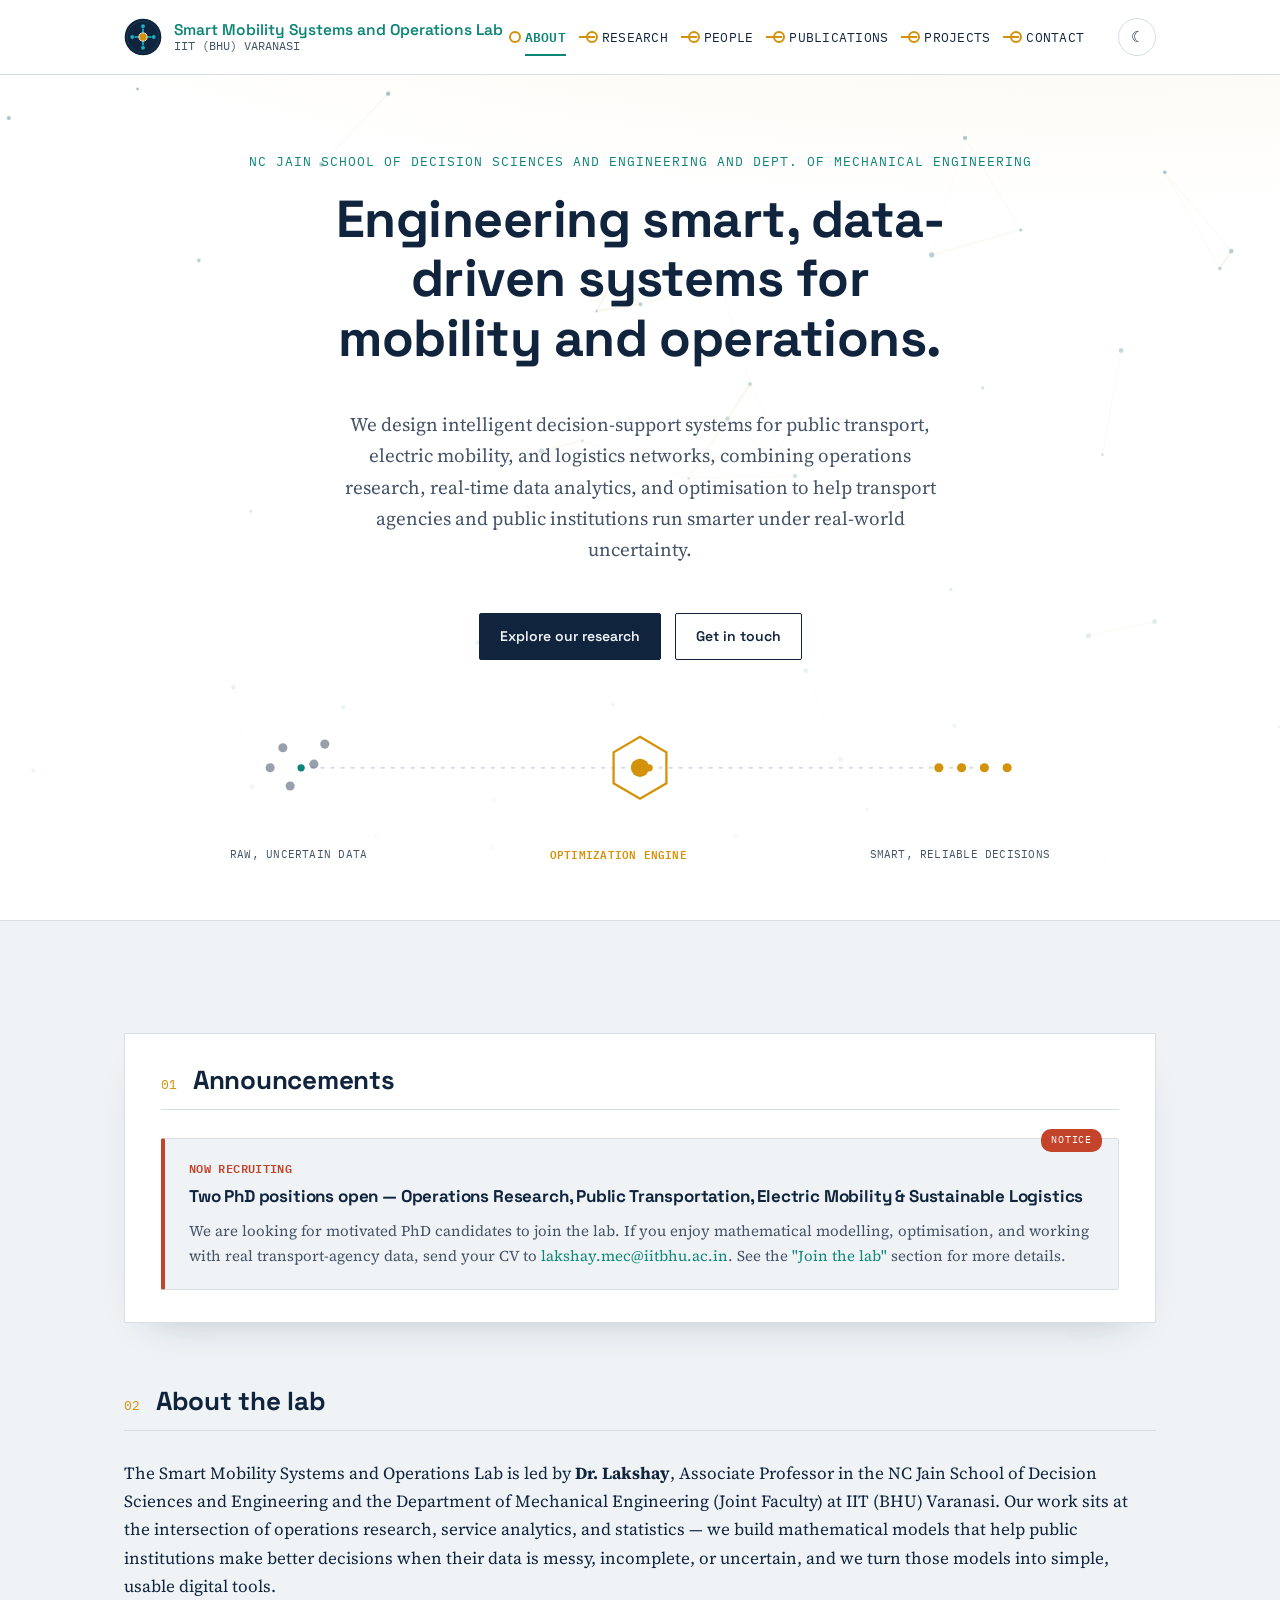
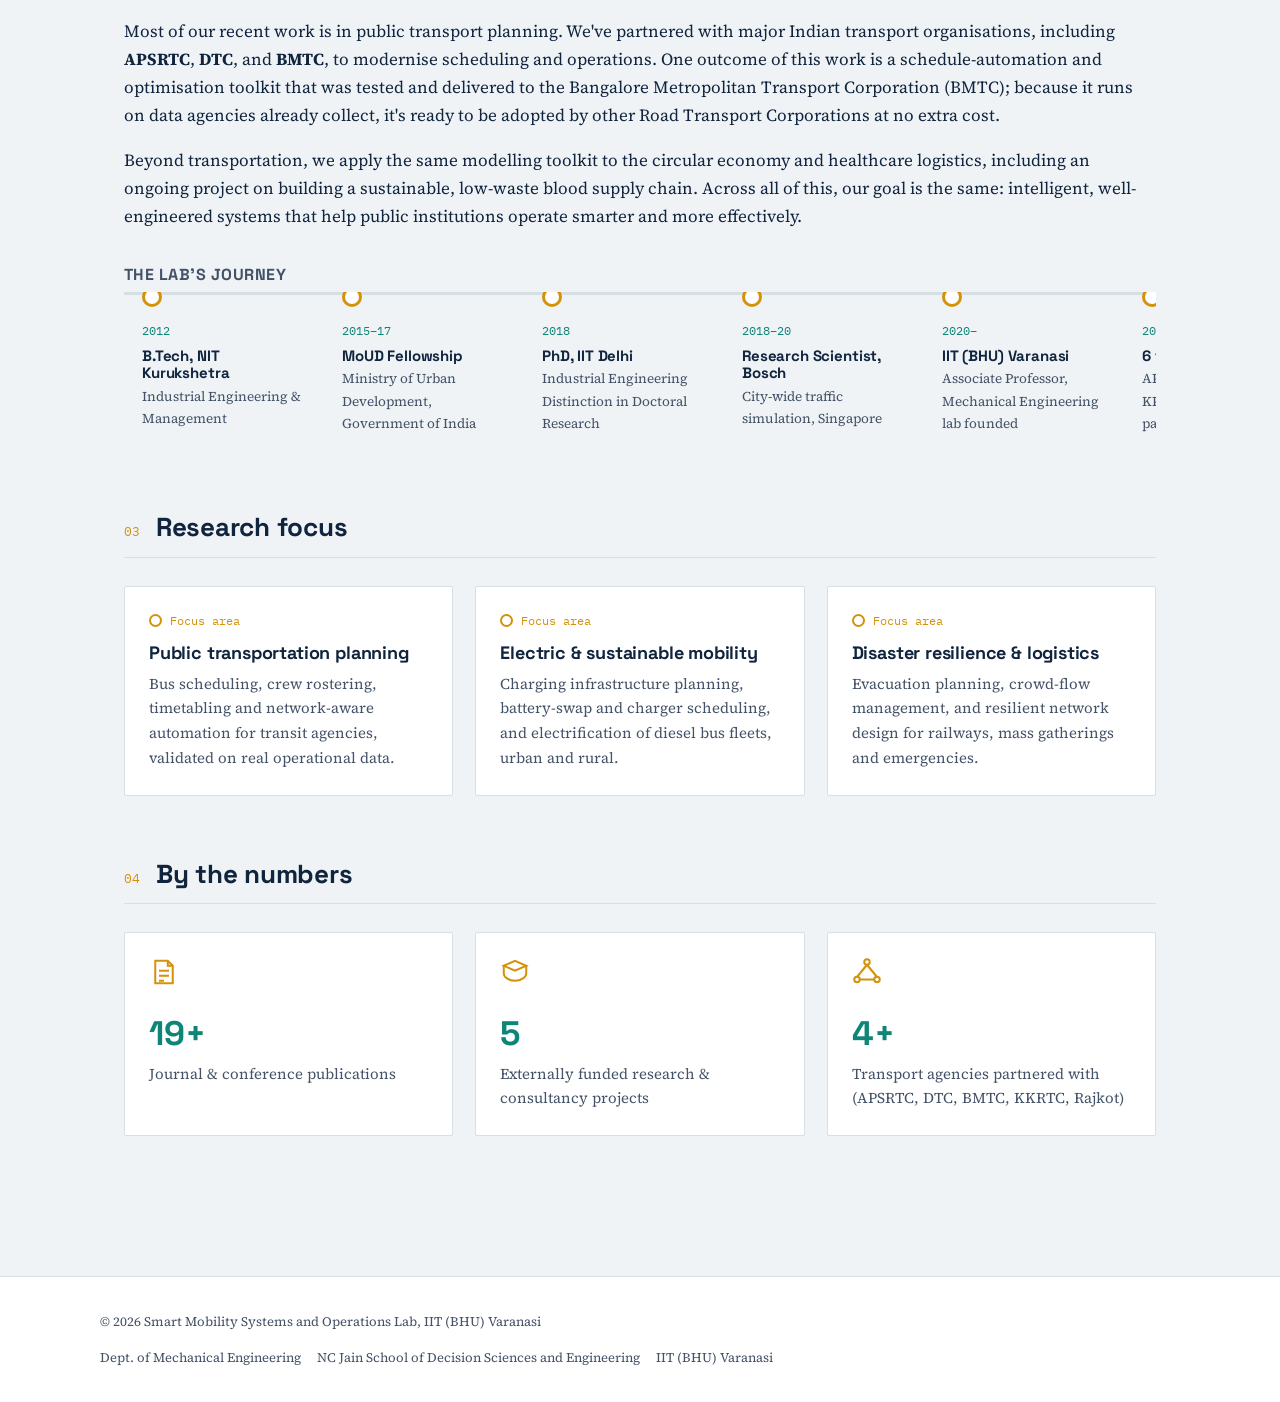
<file: index.html>
<!DOCTYPE html>
<html lang="en">
<head>
<meta charset="UTF-8">
<meta name="viewport" content="width=device-width, initial-scale=1.0">
<title>Smart Mobility Systems and Operations Lab · IIT (BHU) Varanasi</title>
<meta name="description" content="Smart Mobility Systems and Operations Lab, Department of Mechanical Engineering, IIT (BHU) Varanasi operations research for public transportation, electric mobility, disaster resilience and sustainable logistics.">
<link rel="stylesheet" href="css/style.css">
</head>
<body>
<div class="scroll-progress"></div>

<header class="site-header">
  <div class="header-inner">
    <a class="brand" href="index.html" style="text-decoration:none;">
      <div class="brand-mark"><svg viewBox="0 0 120 120" xmlns="http://www.w3.org/2000/svg" role="img" aria-labelledby="th dh"><title id="th">SMSO Lab mark</title><desc id="dh">A gold hub connected by four teal spokes to four outer nodes on a navy circular badge, one spoke per letter of Smart, Mobility, Systems, Operations.</desc><style>.h-bg{fill:#10243E;}.h-ring{fill:none;stroke:#1B6F6F;stroke-width:2;opacity:.5;}.h-spoke{stroke:#17B8C4;stroke-width:5;stroke-linecap:round;transition:stroke-width .25s ease;}svg:hover .h-spoke{stroke-width:6;}.h-node{fill:#17B8C4;stroke:#10243E;stroke-width:2;transform-origin:center;transform-box:fill-box;transition:transform .3s ease;}svg:hover .h-node{transform:scale(1.25);}.h-hub{fill:#D4920B;stroke:#FFFFFF;stroke-width:2.5;transform-origin:center;transform-box:fill-box;transition:transform .4s ease;}svg:hover .h-hub{transform:rotate(20deg);}</style><circle class="h-bg" cx="60" cy="60" r="58"/><circle class="h-ring" cx="60" cy="60" r="50"/><line class="h-spoke" x1="60" y1="60" x2="60" y2="26"/><line class="h-spoke" x1="60" y1="60" x2="94" y2="60"/><line class="h-spoke" x1="60" y1="60" x2="60" y2="94"/><line class="h-spoke" x1="60" y1="60" x2="26" y2="60"/><circle class="h-node" cx="60" cy="26" r="7"/><circle class="h-node" cx="94" cy="60" r="7"/><circle class="h-node" cx="60" cy="94" r="7"/><circle class="h-node" cx="26" cy="60" r="7"/><circle class="h-hub" cx="60" cy="60" r="13"/></svg></div>
      <div class="brand-text">
        <div class="name">Smart Mobility Systems and Operations Lab</div>
        <div class="sub">IIT (BHU) VARANASI</div>
      </div>
    </a>
    <nav class="route" aria-label="Primary">
      <ul>
        <li><a class="current" href="index.html">About</a></li>
        <li><a href="research.html">Research</a></li>
        <li><a href="people.html">People</a></li>
        <li><a href="publications.html">Publications</a></li>
        <li><a href="projects.html">Projects</a></li>
        <li><a href="contact.html">Contact</a></li>
      </ul>
    </nav>
    <div class="header-actions">
      <button class="theme-toggle" aria-label="Toggle dark mode">☾</button>
      <button class="nav-toggle" aria-label="Toggle navigation" aria-expanded="false">☰</button>
    </div>
  </div>
</header>

<section class="hero hero-center">
  <canvas id="network-canvas" aria-hidden="true"></canvas>
  <div class="hero-inner">
    <div class="eyebrow"> NC Jain School of Decision Sciences and Engineering and Dept. of Mechanical Engineering </div>
    <h1>Engineering smart, data-driven systems for mobility and operations.</h1>
    <p class="lede">We design intelligent decision-support systems for public transport, electric mobility, and logistics networks, combining operations research, real-time data analytics, and optimisation to help transport agencies and public institutions run smarter under real-world uncertainty.</p>
    <div class="cta-row">
      <a class="btn primary" href="research.html">Explore our research</a>
      <a class="btn ghost" href="contact.html">Get in touch</a>
    </div>

    <div class="optimize-strip" aria-hidden="true">
      <svg viewBox="0 0 900 140" preserveAspectRatio="xMidYMid meet" class="optimize-svg">
        <path id="pathIn" d="M78,70 L440,70" class="opt-link"/>
        <path id="pathOut" d="M460,70 L822,70" class="opt-link"/>

        <!-- Raw, scattered data points -->
        <circle cx="58" cy="48" r="5" class="opt-dot opt-dot-raw" style="animation-delay:0s"/>
        <circle cx="92" cy="66" r="5" class="opt-dot opt-dot-raw" style="animation-delay:.3s"/>
        <circle cx="66" cy="90" r="5" class="opt-dot opt-dot-raw" style="animation-delay:.6s"/>
        <circle cx="104" cy="44" r="5" class="opt-dot opt-dot-raw" style="animation-delay:.9s"/>
        <circle cx="44" cy="70" r="5" class="opt-dot opt-dot-raw" style="animation-delay:1.2s"/>

        <!-- Optimization engine -->
        <g class="opt-engine">
          <polygon points="450,36 479,53 479,87 450,104 421,87 421,53" class="opt-hex"/>
          <circle cx="450" cy="70" r="10" class="opt-core"/>
        </g>

        <!-- Clean, ordered decision points -->
        <circle cx="778" cy="70" r="5" class="opt-dot opt-dot-clean" style="animation-delay:0s"/>
        <circle cx="803" cy="70" r="5" class="opt-dot opt-dot-clean" style="animation-delay:.25s"/>
        <circle cx="828" cy="70" r="5" class="opt-dot opt-dot-clean" style="animation-delay:.5s"/>
        <circle cx="853" cy="70" r="5" class="opt-dot opt-dot-clean" style="animation-delay:.75s"/>

        <!-- Travelling packets along the two links -->
        <circle r="4" class="opt-packet opt-packet-in"/>
        <circle r="4" class="opt-packet opt-packet-out"/>
      </svg>
      <div class="optimize-labels">
        <span>Raw, Uncertain Data</span>
        <span>Optimization Engine</span>
        <span>Smart, Reliable Decisions</span>
      </div>
    </div>
  </div>
</section>

<main>

  <section id="announcements" class="reveal">
    <div class="section-head reveal"><span class="num">01</span><h2>Announcements</h2></div>
    <div class="announce reveal">
      <div class="meta">Now recruiting</div>
      <h4>Two PhD positions open — Operations Research, Public Transportation, Electric Mobility &amp; Sustainable Logistics</h4>
      <p>We are looking for motivated PhD candidates to join the lab. If you enjoy mathematical modelling, optimisation, and working with real transport-agency data, send your CV to
      <a href="mailto:lakshay.mec@iitbhu.ac.in">lakshay.mec@iitbhu.ac.in</a>. See the <a href="people.html#join">"Join the lab"</a> section for more details.</p>
    </div>
  </section>

  <section id="about" class="reveal">
    <div class="section-head reveal"><span class="num">02</span><h2>About the lab</h2></div>
    <p>The Smart Mobility Systems and Operations Lab is led by <strong>Dr. Lakshay</strong>, Associate Professor in the NC Jain School of Decision Sciences and Engineering and the Department of Mechanical Engineering (Joint Faculty) at IIT (BHU) Varanasi. Our work sits at the intersection of operations research, service analytics, and statistics — we build mathematical models that help public institutions make better decisions when their data is messy, incomplete, or uncertain, and we turn those models into simple, usable digital tools.</p>
    <p>Most of our recent work is in public transport planning. We've partnered with major Indian transport organisations, including <strong>APSRTC</strong>, <strong>DTC</strong>, and <strong>BMTC</strong>, to modernise scheduling and operations. One outcome of this work is a schedule-automation and optimisation toolkit that was tested and delivered to the Bangalore Metropolitan Transport Corporation (BMTC); because it runs on data agencies already collect, it's ready to be adopted by other Road Transport Corporations at no extra cost.</p>
    <p>Beyond transportation, we apply the same modelling toolkit to the circular economy and healthcare logistics, including an ongoing project on building a sustainable, low-waste blood supply chain. Across all of this, our goal is the same: intelligent, well-engineered systems that help public institutions operate smarter and more effectively.</p>

    <h3 style="margin-top:36px; font-size:16px; text-transform:uppercase; letter-spacing:.03em; color:var(--ink-soft);">The lab's journey</h3>
    <div class="journey">
      <div class="journey-stop"><div class="yr">2012</div><h4>B.Tech, NIT Kurukshetra</h4><p>Industrial Engineering &amp; Management</p></div>
      <div class="journey-stop"><div class="yr">2015–17</div><h4>MoUD Fellowship</h4><p>Ministry of Urban Development, Government of India</p></div>
      <div class="journey-stop"><div class="yr">2018</div><h4>PhD, IIT Delhi</h4><p>Industrial Engineering Distinction in Doctoral Research</p></div>
      <div class="journey-stop"><div class="yr">2018–20</div><h4>Research Scientist, Bosch</h4><p>City-wide traffic simulation, Singapore</p></div>
      <div class="journey-stop"><div class="yr">2020–</div><h4>IIT (BHU) Varanasi</h4><p>Associate Professor, Mechanical Engineering lab founded</p></div>
      <div class="journey-stop"><div class="yr">2023–26</div><h4>6 funded projects</h4><p>APSRTC, DTC, BMTC, KKRTC &amp; Rajkot partnerships</p></div>
    </div>
  </section>

  <section id="focus">
    <div class="section-head reveal"><span class="num">03</span><h2>Research focus</h2></div>
    <div class="grid cols-3">
      <div class="card reveal stagger" style="--d:0s">
        <div class="stop-index">Focus area</div>
        <h3>Public transportation planning</h3>
        <p>Bus scheduling, crew rostering, timetabling and network-aware automation for transit agencies, validated on real operational data.</p>
      </div>
      <div class="card reveal stagger" style="--d:.1s">
        <div class="stop-index">Focus area</div>
        <h3>Electric &amp; sustainable mobility</h3>
        <p>Charging infrastructure planning, battery-swap and charger scheduling, and electrification of diesel bus fleets, urban and rural.</p>
      </div>
      <div class="card reveal stagger" style="--d:.2s">
        <div class="stop-index">Focus area</div>
        <h3>Disaster resilience &amp; logistics</h3>
        <p>Evacuation planning, crowd-flow management, and resilient network design for railways, mass gatherings and emergencies.</p>
      </div>
    </div>
  </section>

  <section id="quick-facts">
    <div class="section-head reveal"><span class="num">04</span><h2>By the numbers</h2></div>
    <div class="grid cols-3">
      <div class="card reveal stagger" style="--d:0s">
        <svg class="stat-icon" viewBox="0 0 24 24" aria-hidden="true"><path d="M5 3h10l4 4v14H5z" fill="none" stroke="currentColor" stroke-width="1.6"/><path d="M15 3v4h4" fill="none" stroke="currentColor" stroke-width="1.6"/><line x1="8" y1="11" x2="16" y2="11" stroke="currentColor" stroke-width="1.6"/><line x1="8" y1="15" x2="16" y2="15" stroke="currentColor" stroke-width="1.6"/><line x1="8" y1="19" x2="12" y2="19" stroke="currentColor" stroke-width="1.6"/></svg>
        <div class="stat-num"><span data-counter="25" data-suffix="+">0+</span></div><p>Journal &amp; conference publications</p>
      </div>
      <div class="card reveal stagger" style="--d:.1s">
        <svg class="stat-icon" viewBox="0 0 24 24" aria-hidden="true"><path d="M3 7l9-4 9 4-9 4-9-4z" fill="none" stroke="currentColor" stroke-width="1.6"/><path d="M3 7v6c0 3 4 6 9 6s9-3 9-6V7" fill="none" stroke="currentColor" stroke-width="1.6"/></svg>
        <div class="stat-num"><span data-counter="6">0</span></div><p>Externally funded research &amp; consultancy projects</p>
      </div>
      <div class="card reveal stagger" style="--d:.2s">
        <svg class="stat-icon" viewBox="0 0 24 24" aria-hidden="true"><circle cx="12" cy="4" r="2.2" fill="none" stroke="currentColor" stroke-width="1.6"/><circle cx="4" cy="18" r="2.2" fill="none" stroke="currentColor" stroke-width="1.6"/><circle cx="20" cy="18" r="2.2" fill="none" stroke="currentColor" stroke-width="1.6"/><line x1="12" y1="6.2" x2="4" y2="16" stroke="currentColor" stroke-width="1.6"/><line x1="12" y1="6.2" x2="20" y2="16" stroke="currentColor" stroke-width="1.6"/><line x1="6" y1="18" x2="18" y2="18" stroke="currentColor" stroke-width="1.6"/></svg>
        <div class="stat-num"><span data-counter="5" data-suffix="+">0+</span></div><p>Transport agencies partnered with (APSRTC, DTC, BMTC, KKRTC, Rajkot)</p>
      </div>
    </div>
  </section>

</main>

<footer>
  <div class="footer-inner">
    <div>© <span id="year"></span> Smart Mobility Systems and Operations Lab, IIT (BHU) Varanasi</div>
    <div class="footer-links">
      <a href="https://www.iitbhu.ac.in/dept/mec" target="_blank" rel="noopener">Dept. of Mechanical Engineering</a> 
      <a href="https://www.iitbhu.ac.in/dept/dse" target="_blank" rel="noopener">NC Jain School of Decision Sciences and Engineering</a> 
      <a href="https://www.iitbhu.ac.in" target="_blank" rel="noopener">IIT (BHU) Varanasi</a>
    </div>
  </div>
</footer>
<button class="back-to-top" aria-label="Back to top">↑</button>
<script src="assets/js/main.js"></script>
</body>
</html>
</file>
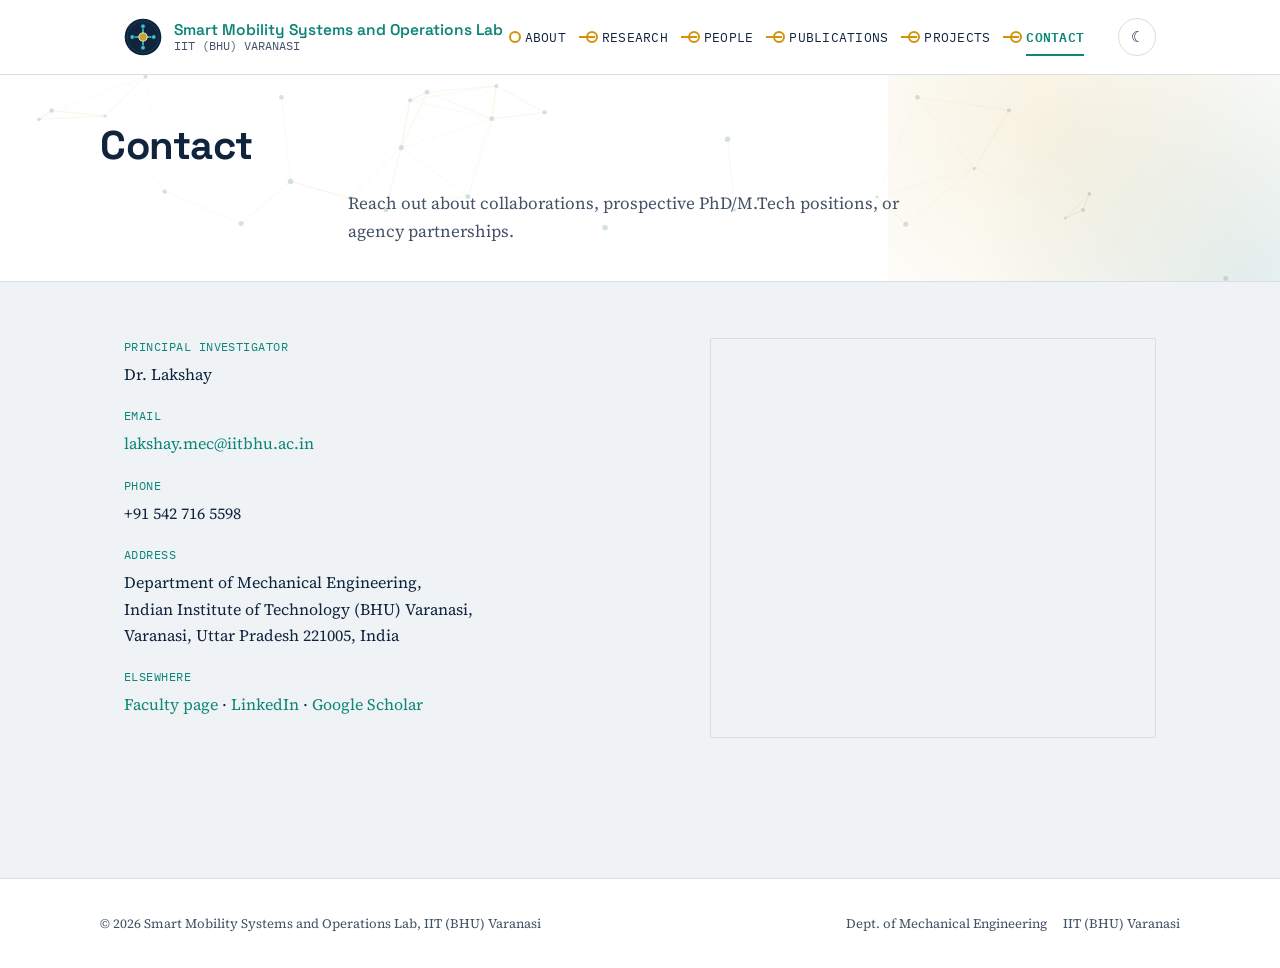
<file: contact.html>
<!DOCTYPE html>
<html lang="en">
<head>
<meta charset="UTF-8">
<meta name="viewport" content="width=device-width, initial-scale=1.0">
<title>Contact · Smart Mobility Systems and Operations Lab</title>
<link rel="stylesheet" href="css/style.css">
</head>
<body>
<div class="scroll-progress"></div>

<header class="site-header">
  <div class="header-inner">
    <a class="brand" href="index.html" style="text-decoration:none;">
      <div class="brand-mark"><svg viewBox="0 0 120 120" xmlns="http://www.w3.org/2000/svg" role="img" aria-labelledby="th dh"><title id="th">SMSO Lab mark</title><desc id="dh">A gold hub connected by four teal spokes to four outer nodes on a navy circular badge, one spoke per letter of Smart, Mobility, Systems, Operations.</desc><style>.h-bg{fill:#10243E;}.h-ring{fill:none;stroke:#1B6F6F;stroke-width:2;opacity:.5;}.h-spoke{stroke:#3FC7C1;stroke-width:5;stroke-linecap:round;transition:stroke-width .25s ease;}svg:hover .h-spoke{stroke-width:6;}.h-node{fill:#3FC7C1;stroke:#10243E;stroke-width:2;transform-origin:center;transform-box:fill-box;transition:transform .3s ease;}svg:hover .h-node{transform:scale(1.25);}.h-hub{fill:#C9A227;stroke:#FFFFFF;stroke-width:2.5;transform-origin:center;transform-box:fill-box;transition:transform .4s ease;}svg:hover .h-hub{transform:rotate(20deg);}</style><circle class="h-bg" cx="60" cy="60" r="58"/><circle class="h-ring" cx="60" cy="60" r="50"/><line class="h-spoke" x1="60" y1="60" x2="60" y2="26"/><line class="h-spoke" x1="60" y1="60" x2="94" y2="60"/><line class="h-spoke" x1="60" y1="60" x2="60" y2="94"/><line class="h-spoke" x1="60" y1="60" x2="26" y2="60"/><circle class="h-node" cx="60" cy="26" r="7"/><circle class="h-node" cx="94" cy="60" r="7"/><circle class="h-node" cx="60" cy="94" r="7"/><circle class="h-node" cx="26" cy="60" r="7"/><circle class="h-hub" cx="60" cy="60" r="13"/></svg></div>
      <div class="brand-text">
        <div class="name">Smart Mobility Systems and Operations Lab</div>
        <div class="sub">IIT (BHU) VARANASI</div>
      </div>
    </a>
    <nav class="route" aria-label="Primary">
      <ul>
        <li><a href="index.html">About</a></li>
        <li><a href="research.html">Research</a></li>
        <li><a href="people.html">People</a></li>
        <li><a href="publications.html">Publications</a></li>
        <li><a href="projects.html">Projects</a></li>
        <li><a class="current" href="contact.html">Contact</a></li>
      </ul>
    </nav>
    <div class="header-actions">
      <button class="theme-toggle" aria-label="Toggle dark mode">☾</button>
      <button class="nav-toggle" aria-label="Toggle navigation" aria-expanded="false">☰</button>
    </div>
  </div>
</header>

<div class="page-hero">
  <canvas id="network-canvas" aria-hidden="true" style="position:absolute;inset:0;width:100%;height:100%;opacity:.35;pointer-events:none;"></canvas>
  <div class="page-hero-inner">
    <h1>Contact</h1>
    <p class="lede">Reach out about collaborations, prospective PhD/M.Tech positions, or agency partnerships.</p>
  </div>
</div>

<main>
  <div class="contact-grid">
    <div>
      <div class="contact-item">
        <div class="label">Principal Investigator</div>
        <div>Dr. Lakshay</div>
      </div>
      <div class="contact-item">
        <div class="label">Email</div>
        <div><a href="mailto:lakshay.mec@iitbhu.ac.in">lakshay.mec@iitbhu.ac.in</a></div>
      </div>
      <div class="contact-item">
        <div class="label">Phone</div>
        <div>+91 542 716 5598</div>
      </div>
      <div class="contact-item">
        <div class="label">Address</div>
        <div>Department of Mechanical Engineering,<br>Indian Institute of Technology (BHU) Varanasi,<br>Varanasi, Uttar Pradesh 221005, India</div>
      </div>
      <div class="contact-item">
        <div class="label">Elsewhere</div>
        <div>
          <a href="https://www.iitbhu.ac.in/dept/mec/people/lakshaymec" target="_blank" rel="noopener">Faculty page</a> ·
          <a href="https://www.linkedin.com/in/lakshay-taneja-345a35150/" target="_blank" rel="noopener">LinkedIn</a> ·
          <a href="https://scholar.google.com/citations?user=Z9TCeUoAAAAJ" target="_blank" rel="noopener">Google Scholar</a>
        </div>
      </div>
    </div>
    <div class="map-frame">
      <iframe
        src="https://www.google.com/maps?q=Indian+Institute+of+Technology+BHU+Varanasi+Mechanical+Engineering&output=embed"
        loading="lazy" referrerpolicy="no-referrer-when-downgrade" title="Map to IIT (BHU) Varanasi, Mechanical Engineering Department"></iframe>
    </div>
  </div>
</main>

<footer>
  <div class="footer-inner">
    <div>© <span id="year"></span> Smart Mobility Systems and Operations Lab, IIT (BHU) Varanasi</div>
    <div class="footer-links">
      <a href="https://www.iitbhu.ac.in/dept/mec" target="_blank" rel="noopener">Dept. of Mechanical Engineering</a>
      <a href="https://www.iitbhu.ac.in" target="_blank" rel="noopener">IIT (BHU) Varanasi</a>
    </div>
  </div>
</footer>
<button class="back-to-top" aria-label="Back to top">↑</button>
<script src="assets/js/main.js"></script>
</body>
</html>
</file>
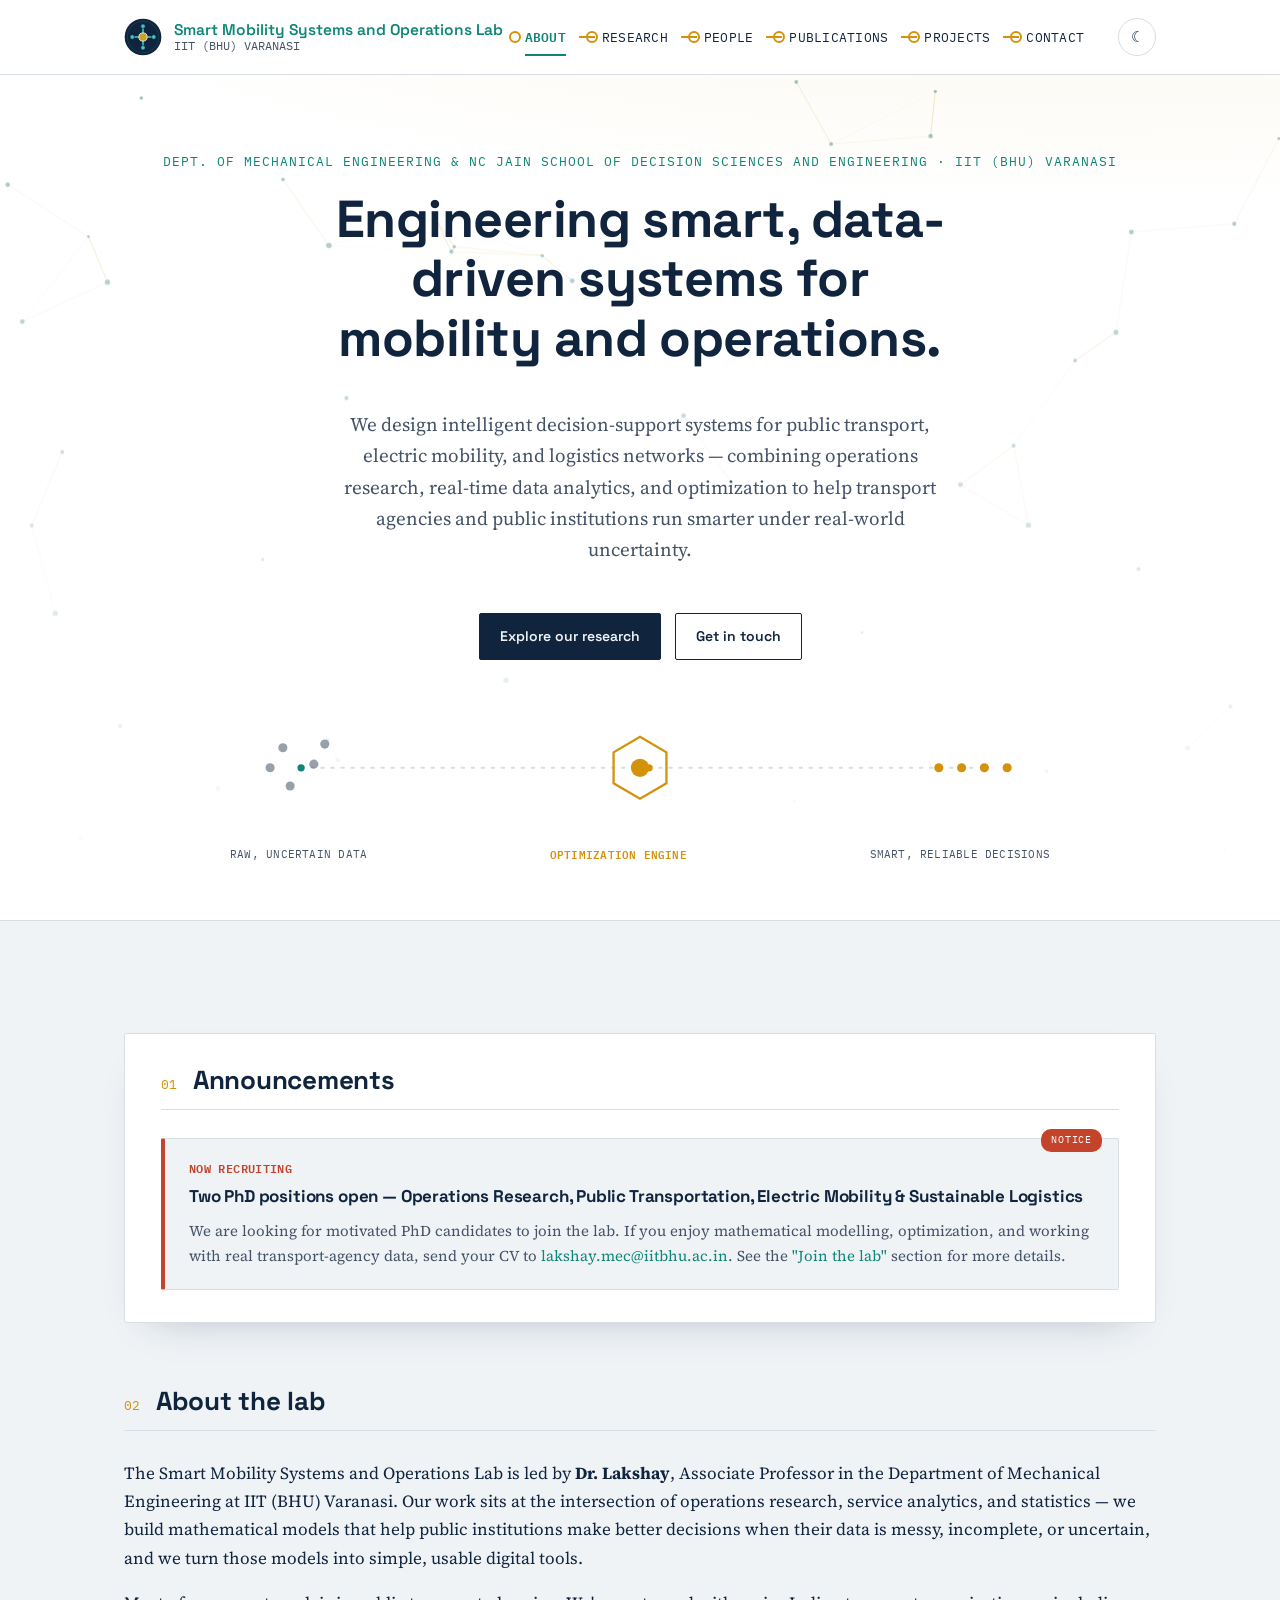
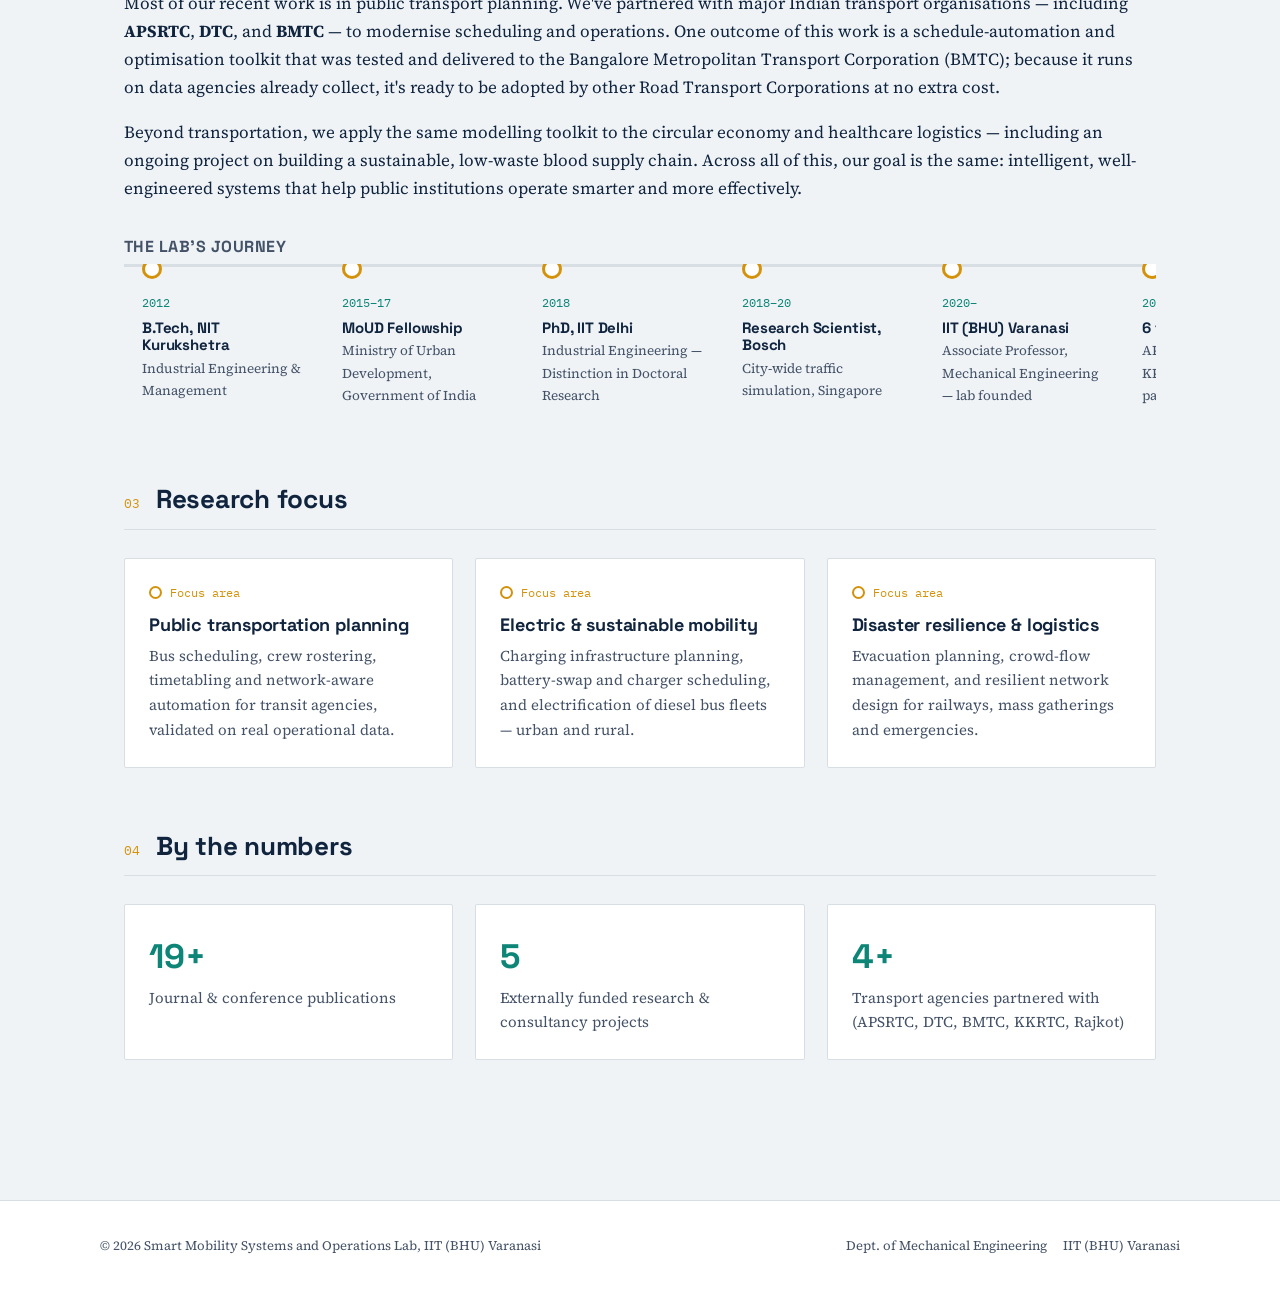
<file: index (4).html>
<!DOCTYPE html>
<html lang="en">
<head>
<meta charset="UTF-8">
<meta name="viewport" content="width=device-width, initial-scale=1.0">
<title>Smart Mobility Systems and Operations Lab · IIT (BHU) Varanasi</title>
<meta name="description" content="Smart Mobility Systems and Operations Lab, Department of Mechanical Engineering, IIT (BHU) Varanasi — operations research for public transportation, electric mobility, disaster resilience and sustainable logistics.">
<link rel="stylesheet" href="css/style.css">
</head>
<body>
<div class="scroll-progress"></div>

<header class="site-header">
  <div class="header-inner">
    <a class="brand" href="index.html" style="text-decoration:none;">
      <div class="brand-mark"><svg viewBox="0 0 120 120" xmlns="http://www.w3.org/2000/svg" role="img" aria-labelledby="th dh"><title id="th">SMSO Lab mark</title><desc id="dh">A gold hub connected by four teal spokes to four outer nodes on a navy circular badge, one spoke per letter of Smart, Mobility, Systems, Operations.</desc><style>.h-bg{fill:#10243E;}.h-ring{fill:none;stroke:#1B6F6F;stroke-width:2;opacity:.5;}.h-spoke{stroke:#3FC7C1;stroke-width:5;stroke-linecap:round;transition:stroke-width .25s ease;}svg:hover .h-spoke{stroke-width:6;}.h-node{fill:#3FC7C1;stroke:#10243E;stroke-width:2;transform-origin:center;transform-box:fill-box;transition:transform .3s ease;}svg:hover .h-node{transform:scale(1.25);}.h-hub{fill:#C9A227;stroke:#FFFFFF;stroke-width:2.5;transform-origin:center;transform-box:fill-box;transition:transform .4s ease;}svg:hover .h-hub{transform:rotate(20deg);}</style><circle class="h-bg" cx="60" cy="60" r="58"/><circle class="h-ring" cx="60" cy="60" r="50"/><line class="h-spoke" x1="60" y1="60" x2="60" y2="26"/><line class="h-spoke" x1="60" y1="60" x2="94" y2="60"/><line class="h-spoke" x1="60" y1="60" x2="60" y2="94"/><line class="h-spoke" x1="60" y1="60" x2="26" y2="60"/><circle class="h-node" cx="60" cy="26" r="7"/><circle class="h-node" cx="94" cy="60" r="7"/><circle class="h-node" cx="60" cy="94" r="7"/><circle class="h-node" cx="26" cy="60" r="7"/><circle class="h-hub" cx="60" cy="60" r="13"/></svg></div>
      <div class="brand-text">
        <div class="name">Smart Mobility Systems and Operations Lab</div>
        <div class="sub">IIT (BHU) VARANASI</div>
      </div>
    </a>
    <nav class="route" aria-label="Primary">
      <ul>
        <li><a class="current" href="index.html">About</a></li>
        <li><a href="research.html">Research</a></li>
        <li><a href="people.html">People</a></li>
        <li><a href="publications.html">Publications</a></li>
        <li><a href="projects.html">Projects</a></li>
        <li><a href="contact.html">Contact</a></li>
      </ul>
    </nav>
    <div class="header-actions">
      <button class="theme-toggle" aria-label="Toggle dark mode">☾</button>
      <button class="nav-toggle" aria-label="Toggle navigation" aria-expanded="false">☰</button>
    </div>
  </div>
</header>

<section class="hero hero-center">
  <canvas id="network-canvas" aria-hidden="true"></canvas>
  <div class="hero-inner">
    <div class="eyebrow">Dept. of Mechanical Engineering &amp; NC Jain School of Decision Sciences and Engineering · IIT (BHU) Varanasi</div>
    <h1>Engineering smart, data-driven systems for mobility and operations.</h1>
    <p class="lede">We design intelligent decision-support systems for public transport, electric mobility, and logistics networks — combining operations research, real-time data analytics, and optimization to help transport agencies and public institutions run smarter under real-world uncertainty.</p>
    <div class="cta-row">
      <a class="btn primary" href="research.html">Explore our research</a>
      <a class="btn ghost" href="contact.html">Get in touch</a>
    </div>

    <div class="optimize-strip" aria-hidden="true">
      <svg viewBox="0 0 900 140" preserveAspectRatio="xMidYMid meet" class="optimize-svg">
        <path id="pathIn" d="M78,70 L440,70" class="opt-link"/>
        <path id="pathOut" d="M460,70 L822,70" class="opt-link"/>

        <!-- Raw, scattered data points -->
        <circle cx="58" cy="48" r="5" class="opt-dot opt-dot-raw" style="animation-delay:0s"/>
        <circle cx="92" cy="66" r="5" class="opt-dot opt-dot-raw" style="animation-delay:.3s"/>
        <circle cx="66" cy="90" r="5" class="opt-dot opt-dot-raw" style="animation-delay:.6s"/>
        <circle cx="104" cy="44" r="5" class="opt-dot opt-dot-raw" style="animation-delay:.9s"/>
        <circle cx="44" cy="70" r="5" class="opt-dot opt-dot-raw" style="animation-delay:1.2s"/>

        <!-- Optimization engine -->
        <g class="opt-engine">
          <polygon points="450,36 479,53 479,87 450,104 421,87 421,53" class="opt-hex"/>
          <circle cx="450" cy="70" r="10" class="opt-core"/>
        </g>

        <!-- Clean, ordered decision points -->
        <circle cx="778" cy="70" r="5" class="opt-dot opt-dot-clean" style="animation-delay:0s"/>
        <circle cx="803" cy="70" r="5" class="opt-dot opt-dot-clean" style="animation-delay:.25s"/>
        <circle cx="828" cy="70" r="5" class="opt-dot opt-dot-clean" style="animation-delay:.5s"/>
        <circle cx="853" cy="70" r="5" class="opt-dot opt-dot-clean" style="animation-delay:.75s"/>

        <!-- Travelling packets along the two links -->
        <circle r="4" class="opt-packet opt-packet-in"/>
        <circle r="4" class="opt-packet opt-packet-out"/>
      </svg>
      <div class="optimize-labels">
        <span>Raw, Uncertain Data</span>
        <span>Optimization Engine</span>
        <span>Smart, Reliable Decisions</span>
      </div>
    </div>
  </div>
</section>

<main>

  <section id="announcements" class="reveal">
    <div class="section-head reveal"><span class="num">01</span><h2>Announcements</h2></div>
    <div class="announce reveal">
      <div class="meta">Now recruiting</div>
      <h4>Two PhD positions open — Operations Research, Public Transportation, Electric Mobility &amp; Sustainable Logistics</h4>
      <p>We are looking for motivated PhD candidates to join the lab. If you enjoy mathematical modelling, optimization, and working with real transport-agency data, send your CV to
      <a href="mailto:lakshay.mec@iitbhu.ac.in">lakshay.mec@iitbhu.ac.in</a>. See the <a href="people.html#join">"Join the lab"</a> section for more details.</p>
    </div>
  </section>

  <section id="about" class="reveal">
    <div class="section-head reveal"><span class="num">02</span><h2>About the lab</h2></div>
    <p>The Smart Mobility Systems and Operations Lab is led by <strong>Dr. Lakshay</strong>, Associate Professor in the Department of Mechanical Engineering at IIT (BHU) Varanasi. Our work sits at the intersection of operations research, service analytics, and statistics — we build mathematical models that help public institutions make better decisions when their data is messy, incomplete, or uncertain, and we turn those models into simple, usable digital tools.</p>
    <p>Most of our recent work is in public transport planning. We've partnered with major Indian transport organisations — including <strong>APSRTC</strong>, <strong>DTC</strong>, and <strong>BMTC</strong> — to modernise scheduling and operations. One outcome of this work is a schedule-automation and optimisation toolkit that was tested and delivered to the Bangalore Metropolitan Transport Corporation (BMTC); because it runs on data agencies already collect, it's ready to be adopted by other Road Transport Corporations at no extra cost.</p>
    <p>Beyond transportation, we apply the same modelling toolkit to the circular economy and healthcare logistics — including an ongoing project on building a sustainable, low-waste blood supply chain. Across all of this, our goal is the same: intelligent, well-engineered systems that help public institutions operate smarter and more effectively.</p>

    <h3 style="margin-top:36px; font-size:16px; text-transform:uppercase; letter-spacing:.03em; color:var(--ink-soft);">The lab's journey</h3>
    <div class="journey">
      <div class="journey-stop"><div class="yr">2012</div><h4>B.Tech, NIT Kurukshetra</h4><p>Industrial Engineering &amp; Management</p></div>
      <div class="journey-stop"><div class="yr">2015–17</div><h4>MoUD Fellowship</h4><p>Ministry of Urban Development, Government of India</p></div>
      <div class="journey-stop"><div class="yr">2018</div><h4>PhD, IIT Delhi</h4><p>Industrial Engineering — Distinction in Doctoral Research</p></div>
      <div class="journey-stop"><div class="yr">2018–20</div><h4>Research Scientist, Bosch</h4><p>City-wide traffic simulation, Singapore</p></div>
      <div class="journey-stop"><div class="yr">2020–</div><h4>IIT (BHU) Varanasi</h4><p>Associate Professor, Mechanical Engineering — lab founded</p></div>
      <div class="journey-stop"><div class="yr">2023–26</div><h4>6 funded projects</h4><p>APSRTC, DTC, BMTC, KKRTC &amp; Rajkot partnerships</p></div>
    </div>
  </section>

  <section id="focus">
    <div class="section-head reveal"><span class="num">03</span><h2>Research focus</h2></div>
    <div class="grid cols-3">
      <div class="card reveal stagger" style="--d:0s">
        <div class="stop-index">Focus area</div>
        <h3>Public transportation planning</h3>
        <p>Bus scheduling, crew rostering, timetabling and network-aware automation for transit agencies, validated on real operational data.</p>
      </div>
      <div class="card reveal stagger" style="--d:.1s">
        <div class="stop-index">Focus area</div>
        <h3>Electric &amp; sustainable mobility</h3>
        <p>Charging infrastructure planning, battery-swap and charger scheduling, and electrification of diesel bus fleets — urban and rural.</p>
      </div>
      <div class="card reveal stagger" style="--d:.2s">
        <div class="stop-index">Focus area</div>
        <h3>Disaster resilience &amp; logistics</h3>
        <p>Evacuation planning, crowd-flow management, and resilient network design for railways, mass gatherings and emergencies.</p>
      </div>
    </div>
  </section>

  <section id="quick-facts">
    <div class="section-head reveal"><span class="num">04</span><h2>By the numbers</h2></div>
    <div class="grid cols-3">
      <div class="card reveal stagger" style="--d:0s"><div class="stat-num"><span data-counter="25" data-suffix="+">0+</span></div><p>Journal &amp; conference publications</p></div>
      <div class="card reveal stagger" style="--d:.1s"><div class="stat-num"><span data-counter="6">0</span></div><p>Externally funded research &amp; consultancy projects</p></div>
      <div class="card reveal stagger" style="--d:.2s"><div class="stat-num"><span data-counter="5" data-suffix="+">0+</span></div><p>Transport agencies partnered with (APSRTC, DTC, BMTC, KKRTC, Rajkot)</p></div>
    </div>
  </section>

</main>

<footer>
  <div class="footer-inner">
    <div>© <span id="year"></span> Smart Mobility Systems and Operations Lab, IIT (BHU) Varanasi</div>
    <div class="footer-links">
      <a href="https://www.iitbhu.ac.in/dept/mec" target="_blank" rel="noopener">Dept. of Mechanical Engineering</a>
      <a href="https://www.iitbhu.ac.in" target="_blank" rel="noopener">IIT (BHU) Varanasi</a>
    </div>
  </div>
</footer>
<button class="back-to-top" aria-label="Back to top">↑</button>
<script src="assets/js/main.js"></script>
</body>
</html>
</file>
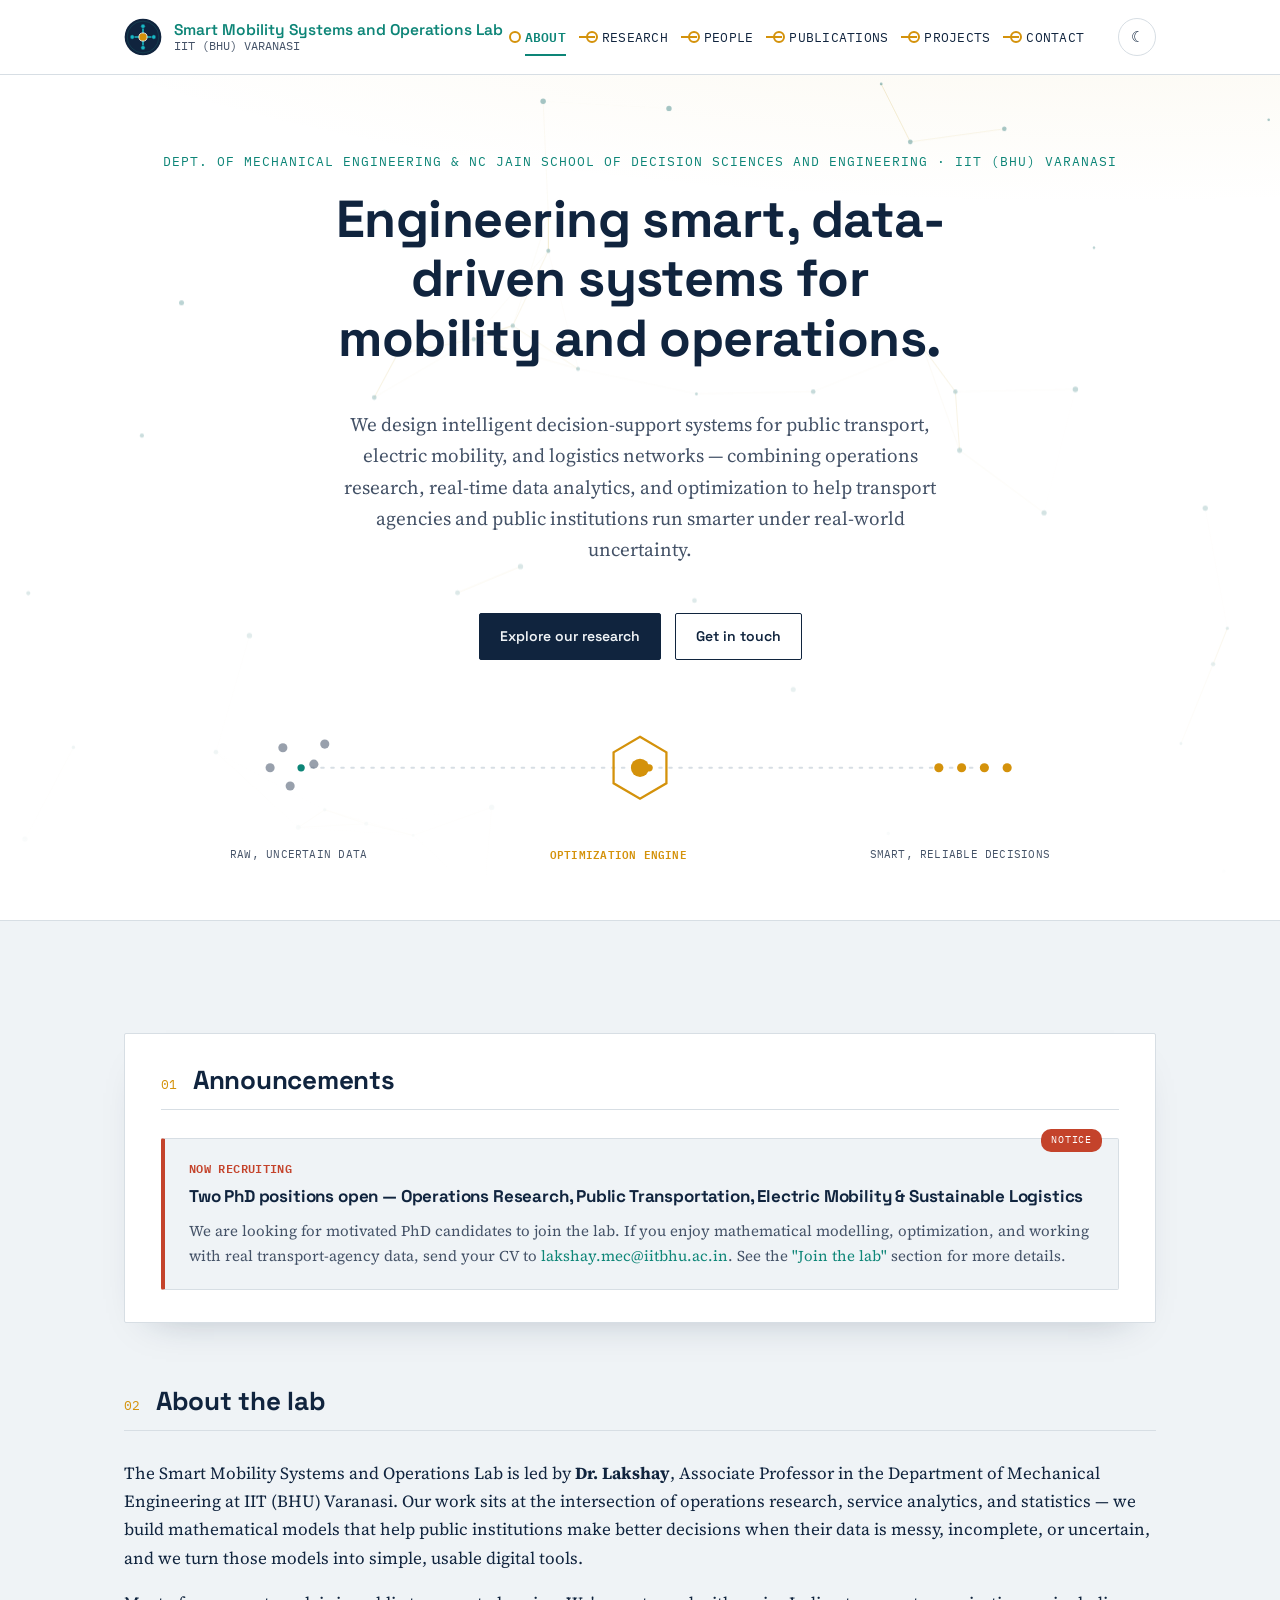
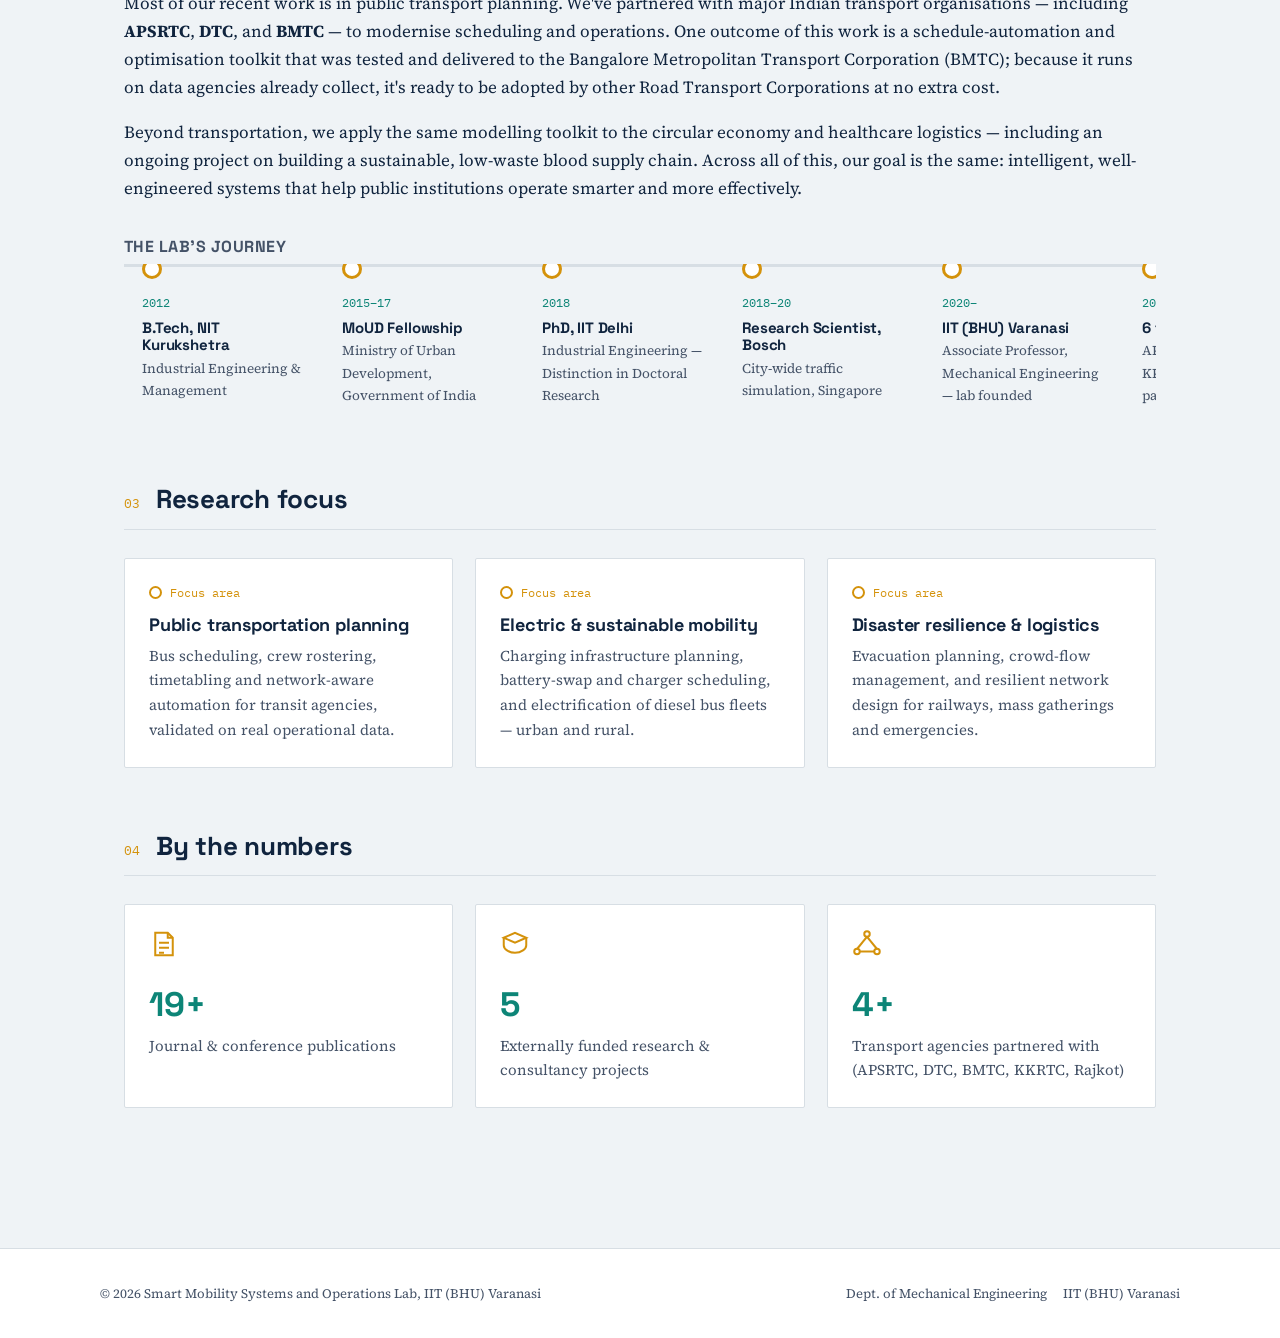
<file: index (5).html>
<!DOCTYPE html>
<html lang="en">
<head>
<meta charset="UTF-8">
<meta name="viewport" content="width=device-width, initial-scale=1.0">
<title>Smart Mobility Systems and Operations Lab · IIT (BHU) Varanasi</title>
<meta name="description" content="Smart Mobility Systems and Operations Lab, Department of Mechanical Engineering, IIT (BHU) Varanasi — operations research for public transportation, electric mobility, disaster resilience and sustainable logistics.">
<link rel="stylesheet" href="css/style.css">
</head>
<body>
<div class="scroll-progress"></div>

<header class="site-header">
  <div class="header-inner">
    <a class="brand" href="index.html" style="text-decoration:none;">
      <div class="brand-mark"><svg viewBox="0 0 120 120" xmlns="http://www.w3.org/2000/svg" role="img" aria-labelledby="th dh"><title id="th">SMSO Lab mark</title><desc id="dh">A gold hub connected by four teal spokes to four outer nodes on a navy circular badge, one spoke per letter of Smart, Mobility, Systems, Operations.</desc><style>.h-bg{fill:#10243E;}.h-ring{fill:none;stroke:#1B6F6F;stroke-width:2;opacity:.5;}.h-spoke{stroke:#17B8C4;stroke-width:5;stroke-linecap:round;transition:stroke-width .25s ease;}svg:hover .h-spoke{stroke-width:6;}.h-node{fill:#17B8C4;stroke:#10243E;stroke-width:2;transform-origin:center;transform-box:fill-box;transition:transform .3s ease;}svg:hover .h-node{transform:scale(1.25);}.h-hub{fill:#D4920B;stroke:#FFFFFF;stroke-width:2.5;transform-origin:center;transform-box:fill-box;transition:transform .4s ease;}svg:hover .h-hub{transform:rotate(20deg);}</style><circle class="h-bg" cx="60" cy="60" r="58"/><circle class="h-ring" cx="60" cy="60" r="50"/><line class="h-spoke" x1="60" y1="60" x2="60" y2="26"/><line class="h-spoke" x1="60" y1="60" x2="94" y2="60"/><line class="h-spoke" x1="60" y1="60" x2="60" y2="94"/><line class="h-spoke" x1="60" y1="60" x2="26" y2="60"/><circle class="h-node" cx="60" cy="26" r="7"/><circle class="h-node" cx="94" cy="60" r="7"/><circle class="h-node" cx="60" cy="94" r="7"/><circle class="h-node" cx="26" cy="60" r="7"/><circle class="h-hub" cx="60" cy="60" r="13"/></svg></div>
      <div class="brand-text">
        <div class="name">Smart Mobility Systems and Operations Lab</div>
        <div class="sub">IIT (BHU) VARANASI</div>
      </div>
    </a>
    <nav class="route" aria-label="Primary">
      <ul>
        <li><a class="current" href="index.html">About</a></li>
        <li><a href="research.html">Research</a></li>
        <li><a href="people.html">People</a></li>
        <li><a href="publications.html">Publications</a></li>
        <li><a href="projects.html">Projects</a></li>
        <li><a href="contact.html">Contact</a></li>
      </ul>
    </nav>
    <div class="header-actions">
      <button class="theme-toggle" aria-label="Toggle dark mode">☾</button>
      <button class="nav-toggle" aria-label="Toggle navigation" aria-expanded="false">☰</button>
    </div>
  </div>
</header>

<section class="hero hero-center">
  <canvas id="network-canvas" aria-hidden="true"></canvas>
  <div class="hero-inner">
    <div class="eyebrow">Dept. of Mechanical Engineering &amp; NC Jain School of Decision Sciences and Engineering · IIT (BHU) Varanasi</div>
    <h1>Engineering smart, data-driven systems for mobility and operations.</h1>
    <p class="lede">We design intelligent decision-support systems for public transport, electric mobility, and logistics networks — combining operations research, real-time data analytics, and optimization to help transport agencies and public institutions run smarter under real-world uncertainty.</p>
    <div class="cta-row">
      <a class="btn primary" href="research.html">Explore our research</a>
      <a class="btn ghost" href="contact.html">Get in touch</a>
    </div>

    <div class="optimize-strip" aria-hidden="true">
      <svg viewBox="0 0 900 140" preserveAspectRatio="xMidYMid meet" class="optimize-svg">
        <path id="pathIn" d="M78,70 L440,70" class="opt-link"/>
        <path id="pathOut" d="M460,70 L822,70" class="opt-link"/>

        <!-- Raw, scattered data points -->
        <circle cx="58" cy="48" r="5" class="opt-dot opt-dot-raw" style="animation-delay:0s"/>
        <circle cx="92" cy="66" r="5" class="opt-dot opt-dot-raw" style="animation-delay:.3s"/>
        <circle cx="66" cy="90" r="5" class="opt-dot opt-dot-raw" style="animation-delay:.6s"/>
        <circle cx="104" cy="44" r="5" class="opt-dot opt-dot-raw" style="animation-delay:.9s"/>
        <circle cx="44" cy="70" r="5" class="opt-dot opt-dot-raw" style="animation-delay:1.2s"/>

        <!-- Optimization engine -->
        <g class="opt-engine">
          <polygon points="450,36 479,53 479,87 450,104 421,87 421,53" class="opt-hex"/>
          <circle cx="450" cy="70" r="10" class="opt-core"/>
        </g>

        <!-- Clean, ordered decision points -->
        <circle cx="778" cy="70" r="5" class="opt-dot opt-dot-clean" style="animation-delay:0s"/>
        <circle cx="803" cy="70" r="5" class="opt-dot opt-dot-clean" style="animation-delay:.25s"/>
        <circle cx="828" cy="70" r="5" class="opt-dot opt-dot-clean" style="animation-delay:.5s"/>
        <circle cx="853" cy="70" r="5" class="opt-dot opt-dot-clean" style="animation-delay:.75s"/>

        <!-- Travelling packets along the two links -->
        <circle r="4" class="opt-packet opt-packet-in"/>
        <circle r="4" class="opt-packet opt-packet-out"/>
      </svg>
      <div class="optimize-labels">
        <span>Raw, Uncertain Data</span>
        <span>Optimization Engine</span>
        <span>Smart, Reliable Decisions</span>
      </div>
    </div>
  </div>
</section>

<main>

  <section id="announcements" class="reveal">
    <div class="section-head reveal"><span class="num">01</span><h2>Announcements</h2></div>
    <div class="announce reveal">
      <div class="meta">Now recruiting</div>
      <h4>Two PhD positions open — Operations Research, Public Transportation, Electric Mobility &amp; Sustainable Logistics</h4>
      <p>We are looking for motivated PhD candidates to join the lab. If you enjoy mathematical modelling, optimization, and working with real transport-agency data, send your CV to
      <a href="mailto:lakshay.mec@iitbhu.ac.in">lakshay.mec@iitbhu.ac.in</a>. See the <a href="people.html#join">"Join the lab"</a> section for more details.</p>
    </div>
  </section>

  <section id="about" class="reveal">
    <div class="section-head reveal"><span class="num">02</span><h2>About the lab</h2></div>
    <p>The Smart Mobility Systems and Operations Lab is led by <strong>Dr. Lakshay</strong>, Associate Professor in the Department of Mechanical Engineering at IIT (BHU) Varanasi. Our work sits at the intersection of operations research, service analytics, and statistics — we build mathematical models that help public institutions make better decisions when their data is messy, incomplete, or uncertain, and we turn those models into simple, usable digital tools.</p>
    <p>Most of our recent work is in public transport planning. We've partnered with major Indian transport organisations — including <strong>APSRTC</strong>, <strong>DTC</strong>, and <strong>BMTC</strong> — to modernise scheduling and operations. One outcome of this work is a schedule-automation and optimisation toolkit that was tested and delivered to the Bangalore Metropolitan Transport Corporation (BMTC); because it runs on data agencies already collect, it's ready to be adopted by other Road Transport Corporations at no extra cost.</p>
    <p>Beyond transportation, we apply the same modelling toolkit to the circular economy and healthcare logistics — including an ongoing project on building a sustainable, low-waste blood supply chain. Across all of this, our goal is the same: intelligent, well-engineered systems that help public institutions operate smarter and more effectively.</p>

    <h3 style="margin-top:36px; font-size:16px; text-transform:uppercase; letter-spacing:.03em; color:var(--ink-soft);">The lab's journey</h3>
    <div class="journey">
      <div class="journey-stop"><div class="yr">2012</div><h4>B.Tech, NIT Kurukshetra</h4><p>Industrial Engineering &amp; Management</p></div>
      <div class="journey-stop"><div class="yr">2015–17</div><h4>MoUD Fellowship</h4><p>Ministry of Urban Development, Government of India</p></div>
      <div class="journey-stop"><div class="yr">2018</div><h4>PhD, IIT Delhi</h4><p>Industrial Engineering — Distinction in Doctoral Research</p></div>
      <div class="journey-stop"><div class="yr">2018–20</div><h4>Research Scientist, Bosch</h4><p>City-wide traffic simulation, Singapore</p></div>
      <div class="journey-stop"><div class="yr">2020–</div><h4>IIT (BHU) Varanasi</h4><p>Associate Professor, Mechanical Engineering — lab founded</p></div>
      <div class="journey-stop"><div class="yr">2023–26</div><h4>6 funded projects</h4><p>APSRTC, DTC, BMTC, KKRTC &amp; Rajkot partnerships</p></div>
    </div>
  </section>

  <section id="focus">
    <div class="section-head reveal"><span class="num">03</span><h2>Research focus</h2></div>
    <div class="grid cols-3">
      <div class="card reveal stagger" style="--d:0s">
        <div class="stop-index">Focus area</div>
        <h3>Public transportation planning</h3>
        <p>Bus scheduling, crew rostering, timetabling and network-aware automation for transit agencies, validated on real operational data.</p>
      </div>
      <div class="card reveal stagger" style="--d:.1s">
        <div class="stop-index">Focus area</div>
        <h3>Electric &amp; sustainable mobility</h3>
        <p>Charging infrastructure planning, battery-swap and charger scheduling, and electrification of diesel bus fleets — urban and rural.</p>
      </div>
      <div class="card reveal stagger" style="--d:.2s">
        <div class="stop-index">Focus area</div>
        <h3>Disaster resilience &amp; logistics</h3>
        <p>Evacuation planning, crowd-flow management, and resilient network design for railways, mass gatherings and emergencies.</p>
      </div>
    </div>
  </section>

  <section id="quick-facts">
    <div class="section-head reveal"><span class="num">04</span><h2>By the numbers</h2></div>
    <div class="grid cols-3">
      <div class="card reveal stagger" style="--d:0s">
        <svg class="stat-icon" viewBox="0 0 24 24" aria-hidden="true"><path d="M5 3h10l4 4v14H5z" fill="none" stroke="currentColor" stroke-width="1.6"/><path d="M15 3v4h4" fill="none" stroke="currentColor" stroke-width="1.6"/><line x1="8" y1="11" x2="16" y2="11" stroke="currentColor" stroke-width="1.6"/><line x1="8" y1="15" x2="16" y2="15" stroke="currentColor" stroke-width="1.6"/><line x1="8" y1="19" x2="12" y2="19" stroke="currentColor" stroke-width="1.6"/></svg>
        <div class="stat-num"><span data-counter="25" data-suffix="+">0+</span></div><p>Journal &amp; conference publications</p>
      </div>
      <div class="card reveal stagger" style="--d:.1s">
        <svg class="stat-icon" viewBox="0 0 24 24" aria-hidden="true"><path d="M3 7l9-4 9 4-9 4-9-4z" fill="none" stroke="currentColor" stroke-width="1.6"/><path d="M3 7v6c0 3 4 6 9 6s9-3 9-6V7" fill="none" stroke="currentColor" stroke-width="1.6"/></svg>
        <div class="stat-num"><span data-counter="6">0</span></div><p>Externally funded research &amp; consultancy projects</p>
      </div>
      <div class="card reveal stagger" style="--d:.2s">
        <svg class="stat-icon" viewBox="0 0 24 24" aria-hidden="true"><circle cx="12" cy="4" r="2.2" fill="none" stroke="currentColor" stroke-width="1.6"/><circle cx="4" cy="18" r="2.2" fill="none" stroke="currentColor" stroke-width="1.6"/><circle cx="20" cy="18" r="2.2" fill="none" stroke="currentColor" stroke-width="1.6"/><line x1="12" y1="6.2" x2="4" y2="16" stroke="currentColor" stroke-width="1.6"/><line x1="12" y1="6.2" x2="20" y2="16" stroke="currentColor" stroke-width="1.6"/><line x1="6" y1="18" x2="18" y2="18" stroke="currentColor" stroke-width="1.6"/></svg>
        <div class="stat-num"><span data-counter="5" data-suffix="+">0+</span></div><p>Transport agencies partnered with (APSRTC, DTC, BMTC, KKRTC, Rajkot)</p>
      </div>
    </div>
  </section>

</main>

<footer>
  <div class="footer-inner">
    <div>© <span id="year"></span> Smart Mobility Systems and Operations Lab, IIT (BHU) Varanasi</div>
    <div class="footer-links">
      <a href="https://www.iitbhu.ac.in/dept/mec" target="_blank" rel="noopener">Dept. of Mechanical Engineering</a>
      <a href="https://www.iitbhu.ac.in" target="_blank" rel="noopener">IIT (BHU) Varanasi</a>
    </div>
  </div>
</footer>
<button class="back-to-top" aria-label="Back to top">↑</button>
<script src="assets/js/main.js"></script>
</body>
</html>
</file>
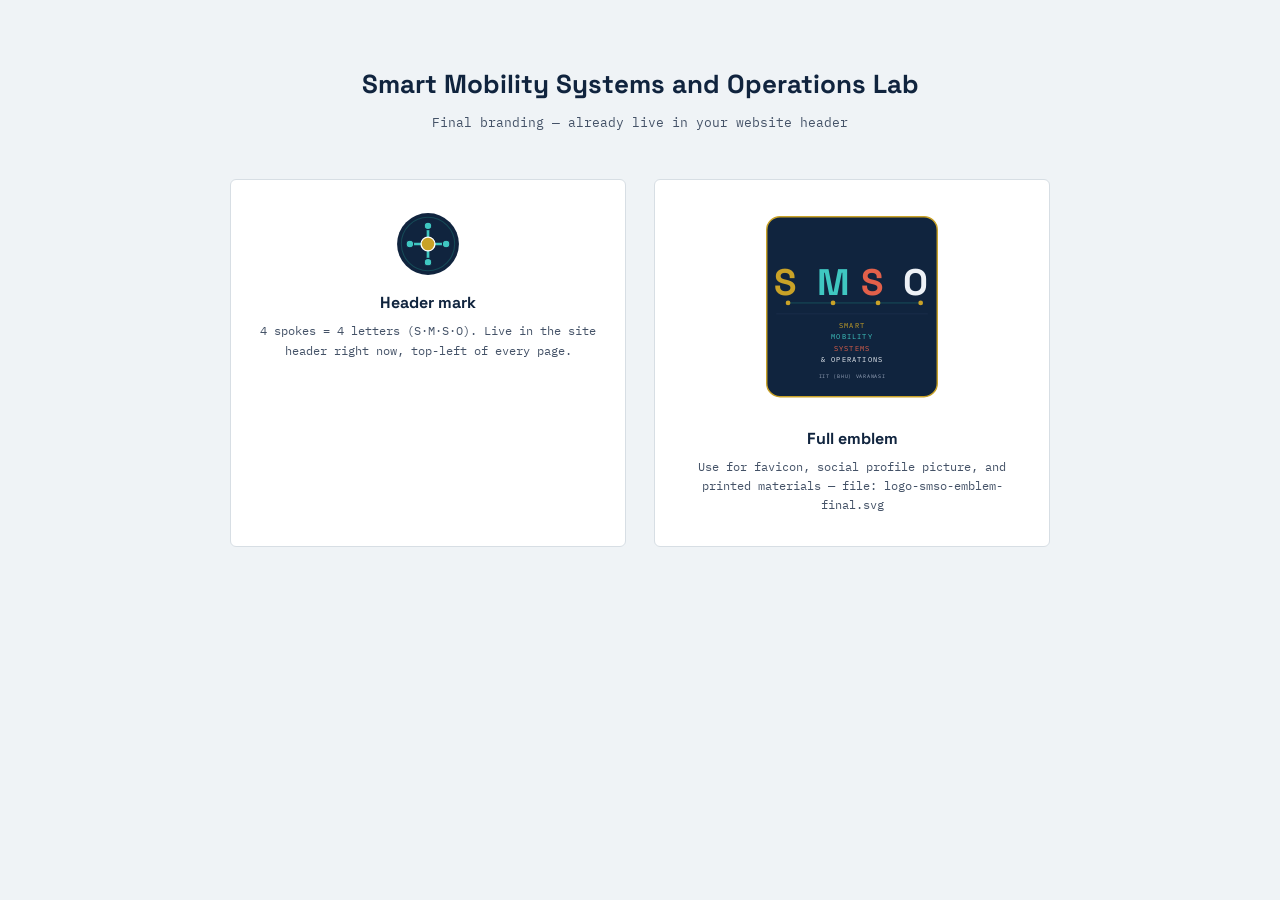
<file: logo-final.html>
<!DOCTYPE html>
<html lang="en">
<head>
<meta charset="UTF-8">
<meta name="viewport" content="width=device-width, initial-scale=1.0">
<title>SMSO Lab — final branding</title>
<style>
  @import url('https://fonts.googleapis.com/css2?family=Space+Grotesk:wght@500;700&family=IBM+Plex+Mono:wght@400;500&display=swap');
  body{ margin:0; background:#EFF3F6; font-family:'Space Grotesk',sans-serif; color:#10243E; padding:50px 24px; }
  h1{ text-align:center; font-size:26px; margin-bottom:6px; }
  p.lede{ text-align:center; color:#445267; font-family:'IBM Plex Mono',monospace; font-size:13px; margin-bottom:48px; }
  .grid{ display:grid; grid-template-columns:1fr 1fr; gap:28px; max-width:820px; margin:0 auto; }
  @media (max-width:700px){ .grid{ grid-template-columns:1fr; } }
  .card{ background:#FFFFFF; border:1px solid #D7DEE4; border-radius:6px; padding:32px 24px; text-align:center; }
  .card h3{ font-size:16px; margin:16px 0 8px; }
  .card p{ font-family:'IBM Plex Mono',monospace; font-size:12px; color:#445267; line-height:1.6; margin:0; }
</style>
</head>
<body>

<h1>Smart Mobility Systems and Operations Lab</h1>
<p class="lede">Final branding — already live in your website header</p>

<div class="grid">
  <div class="card">
    <div style="width:64px;height:64px;margin:0 auto;border-radius:50%;overflow:hidden;">
<svg viewBox="0 0 120 120" width="100%" height="100%" xmlns="http://www.w3.org/2000/svg">
<style>.h-bg{fill:#10243E;}.h-ring{fill:none;stroke:#1B6F6F;stroke-width:2;opacity:.5;}.h-spoke{stroke:#3FC7C1;stroke-width:5;stroke-linecap:round;transition:stroke-width .25s ease;}svg:hover .h-spoke{stroke-width:6;}.h-node{fill:#3FC7C1;stroke:#10243E;stroke-width:2;transform-origin:center;transform-box:fill-box;transition:transform .3s ease;}svg:hover .h-node{transform:scale(1.25);}.h-hub{fill:#C9A227;stroke:#FFFFFF;stroke-width:2.5;transform-origin:center;transform-box:fill-box;transition:transform .4s ease;}svg:hover .h-hub{transform:rotate(20deg);}</style>
<circle class="h-bg" cx="60" cy="60" r="58"/><circle class="h-ring" cx="60" cy="60" r="50"/>
<line class="h-spoke" x1="60" y1="60" x2="60" y2="26"/><line class="h-spoke" x1="60" y1="60" x2="94" y2="60"/>
<line class="h-spoke" x1="60" y1="60" x2="60" y2="94"/><line class="h-spoke" x1="60" y1="60" x2="26" y2="60"/>
<circle class="h-node" cx="60" cy="26" r="7"/><circle class="h-node" cx="94" cy="60" r="7"/>
<circle class="h-node" cx="60" cy="94" r="7"/><circle class="h-node" cx="26" cy="60" r="7"/>
<circle class="h-hub" cx="60" cy="60" r="13"/>
</svg>
    </div>
    <h3>Header mark</h3>
    <p>4 spokes = 4 letters (S·M·S·O). Live in the site header right now, top-left of every page.</p>
  </div>

  <div class="card">
    <div style="width:180px;margin:0 auto;">
<svg viewBox="0 0 380 410" width="100%" height="auto" xmlns="http://www.w3.org/2000/svg">
<style>.badge{fill:#10243E;stroke:#C9A227;stroke-width:3;}.letter{font-family:'Space Grotesk',sans-serif;font-weight:700;font-size:78px;}
.c-smart{fill:#C9A227;}.c-mobility{fill:#3FC7C1;}.c-systems{fill:#E2604A;}.c-ops{fill:#EDF1F6;}.dot{fill:#C9A227;}
.connector{stroke:#1B6F6F;stroke-width:2;opacity:.6;}.divider{stroke:#223353;stroke-width:1;}
.tag{font-family:'IBM Plex Mono',monospace;font-size:14px;letter-spacing:2.5px;}.caption{font-family:'IBM Plex Mono',monospace;font-size:11px;letter-spacing:1.5px;fill:#9DAAC0;}</style>
<rect class="badge" x="10" y="10" width="360" height="380" rx="28"/>
<text class="letter c-smart" x="26" y="175">S</text><text class="letter c-mobility" x="116" y="175">M</text>
<text class="letter c-systems" x="210" y="175">S</text><text class="letter c-ops" x="298" y="175">O</text>
<line class="connector" x1="55" y1="192" x2="150" y2="192"/><line class="connector" x1="150" y1="192" x2="245" y2="192"/><line class="connector" x1="245" y1="192" x2="335" y2="192"/>
<circle class="dot" cx="55" cy="192" r="5"/><circle class="dot" cx="150" cy="192" r="5"/><circle class="dot" cx="245" cy="192" r="5"/><circle class="dot" cx="335" cy="192" r="5"/>
<line class="divider" x1="30" y1="215" x2="350" y2="215"/>
<text class="tag c-smart" x="190" y="245" text-anchor="middle">SMART</text>
<text class="tag c-mobility" x="190" y="269" text-anchor="middle">MOBILITY</text>
<text class="tag c-systems" x="190" y="293" text-anchor="middle">SYSTEMS</text>
<text class="tag c-ops" x="190" y="317" text-anchor="middle">&amp; OPERATIONS</text>
<text class="caption" x="190" y="350" text-anchor="middle">IIT (BHU) VARANASI</text>
</svg>
    </div>
    <h3>Full emblem</h3>
    <p>Use for favicon, social profile picture, and printed materials — file: logo-smso-emblem-final.svg</p>
  </div>
</div>

</body>
</html>
</file>
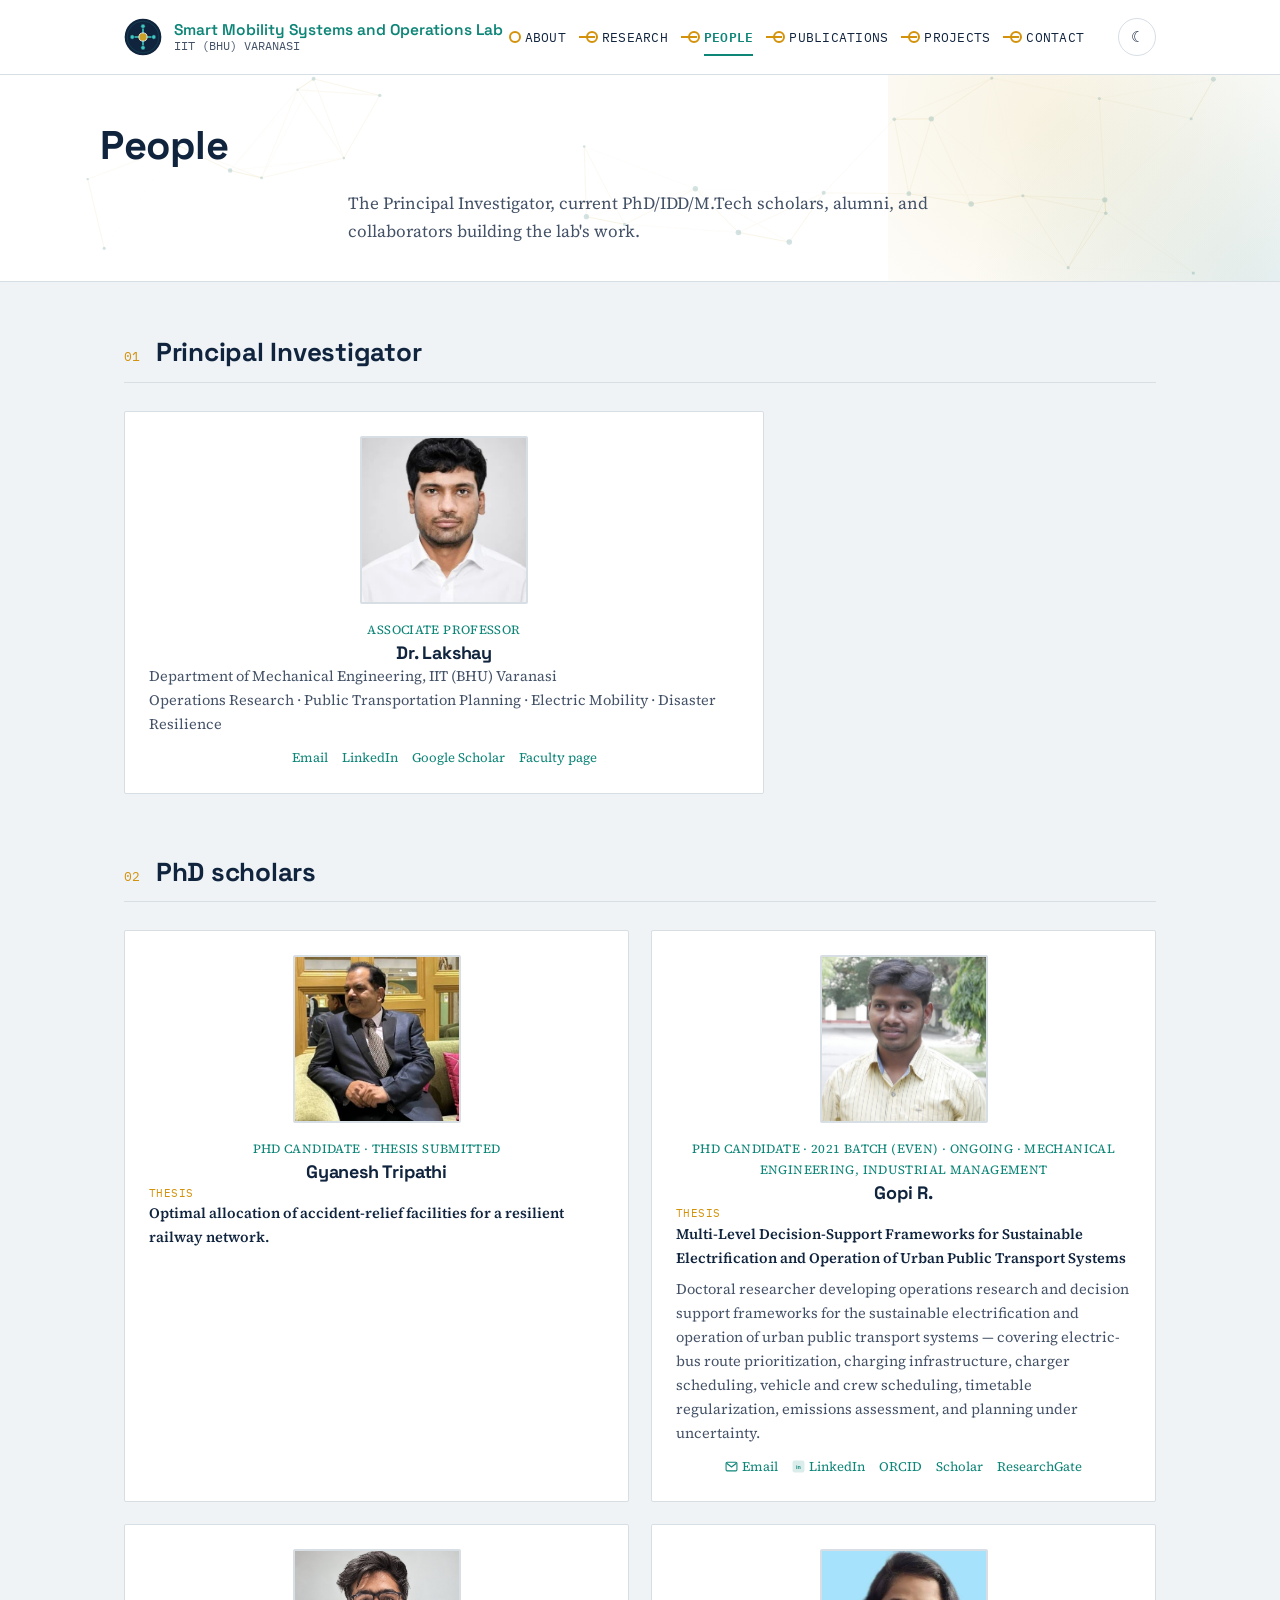
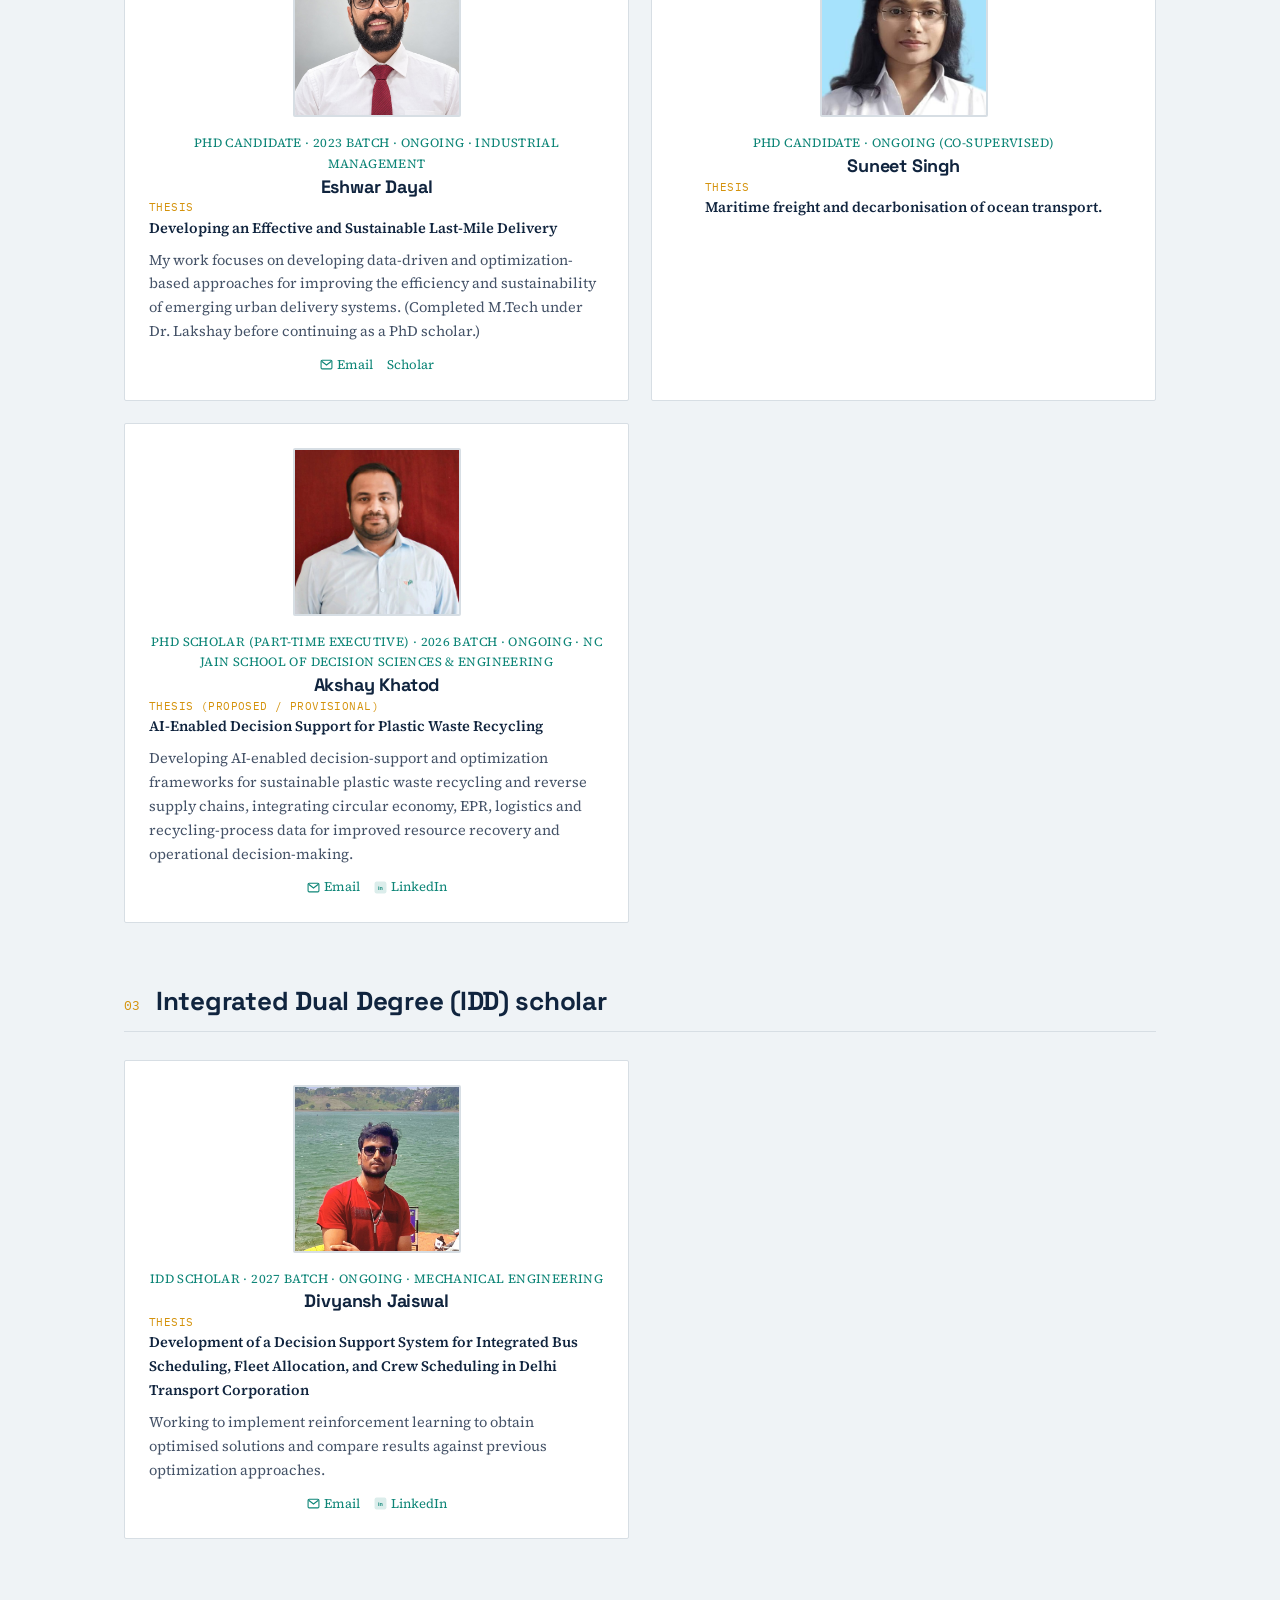
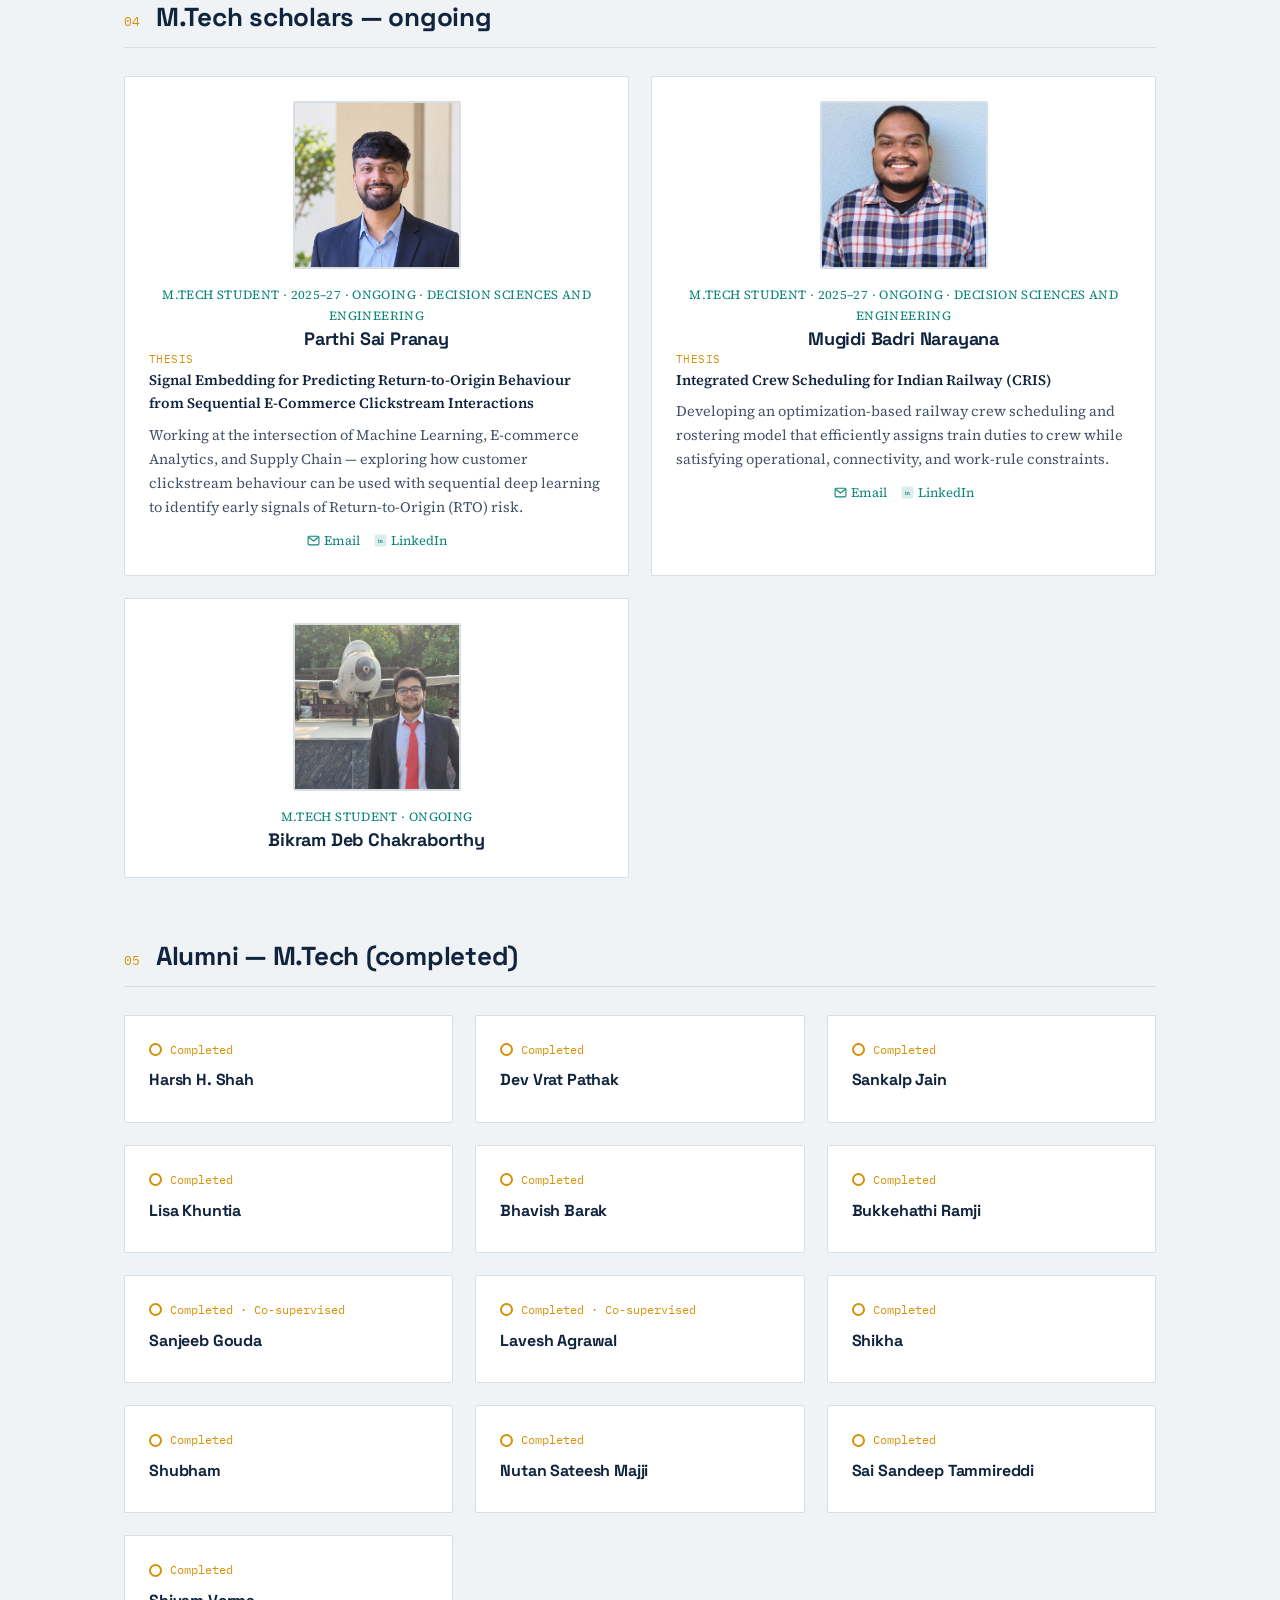
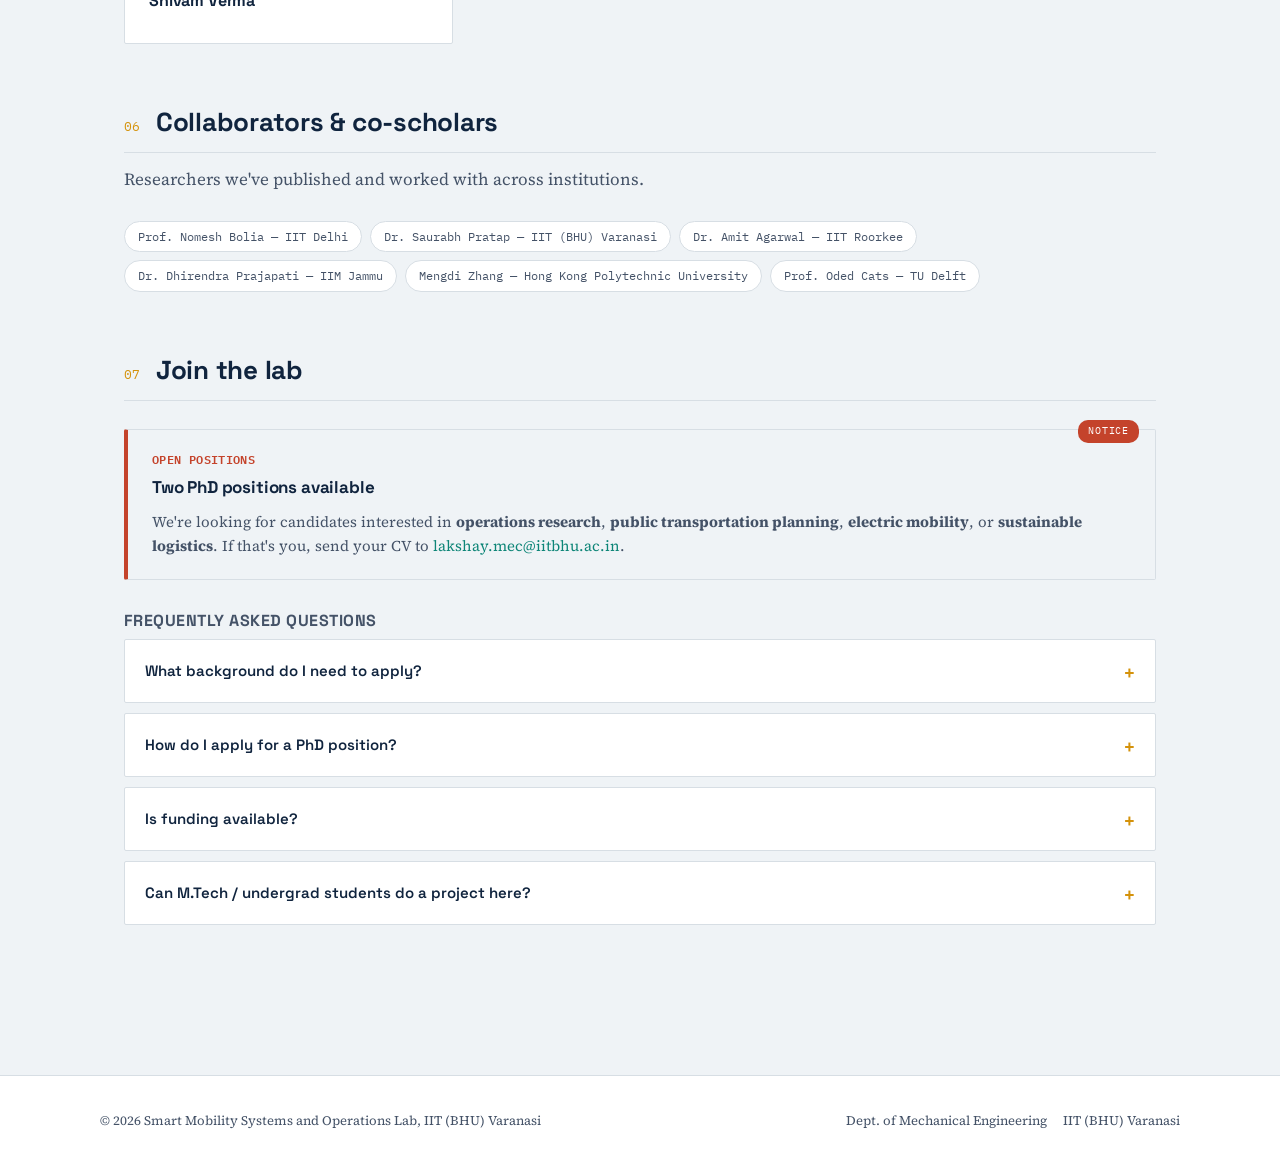
<file: people (1).html>
<!DOCTYPE html>
<html lang="en">
<head>
<meta charset="UTF-8">
<meta name="viewport" content="width=device-width, initial-scale=1.0">
<title>People · Smart Mobility Systems and Operations Lab</title>
<link rel="stylesheet" href="css/style.css">
</head>
<body>
<div class="scroll-progress"></div>

<header class="site-header">
  <div class="header-inner">
    <a class="brand" href="index.html" style="text-decoration:none;">
      <div class="brand-mark"><svg viewBox="0 0 120 120" xmlns="http://www.w3.org/2000/svg" role="img" aria-labelledby="th dh"><title id="th">SMSO Lab mark</title><desc id="dh">A gold hub connected by four teal spokes to four outer nodes on a navy circular badge, one spoke per letter of Smart, Mobility, Systems, Operations.</desc><style>.h-bg{fill:#10243E;}.h-ring{fill:none;stroke:#1B6F6F;stroke-width:2;opacity:.5;}.h-spoke{stroke:#3FC7C1;stroke-width:5;stroke-linecap:round;transition:stroke-width .25s ease;}svg:hover .h-spoke{stroke-width:6;}.h-node{fill:#3FC7C1;stroke:#10243E;stroke-width:2;transform-origin:center;transform-box:fill-box;transition:transform .3s ease;}svg:hover .h-node{transform:scale(1.25);}.h-hub{fill:#C9A227;stroke:#FFFFFF;stroke-width:2.5;transform-origin:center;transform-box:fill-box;transition:transform .4s ease;}svg:hover .h-hub{transform:rotate(20deg);}</style><circle class="h-bg" cx="60" cy="60" r="58"/><circle class="h-ring" cx="60" cy="60" r="50"/><line class="h-spoke" x1="60" y1="60" x2="60" y2="26"/><line class="h-spoke" x1="60" y1="60" x2="94" y2="60"/><line class="h-spoke" x1="60" y1="60" x2="60" y2="94"/><line class="h-spoke" x1="60" y1="60" x2="26" y2="60"/><circle class="h-node" cx="60" cy="26" r="7"/><circle class="h-node" cx="94" cy="60" r="7"/><circle class="h-node" cx="60" cy="94" r="7"/><circle class="h-node" cx="26" cy="60" r="7"/><circle class="h-hub" cx="60" cy="60" r="13"/></svg></div>
      <div class="brand-text">
        <div class="name">Smart Mobility Systems and Operations Lab</div>
        <div class="sub">IIT (BHU) VARANASI</div>
      </div>
    </a>
    <nav class="route" aria-label="Primary">
      <ul>
        <li><a href="index.html">About</a></li>
        <li><a href="research.html">Research</a></li>
        <li><a class="current" href="people.html">People</a></li>
        <li><a href="publications.html">Publications</a></li>
        <li><a href="projects.html">Projects</a></li>
        <li><a href="contact.html">Contact</a></li>
      </ul>
    </nav>
    <div class="header-actions">
      <button class="theme-toggle" aria-label="Toggle dark mode">☾</button>
      <button class="nav-toggle" aria-label="Toggle navigation" aria-expanded="false">☰</button>
    </div>
  </div>
</header>

<div class="page-hero">
  <canvas id="network-canvas" aria-hidden="true" style="position:absolute;inset:0;width:100%;height:100%;opacity:.35;pointer-events:none;"></canvas>
  <div class="page-hero-inner">
    <h1>People</h1>
    <p class="lede">The Principal Investigator, current PhD/IDD/M.Tech scholars, alumni, and collaborators building the lab's work.</p>
  </div>
</div>

<main>

  <section id="pi">
    <div class="section-head reveal"><span class="num">01</span><h2>Principal Investigator</h2></div>
    <div class="card person" style="max-width:640px;">
      <div class="avatar"><img src="assets/photos/lakshay.jpg" alt="Dr. Lakshay"></div>
      <div>
        <div class="role">Associate Professor</div>
        <h3>Dr. Lakshay</h3>
        <p class="topic">Department of Mechanical Engineering, IIT (BHU) Varanasi<br>
        Operations Research · Public Transportation Planning · Electric Mobility · Disaster Resilience</p>
        <div class="links">
          <a href="mailto:lakshay.mec@iitbhu.ac.in">Email</a>
          <a href="https://www.linkedin.com/in/lakshay-taneja-345a35150/" target="_blank" rel="noopener">LinkedIn</a>
          <a href="https://scholar.google.com/citations?user=Z9TCeUoAAAAJ" target="_blank" rel="noopener">Google Scholar</a>
          <a href="https://www.iitbhu.ac.in/dept/mec/people/lakshaymec" target="_blank" rel="noopener">Faculty page</a>
        </div>
      </div>
    </div>
  </section>

  <section id="phd">
    <div class="section-head reveal"><span class="num">02</span><h2>PhD scholars</h2></div>
    <div class="grid cols-2">

      <div class="card person reveal">
        <div class="avatar"><img src="assets/photos/gyanesh-tripathi.jpg" alt="Gyanesh Tripathi"></div>
        <div>
          <div class="role">PhD Candidate · Thesis Submitted</div>
          <h3>Gyanesh Tripathi</h3>
          <p class="thesis-label">Thesis</p>
          <p class="thesis">Optimal allocation of accident-relief facilities for a resilient railway network.</p>
        </div>
      </div>

      <div class="card person reveal">
        <div class="avatar"><img src="assets/photos/gopi-r.jpg" alt="Gopi R."></div>
        <div>
          <div class="role">PhD Candidate · 2021 Batch (Even) · Ongoing · Mechanical Engineering, Industrial Management</div>
          <h3>Gopi R.</h3>
          <p class="thesis-label">Thesis</p>
          <p class="thesis">Multi-Level Decision-Support Frameworks for Sustainable Electrification and Operation of Urban Public Transport Systems</p>
          <p class="topic">Doctoral researcher developing operations research and decision support frameworks for the sustainable electrification and operation of urban public transport systems — covering electric-bus route prioritization, charging infrastructure, charger scheduling, vehicle and crew scheduling, timetable regularization, emissions assessment, and planning under uncertainty.</p>
          <div class="links">
            <a href="mailto:gopir.rs.mec21@itbhu.ac.in"><svg width="13" height="13" viewBox="0 0 24 24" aria-hidden="true"><rect x="2" y="4" width="20" height="16" rx="2" fill="none" stroke="currentColor" stroke-width="2"/><path d="M3 6l9 7 9-7" fill="none" stroke="currentColor" stroke-width="2"/></svg>Email</a>
            <a href="https://www.linkedin.com/in/gopi-rangaraj-8b5ab7138" target="_blank" rel="noopener"><svg width="13" height="13" viewBox="0 0 24 24" aria-hidden="true"><rect x="1" y="1" width="22" height="22" rx="4" fill="currentColor" opacity="0.15"/><text x="12" y="16.5" font-size="10" font-family="Arial,sans-serif" font-weight="700" fill="currentColor" text-anchor="middle">in</text></svg>LinkedIn</a>
            <a href="https://orcid.org/0000-0002-7881-3541" target="_blank" rel="noopener">ORCID</a>
            <a href="https://scholar.google.com/citations?user=cV0H-F8AAAAJ&hl=en" target="_blank" rel="noopener">Scholar</a>
            <a href="https://www.researchgate.net/profile/Gopi-Rangaraj" target="_blank" rel="noopener">ResearchGate</a>
          </div>
        </div>
      </div>

      <div class="card person reveal">
        <div class="avatar"><img src="assets/photos/eshwar-dayal.jpg" alt="Eshwar Dayal"></div>
        <div>
          <div class="role">PhD Candidate · 2023 Batch · Ongoing · Industrial Management</div>
          <h3>Eshwar Dayal</h3>
          <p class="thesis-label">Thesis</p>
          <p class="thesis">Developing an Effective and Sustainable Last-Mile Delivery</p>
          <p class="topic">My work focuses on developing data-driven and optimization-based approaches for improving the efficiency and sustainability of emerging urban delivery systems. (Completed M.Tech under Dr. Lakshay before continuing as a PhD scholar.)</p>
          <div class="links">
            <a href="mailto:eshwardayal.rs.mec23@itbhu.ac.in"><svg width="13" height="13" viewBox="0 0 24 24" aria-hidden="true"><rect x="2" y="4" width="20" height="16" rx="2" fill="none" stroke="currentColor" stroke-width="2"/><path d="M3 6l9 7 9-7" fill="none" stroke="currentColor" stroke-width="2"/></svg>Email</a>
            <a href="https://scholar.google.com/citations?user=zMvcw2IAAAAJ&hl=en" target="_blank" rel="noopener">Scholar</a>
          </div>
        </div>
      </div>

      <div class="card person reveal">
        <div class="avatar"><img src="assets/photos/suneet-singh.jpg" alt="Suneet Singh"></div>
        <div>
          <div class="role">PhD Candidate · Ongoing (Co-supervised)</div>
          <h3>Suneet Singh</h3>
          <p class="thesis-label">Thesis</p>
          <p class="thesis">Maritime freight and decarbonisation of ocean transport.</p>
        </div>
      </div>

      <div class="card person reveal">
        <div class="avatar"><img src="assets/photos/akshay-khatod.jpg" alt="Akshay Khatod"></div>
        <div>
          <div class="role">PhD Scholar (Part-Time Executive) · 2026 Batch · Ongoing · NC Jain School of Decision Sciences &amp; Engineering</div>
          <h3>Akshay Khatod</h3>
          <p class="thesis-label">Thesis (Proposed / Provisional)</p>
          <p class="thesis">AI-Enabled Decision Support for Plastic Waste Recycling</p>
          <p class="topic">Developing AI-enabled decision-support and optimization frameworks for sustainable plastic waste recycling and reverse supply chains, integrating circular economy, EPR, logistics and recycling-process data for improved resource recovery and operational decision-making.</p>
          <div class="links">
            <a href="mailto:akshaykhatod.rs.dse26@itbhu.ac.in"><svg width="13" height="13" viewBox="0 0 24 24" aria-hidden="true"><rect x="2" y="4" width="20" height="16" rx="2" fill="none" stroke="currentColor" stroke-width="2"/><path d="M3 6l9 7 9-7" fill="none" stroke="currentColor" stroke-width="2"/></svg>Email</a>
            <a href="https://in.linkedin.com/in/akshaykhatod" target="_blank" rel="noopener"><svg width="13" height="13" viewBox="0 0 24 24" aria-hidden="true"><rect x="1" y="1" width="22" height="22" rx="4" fill="currentColor" opacity="0.15"/><text x="12" y="16.5" font-size="10" font-family="Arial,sans-serif" font-weight="700" fill="currentColor" text-anchor="middle">in</text></svg>LinkedIn</a>
          </div>
        </div>
      </div>

    </div>
  </section>

  <section id="idd">
    <div class="section-head reveal"><span class="num">03</span><h2>Integrated Dual Degree (IDD) scholar</h2></div>
    <div class="grid cols-2">
      <div class="card person reveal">
        <div class="avatar"><img src="assets/photos/divyansh-jaiswal.jpg" alt="Divyansh Jaiswal"></div>
        <div>
          <div class="role">IDD Scholar · 2027 Batch · Ongoing · Mechanical Engineering</div>
          <h3>Divyansh Jaiswal</h3>
          <p class="thesis-label">Thesis</p>
          <p class="thesis">Development of a Decision Support System for Integrated Bus Scheduling, Fleet Allocation, and Crew Scheduling in Delhi Transport Corporation</p>
          <p class="topic">Working to implement reinforcement learning to obtain optimised solutions and compare results against previous optimization approaches.</p>
          <div class="links">
            <a href="mailto:divyansh.jaiswal.cd.mec22@itbhu.ac.in"><svg width="13" height="13" viewBox="0 0 24 24" aria-hidden="true"><rect x="2" y="4" width="20" height="16" rx="2" fill="none" stroke="currentColor" stroke-width="2"/><path d="M3 6l9 7 9-7" fill="none" stroke="currentColor" stroke-width="2"/></svg>Email</a>
            <a href="https://www.linkedin.com/in/divyansh-jaiswal-2a5956257" target="_blank" rel="noopener"><svg width="13" height="13" viewBox="0 0 24 24" aria-hidden="true"><rect x="1" y="1" width="22" height="22" rx="4" fill="currentColor" opacity="0.15"/><text x="12" y="16.5" font-size="10" font-family="Arial,sans-serif" font-weight="700" fill="currentColor" text-anchor="middle">in</text></svg>LinkedIn</a>
          </div>
        </div>
      </div>
    </div>
  </section>

  <section id="mtech">
    <div class="section-head reveal"><span class="num">04</span><h2>M.Tech scholars — ongoing</h2></div>
    <div class="grid cols-2">

      <div class="card person reveal">
        <div class="avatar"><img src="assets/photos/parthi-sai-pranay.jpg" alt="Parthi Sai Pranay"></div>
        <div>
          <div class="role">M.Tech Student · 2025–27 · Ongoing · Decision Sciences and Engineering</div>
          <h3>Parthi Sai Pranay</h3>
          <p class="thesis-label">Thesis</p>
          <p class="thesis">Signal Embedding for Predicting Return-to-Origin Behaviour from Sequential E-Commerce Clickstream Interactions</p>
          <p class="topic">Working at the intersection of Machine Learning, E-commerce Analytics, and Supply Chain — exploring how customer clickstream behaviour can be used with sequential deep learning to identify early signals of Return-to-Origin (RTO) risk.</p>
          <div class="links">
            <a href="mailto:parthisaipranay.dse25@itbhu.ac.in"><svg width="13" height="13" viewBox="0 0 24 24" aria-hidden="true"><rect x="2" y="4" width="20" height="16" rx="2" fill="none" stroke="currentColor" stroke-width="2"/><path d="M3 6l9 7 9-7" fill="none" stroke="currentColor" stroke-width="2"/></svg>Email</a>
            <a href="https://www.linkedin.com/in/parthi-sai-pranay-3a9b69242" target="_blank" rel="noopener"><svg width="13" height="13" viewBox="0 0 24 24" aria-hidden="true"><rect x="1" y="1" width="22" height="22" rx="4" fill="currentColor" opacity="0.15"/><text x="12" y="16.5" font-size="10" font-family="Arial,sans-serif" font-weight="700" fill="currentColor" text-anchor="middle">in</text></svg>LinkedIn</a>
          </div>
        </div>
      </div>

      <div class="card person reveal">
        <div class="avatar"><img src="assets/photos/mugidi-badri-narayana.jpg" alt="Mugidi Badri Narayana"></div>
        <div>
          <div class="role">M.Tech Student · 2025–27 · Ongoing · Decision Sciences and Engineering</div>
          <h3>Mugidi Badri Narayana</h3>
          <p class="thesis-label">Thesis</p>
          <p class="thesis">Integrated Crew Scheduling for Indian Railway (CRIS)</p>
          <p class="topic">Developing an optimization-based railway crew scheduling and rostering model that efficiently assigns train duties to crew while satisfying operational, connectivity, and work-rule constraints.</p>
          <div class="links">
            <a href="mailto:mugidibadrinarayana1050@gmail.com"><svg width="13" height="13" viewBox="0 0 24 24" aria-hidden="true"><rect x="2" y="4" width="20" height="16" rx="2" fill="none" stroke="currentColor" stroke-width="2"/><path d="M3 6l9 7 9-7" fill="none" stroke="currentColor" stroke-width="2"/></svg>Email</a>
            <a href="https://www.linkedin.com/in/mugidi-badri-narayana-a75241212" target="_blank" rel="noopener"><svg width="13" height="13" viewBox="0 0 24 24" aria-hidden="true"><rect x="1" y="1" width="22" height="22" rx="4" fill="currentColor" opacity="0.15"/><text x="12" y="16.5" font-size="10" font-family="Arial,sans-serif" font-weight="700" fill="currentColor" text-anchor="middle">in</text></svg>LinkedIn</a>
          </div>
        </div>
      </div>

      <div class="card person reveal">
        <div class="avatar"><img src="assets/photos/bikram-deb-chakraborthy.jpg" alt="Bikram Deb Chakraborthy"></div>
        <div>
          <div class="role">M.Tech Student · Ongoing</div>
          <h3>Bikram Deb Chakraborthy</h3>
        </div>
      </div>

    </div>
  </section>

  <section id="alumni">
    <div class="section-head reveal"><span class="num">05</span><h2>Alumni — M.Tech (completed)</h2></div>
    <div class="grid cols-3">
      <div class="card reveal"><div class="stop-index">Completed</div><h3 style="font-size:16px;">Harsh H. Shah</h3></div>
      <div class="card reveal"><div class="stop-index">Completed</div><h3 style="font-size:16px;">Dev Vrat Pathak</h3></div>
      <div class="card reveal"><div class="stop-index">Completed</div><h3 style="font-size:16px;">Sankalp Jain</h3></div>
      <div class="card reveal"><div class="stop-index">Completed</div><h3 style="font-size:16px;">Lisa Khuntia</h3></div>
      <div class="card reveal"><div class="stop-index">Completed</div><h3 style="font-size:16px;">Bhavish Barak</h3></div>
      <div class="card reveal"><div class="stop-index">Completed</div><h3 style="font-size:16px;">Bukkehathi Ramji</h3></div>
      <div class="card reveal"><div class="stop-index">Completed · Co-supervised</div><h3 style="font-size:16px;">Sanjeeb Gouda</h3></div>
      <div class="card reveal"><div class="stop-index">Completed · Co-supervised</div><h3 style="font-size:16px;">Lavesh Agrawal</h3></div>
      <div class="card reveal"><div class="stop-index">Completed</div><h3 style="font-size:16px;">Shikha</h3></div>
      <div class="card reveal"><div class="stop-index">Completed</div><h3 style="font-size:16px;">Shubham</h3></div>
      <div class="card reveal"><div class="stop-index">Completed</div><h3 style="font-size:16px;">Nutan Sateesh Majji</h3></div>
      <div class="card reveal"><div class="stop-index">Completed</div><h3 style="font-size:16px;">Sai Sandeep Tammireddi</h3></div>
      <div class="card reveal"><div class="stop-index">Completed</div><h3 style="font-size:16px;">Shivam Verma</h3></div>
    </div>
  </section>

  <section id="collaborators">
    <div class="section-head reveal"><span class="num">06</span><h2>Collaborators &amp; co-scholars</h2></div>
    <p class="section-intro">Researchers we've published and worked with across institutions.</p>
    <div class="tag-row">
      <span class="tag">Prof. Nomesh Bolia — IIT Delhi</span>
      <span class="tag">Dr. Saurabh Pratap — IIT (BHU) Varanasi</span>
      <span class="tag">Dr. Amit Agarwal — IIT Roorkee</span>
      <span class="tag">Dr. Dhirendra Prajapati — IIM Jammu</span>
      <span class="tag">Mengdi Zhang — Hong Kong Polytechnic University</span>
      <span class="tag">Prof. Oded Cats — TU Delft</span>
    </div>
  </section>

  <section id="join">
    <div class="section-head reveal"><span class="num">07</span><h2>Join the lab</h2></div>
    <div class="announce reveal">
      <div class="meta">Open positions</div>
      <h4>Two PhD positions available</h4>
      <p>We're looking for candidates interested in <strong>operations research</strong>, <strong>public transportation planning</strong>, <strong>electric mobility</strong>, or <strong>sustainable logistics</strong>. If that's you, send your CV to
      <a href="mailto:lakshay.mec@iitbhu.ac.in">lakshay.mec@iitbhu.ac.in</a>.</p>
    </div>

    <h3 style="margin-top:32px; font-size:16px; text-transform:uppercase; letter-spacing:.03em; color:var(--ink-soft);">Frequently asked questions</h3>
    <div class="faq-list reveal">
      <div class="faq">
        <button class="faq-q">What background do I need to apply? <span class="plus">+</span></button>
        <div class="faq-a"><p>A degree in Industrial/Mechanical/Civil Engineering, Operations Research, Applied Mathematics, or a related quantitative field. Prior coding experience (Python/MATLAB) and interest in optimisation or data analytics is a strong plus, but not mandatory.</p></div>
      </div>
      <div class="faq">
        <button class="faq-q">How do I apply for a PhD position? <span class="plus">+</span></button>
        <div class="faq-a"><p>Email your CV, academic transcripts, and a short note on your research interests to lakshay.mec@iitbhu.ac.in, and separately apply through the official IIT (BHU) PhD admissions portal when the cycle opens.</p></div>
      </div>
      <div class="faq">
        <button class="faq-q">Is funding available? <span class="plus">+</span></button>
        <div class="faq-a"><p>Yes — PhD scholars typically receive an institute assistantship, and several lab projects carry additional project-linked funding depending on availability at the time of joining.</p></div>
      </div>
      <div class="faq">
        <button class="faq-q">Can M.Tech / undergrad students do a project here? <span class="plus">+</span></button>
        <div class="faq-a"><p>Yes, the lab regularly hosts M.Tech thesis students and undergraduate project interns. Reach out with your CV and areas of interest, ideally a semester before you'd like to start.</p></div>
      </div>
    </div>
  </section>

</main>

<footer>
  <div class="footer-inner">
    <div>© <span id="year"></span> Smart Mobility Systems and Operations Lab, IIT (BHU) Varanasi</div>
    <div class="footer-links">
      <a href="https://www.iitbhu.ac.in/dept/mec" target="_blank" rel="noopener">Dept. of Mechanical Engineering</a>
      <a href="https://www.iitbhu.ac.in" target="_blank" rel="noopener">IIT (BHU) Varanasi</a>
    </div>
  </div>
</footer>
<button class="back-to-top" aria-label="Back to top">↑</button>
<script src="assets/js/main.js"></script>
</body>
</html>
</file>
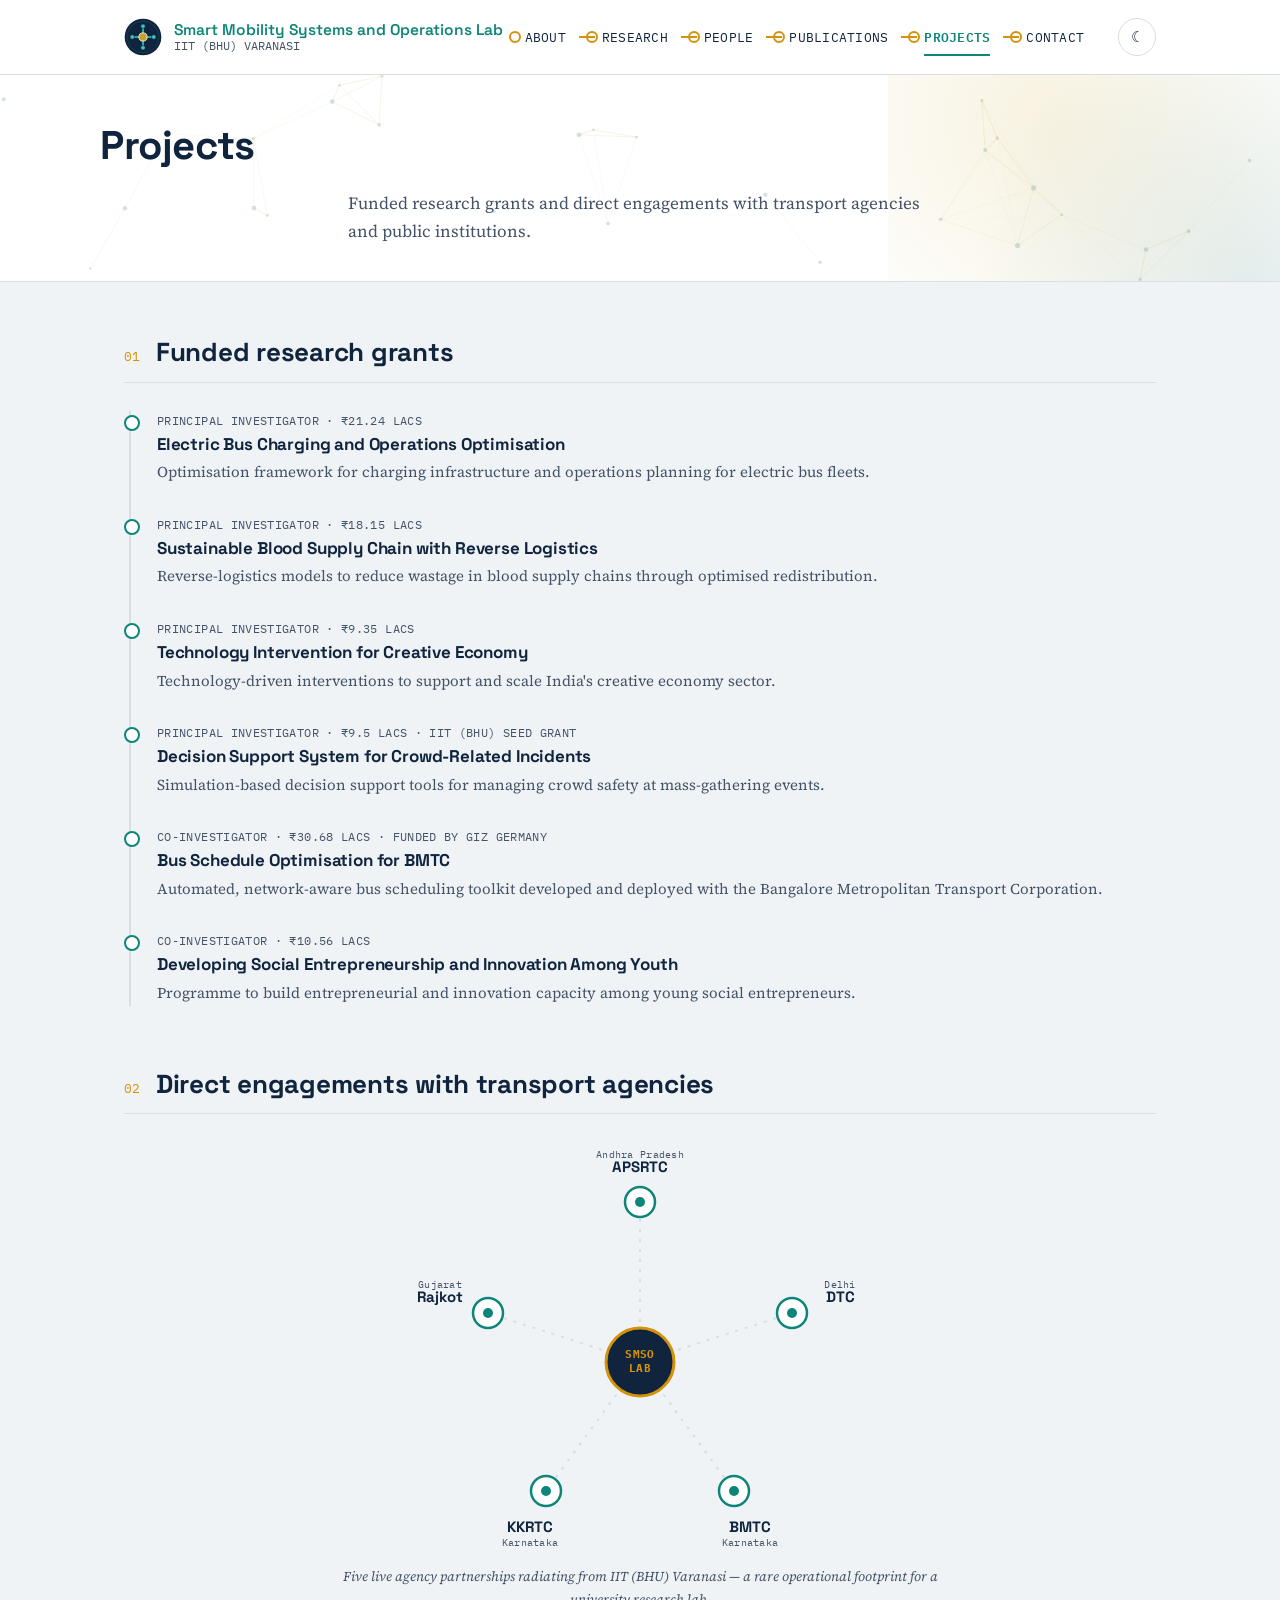
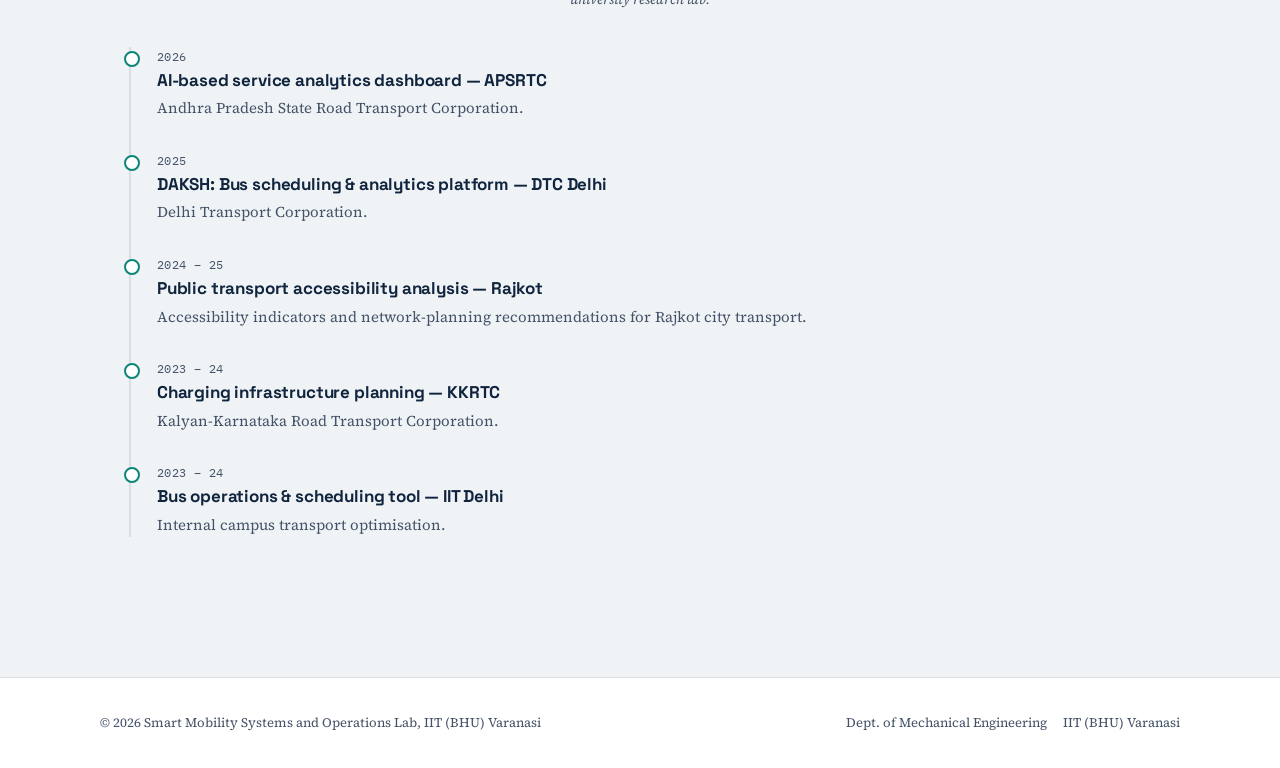
<file: projects.html>
<!DOCTYPE html>
<html lang="en">
<head>
<meta charset="UTF-8">
<meta name="viewport" content="width=device-width, initial-scale=1.0">
<title>Projects · Smart Mobility Systems and Operations Lab</title>
<link rel="stylesheet" href="css/style.css">
</head>
<body>
<div class="scroll-progress"></div>

<header class="site-header">
  <div class="header-inner">
    <a class="brand" href="index.html" style="text-decoration:none;">
      <div class="brand-mark"><svg viewBox="0 0 120 120" xmlns="http://www.w3.org/2000/svg" role="img" aria-labelledby="th dh"><title id="th">SMSO Lab mark</title><desc id="dh">A gold hub connected by four teal spokes to four outer nodes on a navy circular badge, one spoke per letter of Smart, Mobility, Systems, Operations.</desc><style>.h-bg{fill:#10243E;}.h-ring{fill:none;stroke:#1B6F6F;stroke-width:2;opacity:.5;}.h-spoke{stroke:#3FC7C1;stroke-width:5;stroke-linecap:round;transition:stroke-width .25s ease;}svg:hover .h-spoke{stroke-width:6;}.h-node{fill:#3FC7C1;stroke:#10243E;stroke-width:2;transform-origin:center;transform-box:fill-box;transition:transform .3s ease;}svg:hover .h-node{transform:scale(1.25);}.h-hub{fill:#C9A227;stroke:#FFFFFF;stroke-width:2.5;transform-origin:center;transform-box:fill-box;transition:transform .4s ease;}svg:hover .h-hub{transform:rotate(20deg);}</style><circle class="h-bg" cx="60" cy="60" r="58"/><circle class="h-ring" cx="60" cy="60" r="50"/><line class="h-spoke" x1="60" y1="60" x2="60" y2="26"/><line class="h-spoke" x1="60" y1="60" x2="94" y2="60"/><line class="h-spoke" x1="60" y1="60" x2="60" y2="94"/><line class="h-spoke" x1="60" y1="60" x2="26" y2="60"/><circle class="h-node" cx="60" cy="26" r="7"/><circle class="h-node" cx="94" cy="60" r="7"/><circle class="h-node" cx="60" cy="94" r="7"/><circle class="h-node" cx="26" cy="60" r="7"/><circle class="h-hub" cx="60" cy="60" r="13"/></svg></div>
      <div class="brand-text">
        <div class="name">Smart Mobility Systems and Operations Lab</div>
        <div class="sub">IIT (BHU) VARANASI</div>
      </div>
    </a>
    <nav class="route" aria-label="Primary">
      <ul>
        <li><a href="index.html">About</a></li>
        <li><a href="research.html">Research</a></li>
        <li><a href="people.html">People</a></li>
        <li><a href="publications.html">Publications</a></li>
        <li><a class="current" href="projects.html">Projects</a></li>
        <li><a href="contact.html">Contact</a></li>
      </ul>
    </nav>
    <div class="header-actions">
      <button class="theme-toggle" aria-label="Toggle dark mode">☾</button>
      <button class="nav-toggle" aria-label="Toggle navigation" aria-expanded="false">☰</button>
    </div>
  </div>
</header>

<div class="page-hero">
  <canvas id="network-canvas" aria-hidden="true" style="position:absolute;inset:0;width:100%;height:100%;opacity:.35;pointer-events:none;"></canvas>
  <div class="page-hero-inner">
    <h1>Projects</h1>
    <p class="lede">Funded research grants and direct engagements with transport agencies and public institutions.</p>
  </div>
</div>

<main>

  <section id="funded">
    <div class="section-head reveal"><span class="num">01</span><h2>Funded research grants</h2></div>
    <div class="route-list">
      <div class="stop">
        <div class="meta">Principal Investigator · ₹21.24 Lacs</div>
        <h4>Electric Bus Charging and Operations Optimisation</h4>
        <p>Optimisation framework for charging infrastructure and operations planning for electric bus fleets.</p>
      </div>
      <div class="stop">
        <div class="meta">Principal Investigator · ₹18.15 Lacs</div>
        <h4>Sustainable Blood Supply Chain with Reverse Logistics</h4>
        <p>Reverse-logistics models to reduce wastage in blood supply chains through optimised redistribution.</p>
      </div>
      <div class="stop">
        <div class="meta">Principal Investigator · ₹9.35 Lacs</div>
        <h4>Technology Intervention for Creative Economy</h4>
        <p>Technology-driven interventions to support and scale India's creative economy sector.</p>
      </div>
      <div class="stop">
        <div class="meta">Principal Investigator · ₹9.5 Lacs · IIT (BHU) Seed Grant</div>
        <h4>Decision Support System for Crowd-Related Incidents</h4>
        <p>Simulation-based decision support tools for managing crowd safety at mass-gathering events.</p>
      </div>
      <div class="stop">
        <div class="meta">Co-Investigator · ₹30.68 Lacs · Funded by GIZ Germany</div>
        <h4>Bus Schedule Optimisation for BMTC</h4>
        <p>Automated, network-aware bus scheduling toolkit developed and deployed with the Bangalore Metropolitan Transport Corporation.</p>
      </div>
      <div class="stop">
        <div class="meta">Co-Investigator · ₹10.56 Lacs</div>
        <h4>Developing Social Entrepreneurship and Innovation Among Youth</h4>
        <p>Programme to build entrepreneurial and innovation capacity among young social entrepreneurs.</p>
      </div>
    </div>
  </section>

  <section id="engagements">
    <div class="section-head reveal"><span class="num">02</span><h2>Direct engagements with transport agencies</h2></div>

    <div class="network-map reveal" aria-hidden="true">
      <svg viewBox="0 0 600 420" class="network-map-svg">
        <line x1="300" y1="220" x2="300" y2="60" class="nm-spoke"/>
        <line x1="300" y1="220" x2="452" y2="171" class="nm-spoke"/>
        <line x1="300" y1="220" x2="394" y2="349" class="nm-spoke"/>
        <line x1="300" y1="220" x2="206" y2="349" class="nm-spoke"/>
        <line x1="300" y1="220" x2="148" y2="171" class="nm-spoke"/>

        <circle r="4" class="nm-packet" style="offset-path:path('M300,220 L300,60'); animation-delay:0s"/>
        <circle r="4" class="nm-packet" style="offset-path:path('M300,220 L452,171'); animation-delay:.5s"/>
        <circle r="4" class="nm-packet" style="offset-path:path('M300,220 L394,349'); animation-delay:1s"/>
        <circle r="4" class="nm-packet" style="offset-path:path('M300,220 L206,349'); animation-delay:1.5s"/>
        <circle r="4" class="nm-packet" style="offset-path:path('M300,220 L148,171'); animation-delay:2s"/>

        <g class="nm-node">
          <circle cx="300" cy="60" r="15"/>
          <circle cx="300" cy="60" r="5" class="nm-node-core"/>
        </g>
        <text x="300" y="30" text-anchor="middle" class="nm-label">APSRTC</text>
        <text x="300" y="16" text-anchor="middle" class="nm-sublabel">Andhra Pradesh</text>

        <g class="nm-node" style="animation-delay:.3s">
          <circle cx="452" cy="171" r="15"/>
          <circle cx="452" cy="171" r="5" class="nm-node-core"/>
        </g>
        <text x="500" y="160" text-anchor="middle" class="nm-label">DTC</text>
        <text x="500" y="146" text-anchor="middle" class="nm-sublabel">Delhi</text>

        <g class="nm-node" style="animation-delay:.6s">
          <circle cx="394" cy="349" r="15"/>
          <circle cx="394" cy="349" r="5" class="nm-node-core"/>
        </g>
        <text x="410" y="390" text-anchor="middle" class="nm-label">BMTC</text>
        <text x="410" y="404" text-anchor="middle" class="nm-sublabel">Karnataka</text>

        <g class="nm-node" style="animation-delay:.9s">
          <circle cx="206" cy="349" r="15"/>
          <circle cx="206" cy="349" r="5" class="nm-node-core"/>
        </g>
        <text x="190" y="390" text-anchor="middle" class="nm-label">KKRTC</text>
        <text x="190" y="404" text-anchor="middle" class="nm-sublabel">Karnataka</text>

        <g class="nm-node" style="animation-delay:1.2s">
          <circle cx="148" cy="171" r="15"/>
          <circle cx="148" cy="171" r="5" class="nm-node-core"/>
        </g>
        <text x="100" y="160" text-anchor="middle" class="nm-label">Rajkot</text>
        <text x="100" y="146" text-anchor="middle" class="nm-sublabel">Gujarat</text>

        <g class="nm-hub">
          <circle cx="300" cy="220" r="34"/>
        </g>
        <text x="300" y="216" text-anchor="middle" class="nm-hub-label">SMSO</text>
        <text x="300" y="230" text-anchor="middle" class="nm-hub-label">LAB</text>
      </svg>
      <p class="network-map-caption">Five live agency partnerships radiating from IIT (BHU) Varanasi — a rare operational footprint for a university research lab.</p>
    </div>

    <div class="route-list">
      <div class="stop">
        <div class="meta">2026</div>
        <h4>AI-based service analytics dashboard — APSRTC</h4>
        <p>Andhra Pradesh State Road Transport Corporation.</p>
      </div>
      <div class="stop">
        <div class="meta">2025</div>
        <h4>DAKSH: Bus scheduling &amp; analytics platform — DTC Delhi</h4>
        <p>Delhi Transport Corporation.</p>
      </div>
      <div class="stop">
        <div class="meta">2024 – 25</div>
        <h4>Public transport accessibility analysis — Rajkot</h4>
        <p>Accessibility indicators and network-planning recommendations for Rajkot city transport.</p>
      </div>
      <div class="stop">
        <div class="meta">2023 – 24</div>
        <h4>Charging infrastructure planning — KKRTC</h4>
        <p>Kalyan-Karnataka Road Transport Corporation.</p>
      </div>
      <div class="stop">
        <div class="meta">2023 – 24</div>
        <h4>Bus operations &amp; scheduling tool — IIT Delhi</h4>
        <p>Internal campus transport optimisation.</p>
      </div>
    </div>
  </section>

</main>

<footer>
  <div class="footer-inner">
    <div>© <span id="year"></span> Smart Mobility Systems and Operations Lab, IIT (BHU) Varanasi</div>
    <div class="footer-links">
      <a href="https://www.iitbhu.ac.in/dept/mec" target="_blank" rel="noopener">Dept. of Mechanical Engineering</a>
      <a href="https://www.iitbhu.ac.in" target="_blank" rel="noopener">IIT (BHU) Varanasi</a>
    </div>
  </div>
</footer>
<button class="back-to-top" aria-label="Back to top">↑</button>
<script src="assets/js/main.js"></script>
</body>
</html>
</file>
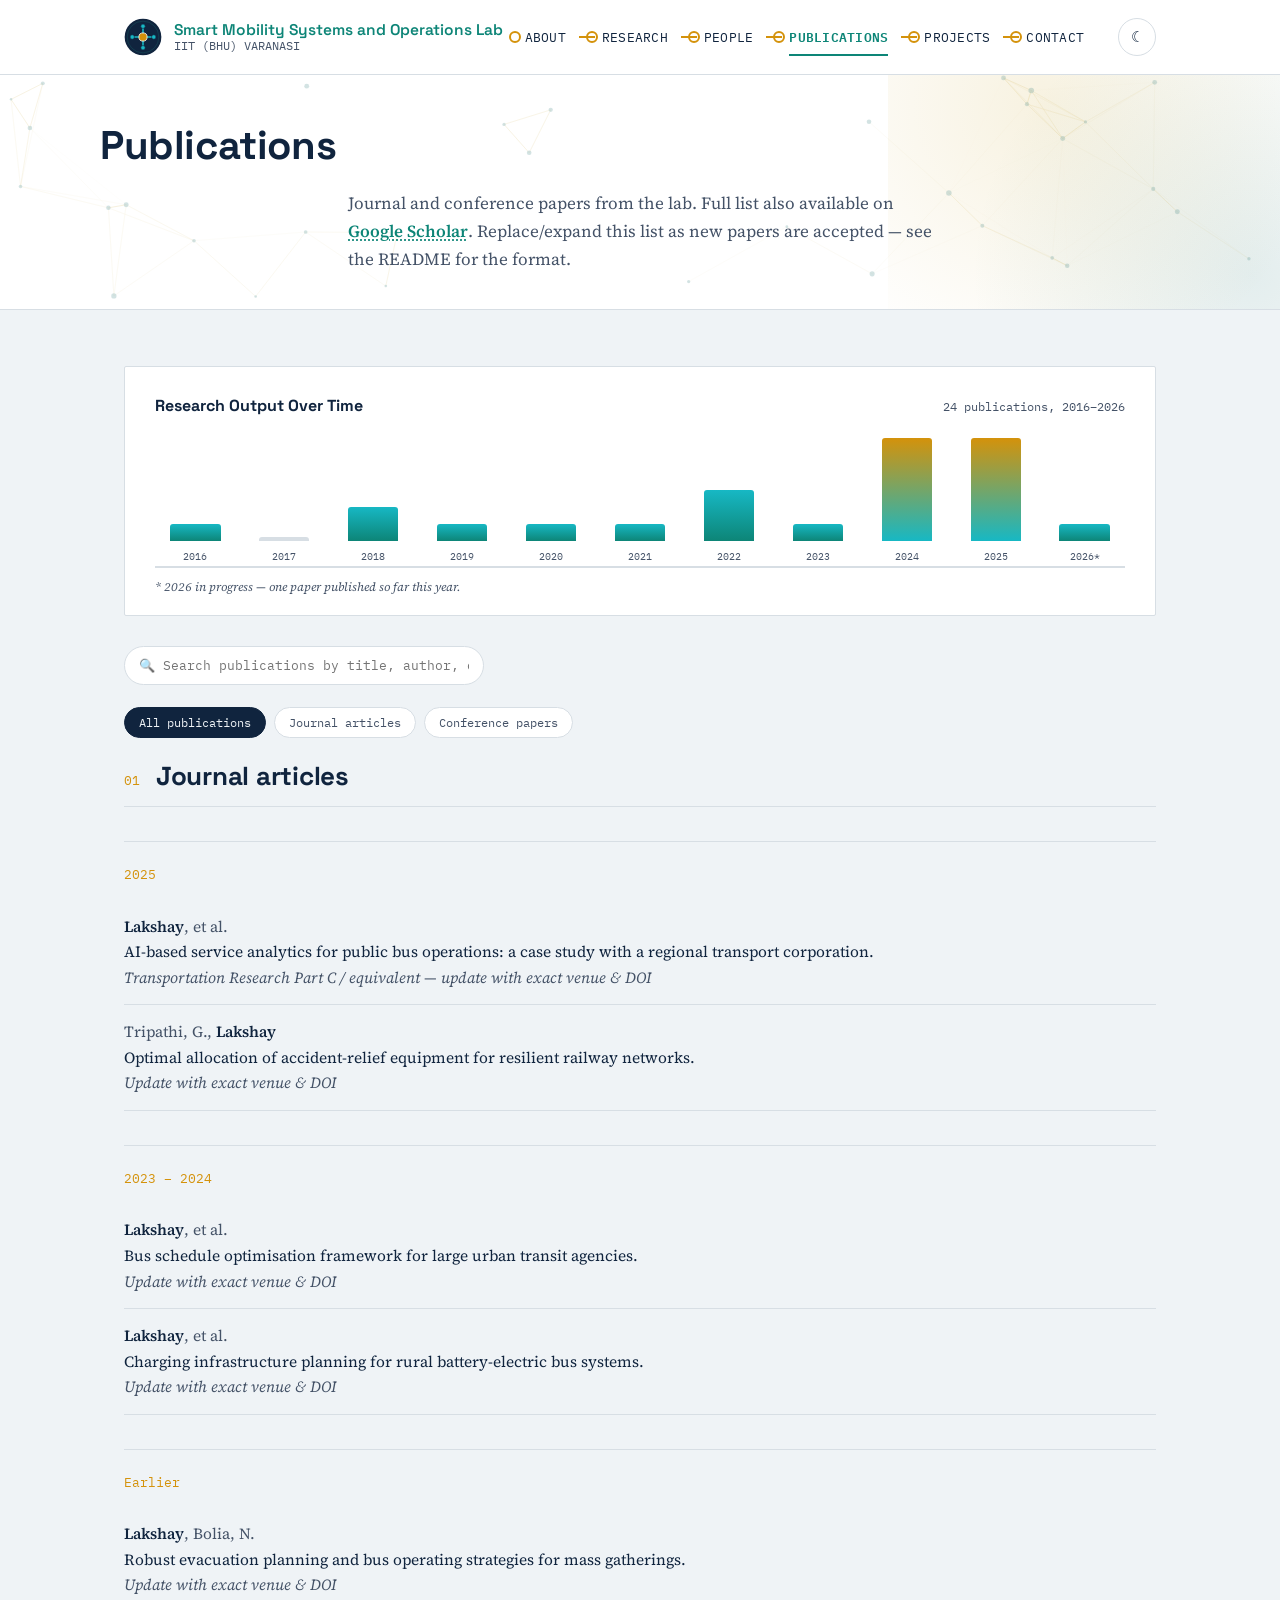
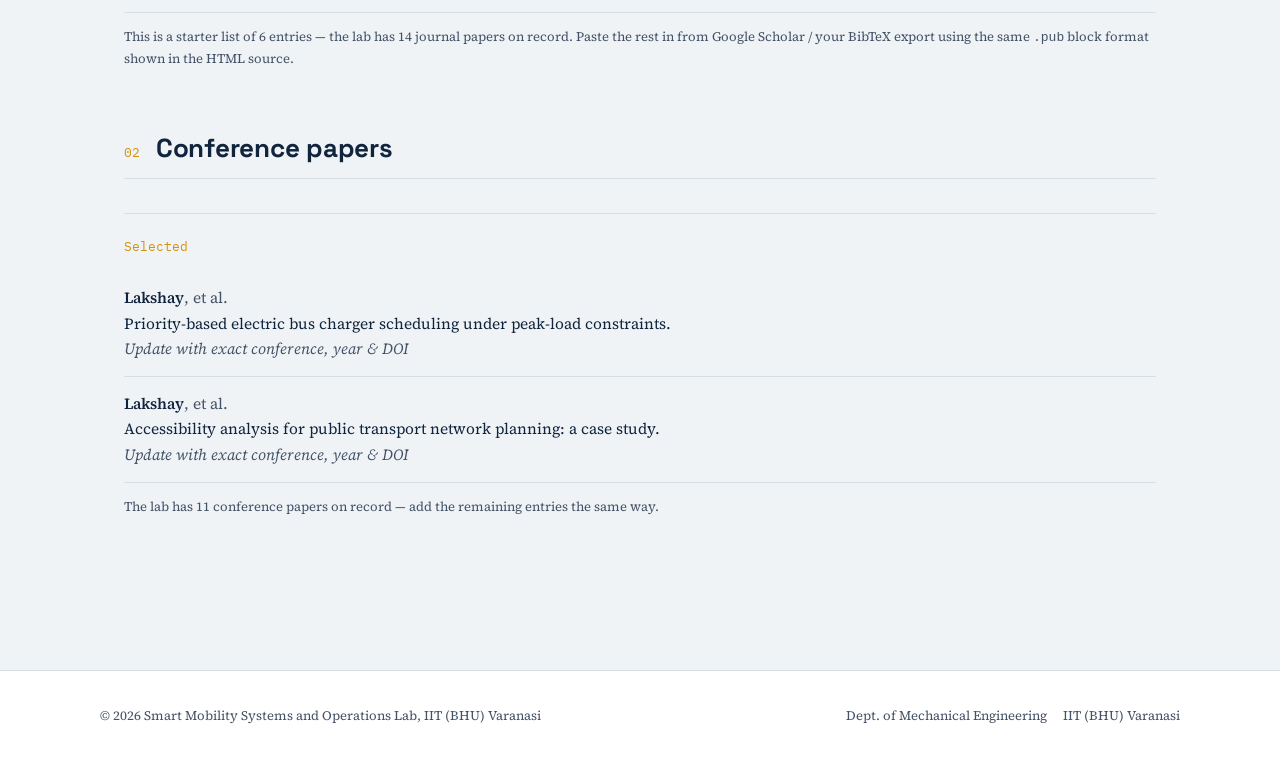
<file: publications (1).html>
<!DOCTYPE html>
<html lang="en">
<head>
<meta charset="UTF-8">
<meta name="viewport" content="width=device-width, initial-scale=1.0">
<title>Publications · Smart Mobility Systems and Operations Lab</title>
<link rel="stylesheet" href="css/style.css">
</head>
<body>
<div class="scroll-progress"></div>

<header class="site-header">
  <div class="header-inner">
    <a class="brand" href="index.html" style="text-decoration:none;">
      <div class="brand-mark"><svg viewBox="0 0 120 120" xmlns="http://www.w3.org/2000/svg" role="img" aria-labelledby="th dh"><title id="th">SMSO Lab mark</title><desc id="dh">A gold hub connected by four teal spokes to four outer nodes on a navy circular badge, one spoke per letter of Smart, Mobility, Systems, Operations.</desc><style>.h-bg{fill:#10243E;}.h-ring{fill:none;stroke:#1B6F6F;stroke-width:2;opacity:.5;}.h-spoke{stroke:#17B8C4;stroke-width:5;stroke-linecap:round;transition:stroke-width .25s ease;}svg:hover .h-spoke{stroke-width:6;}.h-node{fill:#17B8C4;stroke:#10243E;stroke-width:2;transform-origin:center;transform-box:fill-box;transition:transform .3s ease;}svg:hover .h-node{transform:scale(1.25);}.h-hub{fill:#D4920B;stroke:#FFFFFF;stroke-width:2.5;transform-origin:center;transform-box:fill-box;transition:transform .4s ease;}svg:hover .h-hub{transform:rotate(20deg);}</style><circle class="h-bg" cx="60" cy="60" r="58"/><circle class="h-ring" cx="60" cy="60" r="50"/><line class="h-spoke" x1="60" y1="60" x2="60" y2="26"/><line class="h-spoke" x1="60" y1="60" x2="94" y2="60"/><line class="h-spoke" x1="60" y1="60" x2="60" y2="94"/><line class="h-spoke" x1="60" y1="60" x2="26" y2="60"/><circle class="h-node" cx="60" cy="26" r="7"/><circle class="h-node" cx="94" cy="60" r="7"/><circle class="h-node" cx="60" cy="94" r="7"/><circle class="h-node" cx="26" cy="60" r="7"/><circle class="h-hub" cx="60" cy="60" r="13"/></svg></div>
      <div class="brand-text">
        <div class="name">Smart Mobility Systems and Operations Lab</div>
        <div class="sub">IIT (BHU) VARANASI</div>
      </div>
    </a>
    <nav class="route" aria-label="Primary">
      <ul>
        <li><a href="index.html">About</a></li>
        <li><a href="research.html">Research</a></li>
        <li><a href="people.html">People</a></li>
        <li><a class="current" href="publications.html">Publications</a></li>
        <li><a href="projects.html">Projects</a></li>
        <li><a href="contact.html">Contact</a></li>
      </ul>
    </nav>
    <div class="header-actions">
      <button class="theme-toggle" aria-label="Toggle dark mode">☾</button>
      <button class="nav-toggle" aria-label="Toggle navigation" aria-expanded="false">☰</button>
    </div>
  </div>
</header>

<div class="page-hero">
  <canvas id="network-canvas" aria-hidden="true" style="position:absolute;inset:0;width:100%;height:100%;opacity:.35;pointer-events:none;"></canvas>
  <div class="page-hero-inner">
    <h1>Publications</h1>
    <p class="lede">Journal and conference papers from the lab. Full list also available on
      <a href="https://scholar.google.com/citations?user=Z9TCeUoAAAAJ" target="_blank" rel="noopener">Google Scholar</a>.
      Replace/expand this list as new papers are accepted — see the README for the format.</p>
  </div>
</div>

<main>

  <div class="pub-chart-wrap reveal">
    <div class="pub-chart-head">
      <span class="pub-chart-title">Research Output Over Time</span>
      <span class="pub-chart-sub">24 publications, 2016–2026</span>
    </div>
    <div class="pub-chart">
      <div class="pub-bar-col"><div class="pub-bar" style="height:17px; transition-delay:0s"></div><span class="pub-bar-year">2016</span></div>
      <div class="pub-bar-col"><div class="pub-bar pub-bar-zero" style="height:4px; transition-delay:.05s"></div><span class="pub-bar-year">2017</span></div>
      <div class="pub-bar-col"><div class="pub-bar" style="height:34px; transition-delay:.1s"></div><span class="pub-bar-year">2018</span></div>
      <div class="pub-bar-col"><div class="pub-bar" style="height:17px; transition-delay:.15s"></div><span class="pub-bar-year">2019</span></div>
      <div class="pub-bar-col"><div class="pub-bar" style="height:17px; transition-delay:.2s"></div><span class="pub-bar-year">2020</span></div>
      <div class="pub-bar-col"><div class="pub-bar" style="height:17px; transition-delay:.25s"></div><span class="pub-bar-year">2021</span></div>
      <div class="pub-bar-col"><div class="pub-bar" style="height:51px; transition-delay:.3s"></div><span class="pub-bar-year">2022</span></div>
      <div class="pub-bar-col"><div class="pub-bar" style="height:17px; transition-delay:.35s"></div><span class="pub-bar-year">2023</span></div>
      <div class="pub-bar-col"><div class="pub-bar pub-bar-peak" style="height:120px; transition-delay:.4s"></div><span class="pub-bar-year">2024</span></div>
      <div class="pub-bar-col"><div class="pub-bar pub-bar-peak" style="height:103px; transition-delay:.45s"></div><span class="pub-bar-year">2025</span></div>
      <div class="pub-bar-col"><div class="pub-bar" style="height:17px; transition-delay:.5s"></div><span class="pub-bar-year">2026*</span></div>
    </div>
    <p class="pub-chart-foot">* 2026 in progress — one paper published so far this year.</p>
  </div>

  <input type="text" class="pub-search reveal" placeholder="🔍 Search publications by title, author, or keyword...">

  <div class="filter-bar reveal">
    <button data-filter="all" class="active">All publications</button>
    <button data-filter="journal">Journal articles</button>
    <button data-filter="conference">Conference papers</button>
  </div>

  <p class="pub-empty">No publications match your search.</p>

  <section id="journals" data-tags="journal">
    <div class="section-head reveal"><span class="num">01</span><h2>Journal articles</h2></div>

    <div class="pub-year">2025</div>
    <div class="pub">
      <div class="authors"><span class="lakshay">Lakshay</span>, et al.</div>
      <div>AI-based service analytics for public bus operations: a case study with a regional transport corporation.</div>
      <div class="venue">Transportation Research Part C / equivalent — update with exact venue &amp; DOI</div>
    </div>
    <div class="pub">
      <div class="authors">Tripathi, G., <span class="lakshay">Lakshay</span></div>
      <div>Optimal allocation of accident-relief equipment for resilient railway networks.</div>
      <div class="venue">Update with exact venue &amp; DOI</div>
    </div>

    <div class="pub-year">2023 – 2024</div>
    <div class="pub">
      <div class="authors"><span class="lakshay">Lakshay</span>, et al.</div>
      <div>Bus schedule optimisation framework for large urban transit agencies.</div>
      <div class="venue">Update with exact venue &amp; DOI</div>
    </div>
    <div class="pub">
      <div class="authors"><span class="lakshay">Lakshay</span>, et al.</div>
      <div>Charging infrastructure planning for rural battery-electric bus systems.</div>
      <div class="venue">Update with exact venue &amp; DOI</div>
    </div>

    <div class="pub-year">Earlier</div>
    <div class="pub">
      <div class="authors"><span class="lakshay">Lakshay</span>, Bolia, N.</div>
      <div>Robust evacuation planning and bus operating strategies for mass gatherings.</div>
      <div class="venue">Update with exact venue &amp; DOI</div>
    </div>
    <p class="small">This is a starter list of 6 entries — the lab has 14 journal papers on record. Paste the rest in from Google Scholar / your BibTeX export using the same <code>.pub</code> block format shown in the HTML source.</p>
  </section>

  <section id="conferences" data-tags="conference">
    <div class="section-head reveal"><span class="num">02</span><h2>Conference papers</h2></div>
    <div class="pub-year">Selected</div>
    <div class="pub">
      <div class="authors"><span class="lakshay">Lakshay</span>, et al.</div>
      <div>Priority-based electric bus charger scheduling under peak-load constraints.</div>
      <div class="venue">Update with exact conference, year &amp; DOI</div>
    </div>
    <div class="pub">
      <div class="authors"><span class="lakshay">Lakshay</span>, et al.</div>
      <div>Accessibility analysis for public transport network planning: a case study.</div>
      <div class="venue">Update with exact conference, year &amp; DOI</div>
    </div>
    <p class="small">The lab has 11 conference papers on record — add the remaining entries the same way.</p>
  </section>

</main>

<footer>
  <div class="footer-inner">
    <div>© <span id="year"></span> Smart Mobility Systems and Operations Lab, IIT (BHU) Varanasi</div>
    <div class="footer-links">
      <a href="https://www.iitbhu.ac.in/dept/mec" target="_blank" rel="noopener">Dept. of Mechanical Engineering</a>
      <a href="https://www.iitbhu.ac.in" target="_blank" rel="noopener">IIT (BHU) Varanasi</a>
    </div>
  </div>
</footer>
<button class="back-to-top" aria-label="Back to top">↑</button>
<script src="assets/js/main.js"></script>
</body>
</html>
</file>
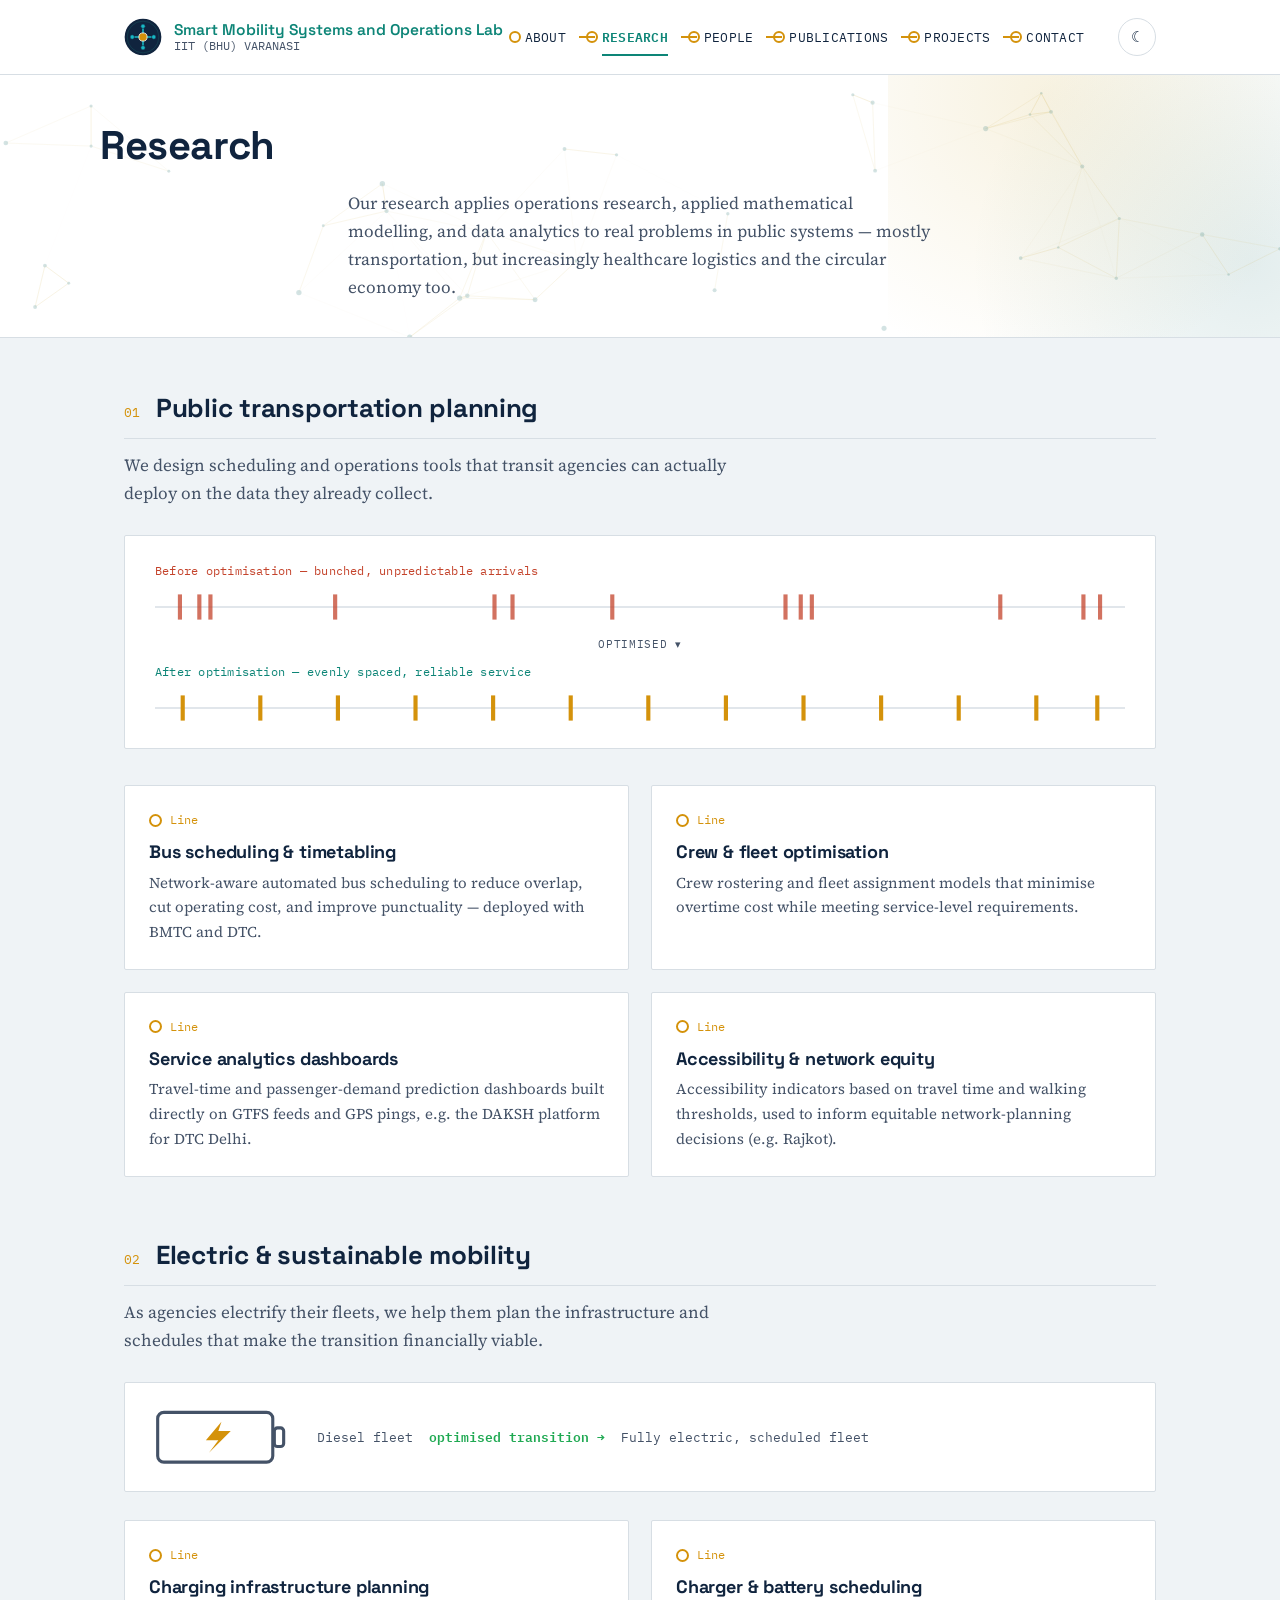
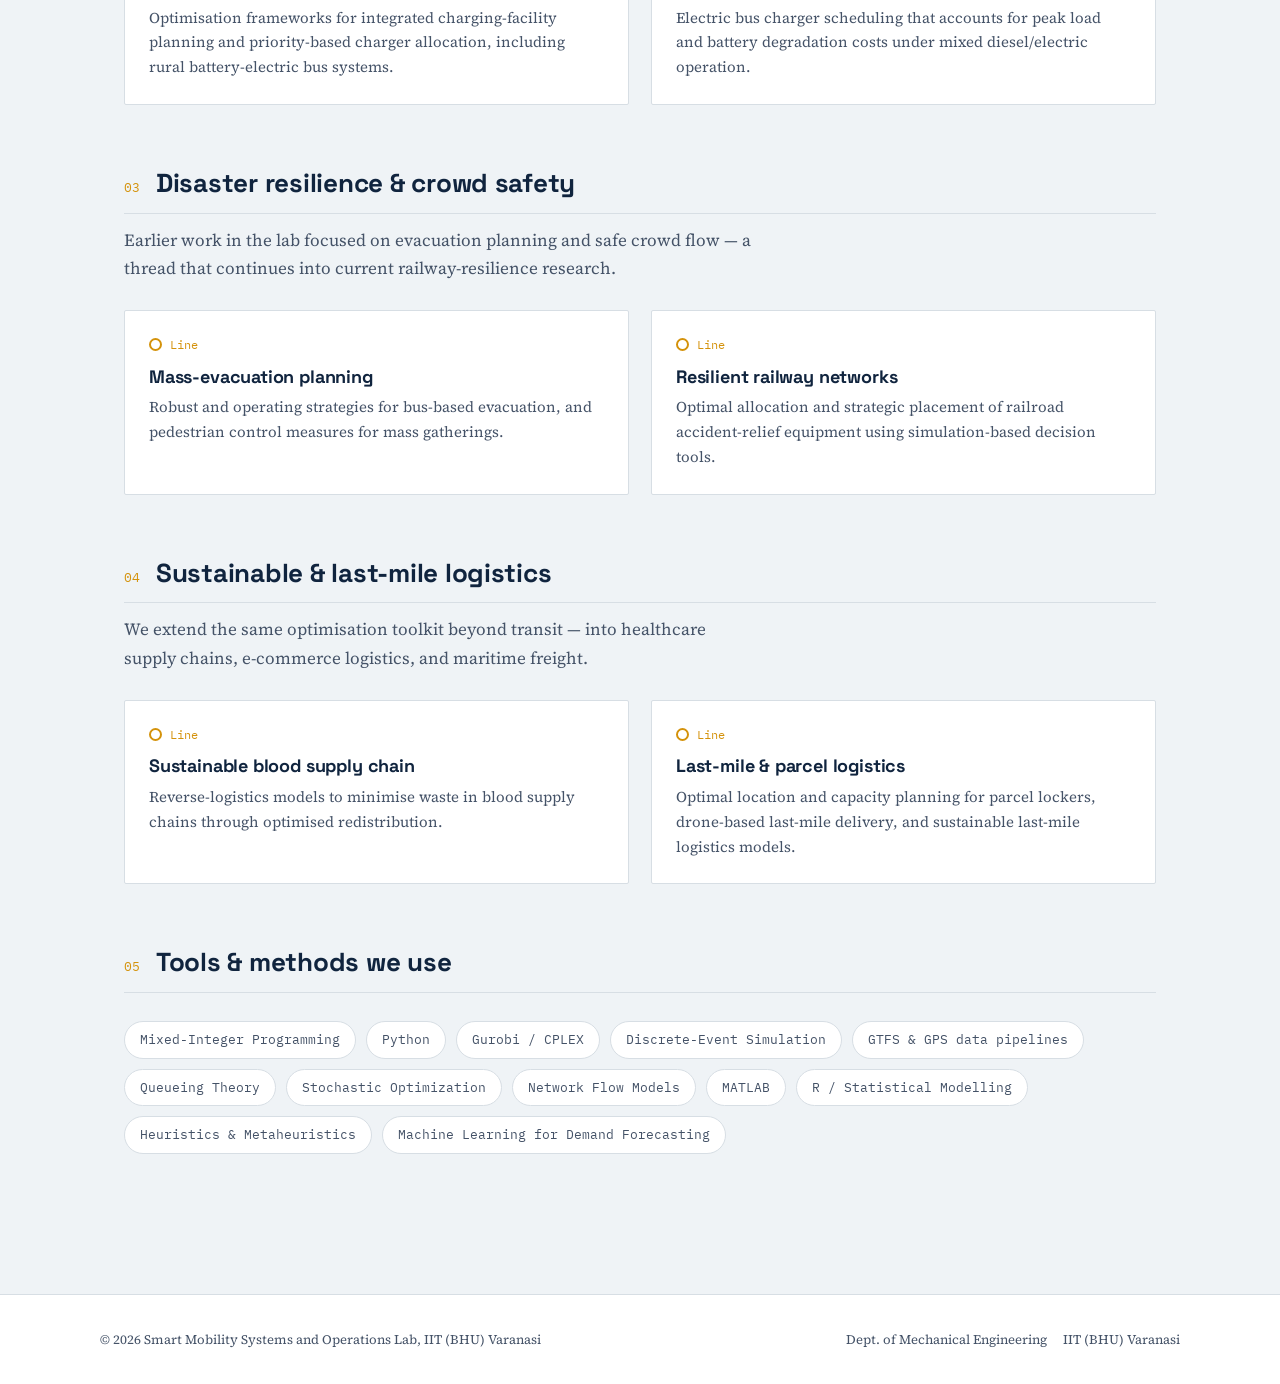
<file: research (1).html>
<!DOCTYPE html>
<html lang="en">
<head>
<meta charset="UTF-8">
<meta name="viewport" content="width=device-width, initial-scale=1.0">
<title>Research · Smart Mobility Systems and Operations Lab</title>
<link rel="stylesheet" href="css/style.css">
</head>
<body>
<div class="scroll-progress"></div>

<header class="site-header">
  <div class="header-inner">
    <a class="brand" href="index.html" style="text-decoration:none;">
      <div class="brand-mark"><svg viewBox="0 0 120 120" xmlns="http://www.w3.org/2000/svg" role="img" aria-labelledby="th dh"><title id="th">SMSO Lab mark</title><desc id="dh">A gold hub connected by four teal spokes to four outer nodes on a navy circular badge, one spoke per letter of Smart, Mobility, Systems, Operations.</desc><style>.h-bg{fill:#10243E;}.h-ring{fill:none;stroke:#1B6F6F;stroke-width:2;opacity:.5;}.h-spoke{stroke:#17B8C4;stroke-width:5;stroke-linecap:round;transition:stroke-width .25s ease;}svg:hover .h-spoke{stroke-width:6;}.h-node{fill:#17B8C4;stroke:#10243E;stroke-width:2;transform-origin:center;transform-box:fill-box;transition:transform .3s ease;}svg:hover .h-node{transform:scale(1.25);}.h-hub{fill:#D4920B;stroke:#FFFFFF;stroke-width:2.5;transform-origin:center;transform-box:fill-box;transition:transform .4s ease;}svg:hover .h-hub{transform:rotate(20deg);}</style><circle class="h-bg" cx="60" cy="60" r="58"/><circle class="h-ring" cx="60" cy="60" r="50"/><line class="h-spoke" x1="60" y1="60" x2="60" y2="26"/><line class="h-spoke" x1="60" y1="60" x2="94" y2="60"/><line class="h-spoke" x1="60" y1="60" x2="60" y2="94"/><line class="h-spoke" x1="60" y1="60" x2="26" y2="60"/><circle class="h-node" cx="60" cy="26" r="7"/><circle class="h-node" cx="94" cy="60" r="7"/><circle class="h-node" cx="60" cy="94" r="7"/><circle class="h-node" cx="26" cy="60" r="7"/><circle class="h-hub" cx="60" cy="60" r="13"/></svg></div>
      <div class="brand-text">
        <div class="name">Smart Mobility Systems and Operations Lab</div>
        <div class="sub">IIT (BHU) VARANASI</div>
      </div>
    </a>
    <nav class="route" aria-label="Primary">
      <ul>
        <li><a href="index.html">About</a></li>
        <li><a class="current" href="research.html">Research</a></li>
        <li><a href="people.html">People</a></li>
        <li><a href="publications.html">Publications</a></li>
        <li><a href="projects.html">Projects</a></li>
        <li><a href="contact.html">Contact</a></li>
      </ul>
    </nav>
    <div class="header-actions">
      <button class="theme-toggle" aria-label="Toggle dark mode">☾</button>
      <button class="nav-toggle" aria-label="Toggle navigation" aria-expanded="false">☰</button>
    </div>
  </div>
</header>

<div class="page-hero">
  <canvas id="network-canvas" aria-hidden="true" style="position:absolute;inset:0;width:100%;height:100%;opacity:.35;pointer-events:none;"></canvas>
  <div class="page-hero-inner">
    <h1>Research</h1>
    <p class="lede">Our research applies operations research, applied mathematical modelling, and data analytics to real problems in public systems — mostly transportation, but increasingly healthcare logistics and the circular economy too.</p>
  </div>
</div>

<main>

  <section id="transit">
    <div class="section-head reveal"><span class="num">01</span><h2>Public transportation planning</h2></div>
    <p class="section-intro">We design scheduling and operations tools that transit agencies can actually deploy on the data they already collect.</p>

    <div class="bunch-viz reveal" aria-hidden="true">
      <div class="bunch-row">
        <span class="bunch-row-label bunch-before">Before optimisation — bunched, unpredictable arrivals</span>
        <svg viewBox="0 0 700 40" class="bunch-svg" preserveAspectRatio="none">
          <line x1="0" y1="20" x2="700" y2="20" class="bunch-baseline"/>
          <g class="bunch-ticks bunch-ticks-before">
            <line x1="18" y1="6" x2="18" y2="34"/><line x1="32" y1="6" x2="32" y2="34"/><line x1="40" y1="6" x2="40" y2="34"/>
            <line x1="130" y1="6" x2="130" y2="34"/>
            <line x1="245" y1="6" x2="245" y2="34"/><line x1="258" y1="6" x2="258" y2="34"/>
            <line x1="330" y1="6" x2="330" y2="34"/>
            <line x1="455" y1="6" x2="455" y2="34"/><line x1="466" y1="6" x2="466" y2="34"/><line x1="474" y1="6" x2="474" y2="34"/>
            <line x1="610" y1="6" x2="610" y2="34"/>
            <line x1="670" y1="6" x2="670" y2="34"/><line x1="682" y1="6" x2="682" y2="34"/>
          </g>
        </svg>
      </div>
      <div class="bunch-arrow">optimised ▾</div>
      <div class="bunch-row">
        <span class="bunch-row-label bunch-after">After optimisation — evenly spaced, reliable service</span>
        <svg viewBox="0 0 700 40" class="bunch-svg" preserveAspectRatio="none">
          <line x1="0" y1="20" x2="700" y2="20" class="bunch-baseline"/>
          <g class="bunch-ticks bunch-ticks-after">
            <line x1="20" y1="6" x2="20" y2="34" style="animation-delay:0s"/>
            <line x1="76" y1="6" x2="76" y2="34" style="animation-delay:.1s"/>
            <line x1="132" y1="6" x2="132" y2="34" style="animation-delay:.2s"/>
            <line x1="188" y1="6" x2="188" y2="34" style="animation-delay:.3s"/>
            <line x1="244" y1="6" x2="244" y2="34" style="animation-delay:.4s"/>
            <line x1="300" y1="6" x2="300" y2="34" style="animation-delay:.5s"/>
            <line x1="356" y1="6" x2="356" y2="34" style="animation-delay:.6s"/>
            <line x1="412" y1="6" x2="412" y2="34" style="animation-delay:.7s"/>
            <line x1="468" y1="6" x2="468" y2="34" style="animation-delay:.8s"/>
            <line x1="524" y1="6" x2="524" y2="34" style="animation-delay:.9s"/>
            <line x1="580" y1="6" x2="580" y2="34" style="animation-delay:1s"/>
            <line x1="636" y1="6" x2="636" y2="34" style="animation-delay:1.1s"/>
            <line x1="680" y1="6" x2="680" y2="34" style="animation-delay:1.2s"/>
          </g>
        </svg>
      </div>
    </div>

    <div class="grid cols-2">
      <div class="card reveal">
        <div class="stop-index">Line</div>
        <h3>Bus scheduling &amp; timetabling</h3>
        <p>Network-aware automated bus scheduling to reduce overlap, cut operating cost, and improve punctuality — deployed with BMTC and DTC.</p>
      </div>
      <div class="card reveal">
        <div class="stop-index">Line</div>
        <h3>Crew &amp; fleet optimisation</h3>
        <p>Crew rostering and fleet assignment models that minimise overtime cost while meeting service-level requirements.</p>
      </div>
      <div class="card reveal">
        <div class="stop-index">Line</div>
        <h3>Service analytics dashboards</h3>
        <p>Travel-time and passenger-demand prediction dashboards built directly on GTFS feeds and GPS pings, e.g. the DAKSH platform for DTC Delhi.</p>
      </div>
      <div class="card reveal">
        <div class="stop-index">Line</div>
        <h3>Accessibility &amp; network equity</h3>
        <p>Accessibility indicators based on travel time and walking thresholds, used to inform equitable network-planning decisions (e.g. Rajkot).</p>
      </div>
    </div>
  </section>

  <section id="emobility">
    <div class="section-head reveal"><span class="num">02</span><h2>Electric &amp; sustainable mobility</h2></div>
    <p class="section-intro">As agencies electrify their fleets, we help them plan the infrastructure and schedules that make the transition financially viable.</p>

    <div class="ev-viz reveal" aria-hidden="true">
      <svg viewBox="0 0 90 44" class="ev-battery-svg">
        <rect x="3" y="6" width="74" height="32" rx="4" class="ev-shell"/>
        <rect x="78" y="16" width="6" height="12" rx="2" class="ev-shell"/>
        <rect x="7" y="10" width="0" height="24" rx="2" class="ev-fill"/>
        <path d="M44 12 L34 24 L42 24 L36 32 L50 18 L42 18 Z" class="ev-bolt"/>
      </svg>
      <div class="ev-labels">
        <span>Diesel fleet</span>
        <span class="ev-arrow">optimised transition →</span>
        <span>Fully electric, scheduled fleet</span>
      </div>
    </div>

    <div class="grid cols-2">
      <div class="card reveal">
        <div class="stop-index">Line</div>
        <h3>Charging infrastructure planning</h3>
        <p>Optimisation frameworks for integrated charging-facility planning and priority-based charger allocation, including rural battery-electric bus systems.</p>
      </div>
      <div class="card reveal">
        <div class="stop-index">Line</div>
        <h3>Charger &amp; battery scheduling</h3>
        <p>Electric bus charger scheduling that accounts for peak load and battery degradation costs under mixed diesel/electric operation.</p>
      </div>
    </div>
  </section>

  <section id="resilience">
    <div class="section-head reveal"><span class="num">03</span><h2>Disaster resilience &amp; crowd safety</h2></div>
    <p class="section-intro">Earlier work in the lab focused on evacuation planning and safe crowd flow — a thread that continues into current railway-resilience research.</p>
    <div class="grid cols-2">
      <div class="card reveal">
        <div class="stop-index">Line</div>
        <h3>Mass-evacuation planning</h3>
        <p>Robust and operating strategies for bus-based evacuation, and pedestrian control measures for mass gatherings.</p>
      </div>
      <div class="card reveal">
        <div class="stop-index">Line</div>
        <h3>Resilient railway networks</h3>
        <p>Optimal allocation and strategic placement of railroad accident-relief equipment using simulation-based decision tools.</p>
      </div>
    </div>
  </section>

  <section id="logistics">
    <div class="section-head reveal"><span class="num">04</span><h2>Sustainable &amp; last-mile logistics</h2></div>
    <p class="section-intro">We extend the same optimisation toolkit beyond transit — into healthcare supply chains, e-commerce logistics, and maritime freight.</p>
    <div class="grid cols-2">
      <div class="card reveal">
        <div class="stop-index">Line</div>
        <h3>Sustainable blood supply chain</h3>
        <p>Reverse-logistics models to minimise waste in blood supply chains through optimised redistribution.</p>
      </div>
      <div class="card reveal">
        <div class="stop-index">Line</div>
        <h3>Last-mile &amp; parcel logistics</h3>
        <p>Optimal location and capacity planning for parcel lockers, drone-based last-mile delivery, and sustainable last-mile logistics models.</p>
      </div>
    </div>
  </section>

  <section id="tools">
    <div class="section-head reveal"><span class="num">05</span><h2>Tools &amp; methods we use</h2></div>
    <div class="tag-cloud reveal">
      <span>Mixed-Integer Programming</span>
      <span>Python</span>
      <span>Gurobi / CPLEX</span>
      <span>Discrete-Event Simulation</span>
      <span>GTFS &amp; GPS data pipelines</span>
      <span>Queueing Theory</span>
      <span>Stochastic Optimization</span>
      <span>Network Flow Models</span>
      <span>MATLAB</span>
      <span>R / Statistical Modelling</span>
      <span>Heuristics &amp; Metaheuristics</span>
      <span>Machine Learning for Demand Forecasting</span>
    </div>
  </section>

</main>

<footer>
  <div class="footer-inner">
    <div>© <span id="year"></span> Smart Mobility Systems and Operations Lab, IIT (BHU) Varanasi</div>
    <div class="footer-links">
      <a href="https://www.iitbhu.ac.in/dept/mec" target="_blank" rel="noopener">Dept. of Mechanical Engineering</a>
      <a href="https://www.iitbhu.ac.in" target="_blank" rel="noopener">IIT (BHU) Varanasi</a>
    </div>
  </div>
</footer>
<button class="back-to-top" aria-label="Back to top">↑</button>
<script src="assets/js/main.js"></script>
</body>
</html>
</file>
<file: css/style.css>
/* ============================================================
   SML Lab — Design System
   Concept: the lab studies transit networks & logistics flows.
   The site borrows the visual language of a metro/transit map —
   route lines, stations, stops — as its one signature device,
   used sparingly in navigation and section dividers only.
   ============================================================ */

@import url('https://fonts.googleapis.com/css2?family=Space+Grotesk:wght@400;500;600;700&family=Source+Serif+4:opsz,wght@8..60,400;8..60,500;8..60,600&family=IBM+Plex+Mono:wght@400;500&display=swap');

:root{
  --bg:        #EFF3F6;
  --paper:     #FFFFFF;
  --ink:       #10243E;
  --ink-soft:  #445267;
  --line:      #D7DEE4;
  --gold:      #D4920B;   /* route line / accent — richer amber */
  --teal:      #0D8577;   /* secondary route line — vivid emerald-teal */
  --coral:     #C4432B;   /* announcements / alerts, used sparingly */
  --cyan:      #17B8C4;   /* graphic-only accent — electric/smart systems */
  --green:     #1FA952;   /* graphic-only accent — EV & sustainability */
  --radius:    2px;
  --maxw:      1080px;
}

[data-theme="dark"]{
  --bg:        #0B1626;
  --paper:     #101F35;
  --ink:       #EDF1F6;
  --ink-soft:  #9DAAC0;
  --line:      #223353;
  --gold:      #F0B33D;
  --teal:      #2DD4C5;
  --coral:     #E2604A;
  --cyan:      #3FE0EC;
  --green:     #3DDB7A;
}

body, .card, .site-header, footer, .btn, nav.route a{
  transition:background-color .35s ease, color .35s ease, border-color .35s ease;
}

*{box-sizing:border-box;}
html{scroll-behavior:smooth;}
body{
  margin:0;
  background:var(--bg);
  color:var(--ink);
  font-family:'Source Serif 4', Georgia, serif;
  font-size:17px;
  line-height:1.65;
  -webkit-font-smoothing:antialiased;
}

h1,h2,h3,h4,.display{
  font-family:'Space Grotesk', sans-serif;
  color:var(--ink);
  line-height:1.15;
  letter-spacing:-0.01em;
  margin:0 0 .5em;
}
.mono, .meta, .eyebrow, nav, .stops, .tag{
  font-family:'IBM Plex Mono', monospace;
}

a{color:var(--teal); text-decoration:none;}
a:hover{text-decoration:underline;}
a:focus-visible, button:focus-visible{outline:2px solid var(--gold); outline-offset:2px;}

img{max-width:100%; display:block;}

.wrap{max-width:var(--maxw); margin:0 auto; padding:0 24px;}

/* ---------- Route-line header ---------- */
.site-header{
  background:var(--paper);
  border-bottom:1px solid var(--line);
  position:sticky; top:0; z-index:50;
}
.header-inner{
  display:flex; align-items:center; justify-content:space-between;
  padding:18px 24px; max-width:var(--maxw); margin:0 auto; gap:20px;
}
.brand{display:flex; align-items:center; gap:12px; min-width:0;}
.brand-mark{
  width:38px; height:38px; border-radius:50%;
  display:flex; align-items:center; justify-content:center;
  flex:none; overflow:hidden;
}
.brand-mark svg{ width:100%; height:100%; }
.brand-text{line-height:1.2; min-width:0;}
.brand-text .name{font-family:'Space Grotesk',sans-serif; font-weight:600; font-size:15.5px; white-space:nowrap;}
.brand-text .sub{font-size:11.5px; color:var(--ink-soft); font-family:'IBM Plex Mono',monospace; white-space:nowrap;}

/* the "line" nav: a horizontal route with station dots per section */
nav.route{
  display:flex; align-items:center; flex-wrap:wrap;
  font-size:12.5px; letter-spacing:.02em;
}
nav.route ul{list-style:none; display:flex; margin:0; padding:0; position:relative;}
nav.route li{position:relative; padding:0 14px 0 22px;}
nav.route li::before{
  content:""; position:absolute; left:6px; top:50%; transform:translateY(-50%);
  width:8px; height:8px; border-radius:50%; background:var(--paper);
  border:2px solid var(--gold);
}
nav.route li::after{
  content:""; position:absolute; left:-1px; top:50%; transform:translateY(-1px);
  width:16px; height:2px; background:var(--gold);
}
nav.route li:first-child::after{display:none;}
nav.route a{color:var(--ink); text-transform:uppercase; padding:6px 0;}
nav.route a.current{color:var(--teal); font-weight:600; border-bottom:2px solid var(--teal);}
nav.route a:hover{text-decoration:none; color:var(--teal);}

.nav-toggle{display:none;}

/* ---------- Hero ---------- */
.hero{
  border-bottom:1px solid var(--line);
  background:
    radial-gradient(1200px 300px at 85% -20%, rgba(201,162,39,.10), transparent),
    var(--paper);
}
.hero-inner{max-width:var(--maxw); margin:0 auto; padding:76px 24px 56px;}
.eyebrow{
  color:var(--teal); font-size:12.5px; letter-spacing:.08em; text-transform:uppercase;
  display:flex; align-items:center; gap:8px; margin-bottom:18px;
}
.eyebrow::before{content:""; width:22px; height:2px; background:var(--gold); display:inline-block;}
.hero h1{font-size:clamp(32px,4.4vw,52px); max-width:16ch;}
.hero .lede{font-size:19px; color:var(--ink-soft); max-width:62ch; margin-top:14px;}
.hero .cta-row{margin-top:28px; display:flex; gap:14px; flex-wrap:wrap;}

/* Centered hero variant */
.hero-center .hero-inner{display:flex; flex-direction:column; align-items:center; text-align:center;}
.hero-center .eyebrow{justify-content:center;}
.hero-center .eyebrow::before{display:none;}
.hero-center h1{max-width:18ch;}
.hero-center .lede{margin-left:auto; margin-right:auto;}
.hero-center .cta-row{justify-content:center;}

/* Animated "data to decisions" optimization infographic */
.optimize-strip{width:100%; max-width:820px; margin:44px auto 0;}
.optimize-svg{width:100%; height:auto; display:block; overflow:visible;}

.opt-link{stroke:var(--line); stroke-width:2; stroke-dasharray:3 8; stroke-linecap:round;}

/* Raw data: scattered, slightly jittering dots in a muted tone */
.opt-dot-raw{fill:var(--ink-soft); opacity:.55; animation:optJitter 2.4s ease-in-out infinite;}
@keyframes optJitter{
  0%,100%{transform:translate(0,0);}
  50%{transform:translate(2px,-3px);}
}

/* Optimization engine: slow rotating hexagon with a pulsing core */
.opt-hex{fill:none; stroke:var(--gold); stroke-width:2.5;}
.opt-core{fill:var(--gold); transform-box:fill-box; transform-origin:center; animation:optPulse 1.8s ease-in-out infinite;}
.opt-engine{animation:optSpin 14s linear infinite; transform-origin:450px 70px;}
@keyframes optSpin{from{transform:rotate(0deg);} to{transform:rotate(360deg);}}
@keyframes optPulse{0%,100%{transform:scale(1); opacity:1;} 50%{transform:scale(1.35); opacity:.75;}}

/* Clean decisions: aligned, steady gold dots with a confident glow pulse */
.opt-dot-clean{fill:var(--gold); animation:optGlow 2.2s ease-in-out infinite;}
@keyframes optGlow{
  0%,100%{opacity:.6; r:5;}
  50%{opacity:1; r:6;}
}

/* Travelling packets: small dots flowing along the two connecting paths */
.opt-packet{fill:var(--teal);}
.opt-packet-in{offset-path:path("M78,70 L440,70"); animation:optFlow 2.4s linear infinite;}
.opt-packet-out{fill:var(--gold); offset-path:path("M460,70 L822,70"); animation:optFlow 2.4s linear infinite; animation-delay:1.2s;}
@keyframes optFlow{
  0%{offset-distance:0%; opacity:0;}
  10%{opacity:1;}
  90%{opacity:1;}
  100%{offset-distance:100%; opacity:0;}
}

.optimize-labels{
  display:flex; justify-content:space-between; margin-top:14px;
  font-family:'IBM Plex Mono',monospace; font-size:11px; color:var(--ink-soft);
  letter-spacing:.02em; text-transform:uppercase;
}
.optimize-labels span:first-child{text-align:left;}
.optimize-labels span:last-child{text-align:right;}
.optimize-labels span:nth-child(2){text-align:center; color:var(--gold); font-weight:600;}

@media (max-width:640px){
  .optimize-labels span{font-size:9.5px;}
}
@media (prefers-reduced-motion: reduce){
  .opt-engine, .opt-core, .opt-dot-raw, .opt-dot-clean, .opt-packet-in, .opt-packet-out{animation:none;}
}

/* ---------- National network diagram (Projects page) ---------- */
.network-map{max-width:600px; margin:0 auto 36px;}
.network-map-svg{width:100%; height:auto; display:block;}
.nm-spoke{stroke:var(--line); stroke-width:2; stroke-dasharray:3 7;}
.nm-packet{fill:var(--gold); animation:nmFlow 3s linear infinite;}
@keyframes nmFlow{
  0%{offset-distance:0%; opacity:0;}
  12%{opacity:1;}
  88%{opacity:1;}
  100%{offset-distance:100%; opacity:0;}
}
.nm-node circle:first-child{fill:var(--paper); stroke:var(--teal); stroke-width:2.5;}
.nm-node-core{fill:var(--teal); animation:nmNodePulse 2.6s ease-in-out infinite;}
.nm-node{animation:nmAppear .6s ease both;}
@keyframes nmNodePulse{0%,100%{opacity:.7; r:5;} 50%{opacity:1; r:6.5;}}
@keyframes nmAppear{from{opacity:0;} to{opacity:1;}}
.nm-label{font-family:'Space Grotesk',sans-serif; font-weight:700; font-size:15px; fill:var(--ink);}
.nm-sublabel{font-family:'IBM Plex Mono',monospace; font-size:9.5px; fill:var(--ink-soft); letter-spacing:.03em;}
.nm-hub circle{fill:var(--ink); stroke:var(--gold); stroke-width:3;}
.nm-hub-label{font-family:'IBM Plex Mono',monospace; font-size:11px; font-weight:700; fill:var(--gold); letter-spacing:.03em;}
.network-map-caption{text-align:center; color:var(--ink-soft); font-size:13.5px; font-style:italic; margin-top:4px;}

@media (prefers-reduced-motion: reduce){
  .nm-packet, .nm-node-core{animation:none;}
}

/* ---------- Bus-bunching before/after visualization (Research page) ---------- */
.bunch-viz{
  background:var(--paper); border:1px solid var(--line); border-radius:var(--radius);
  padding:26px 30px 22px; margin-bottom:36px;
}
.bunch-row-label{
  display:block; font-family:'IBM Plex Mono',monospace; font-size:11.5px;
  letter-spacing:.02em; margin-bottom:8px;
}
.bunch-before{color:var(--coral);}
.bunch-after{color:var(--teal);}
.bunch-svg{width:100%; height:36px; display:block;}
.bunch-baseline{stroke:var(--line); stroke-width:1.5;}
.bunch-ticks-before line{stroke:var(--coral); stroke-width:3; opacity:.75;}
.bunch-ticks-after line{
  stroke:var(--gold); stroke-width:3;
  animation:bunchPulse 2.6s ease-in-out infinite;
}
@keyframes bunchPulse{0%,100%{opacity:.55;} 50%{opacity:1;}}
.bunch-arrow{
  text-align:center; font-family:'IBM Plex Mono',monospace; font-size:11px;
  color:var(--ink-soft); text-transform:uppercase; letter-spacing:.06em; margin:10px 0;
}

@media (prefers-reduced-motion: reduce){
  .bunch-ticks-after line{animation:none;}
}

/* ---------- Research output growth chart (Publications page) ---------- */
.pub-chart-wrap{
  background:var(--paper); border:1px solid var(--line); border-radius:var(--radius);
  padding:26px 30px 18px; margin-bottom:30px;
}
.pub-chart-head{display:flex; justify-content:space-between; align-items:baseline; margin-bottom:18px; flex-wrap:wrap; gap:6px;}
.pub-chart-title{font-family:'Space Grotesk',sans-serif; font-weight:700; font-size:16px;}
.pub-chart-sub{font-family:'IBM Plex Mono',monospace; font-size:11.5px; color:var(--ink-soft);}
.pub-chart{display:flex; align-items:flex-end; gap:8px; height:130px; border-bottom:2px solid var(--line); padding-bottom:0;}
.pub-bar-col{flex:1; display:flex; flex-direction:column; align-items:center; justify-content:flex-end; height:100%;}
.pub-bar{
  width:62%; min-width:10px; border-radius:3px 3px 0 0;
  background:linear-gradient(180deg, var(--cyan), var(--teal));
  transform:scaleY(0); transform-origin:bottom;
  transition:transform .7s cubic-bezier(.22,.8,.3,1);
}
.pub-bar-zero{background:var(--line);}
.pub-bar-peak{background:linear-gradient(180deg, var(--gold), var(--cyan));}
.reveal.visible .pub-bar{transform:scaleY(1);}
.pub-bar-year{font-family:'IBM Plex Mono',monospace; font-size:10px; color:var(--ink-soft); margin-top:8px;}
.pub-chart-foot{font-size:12px; color:var(--ink-soft); font-style:italic; margin:10px 0 0;}

/* ---------- EV charging battery infographic (Research page) ---------- */
.ev-viz{
  background:var(--paper); border:1px solid var(--line); border-radius:var(--radius);
  padding:20px 28px; margin-bottom:28px; display:flex; align-items:center; gap:24px; flex-wrap:wrap;
}
.ev-battery-svg{width:140px; height:auto; flex:none;}
.ev-shell{fill:none; stroke:var(--ink-soft); stroke-width:2;}
.ev-fill{fill:var(--green); animation:evCharge 3.2s ease-in-out infinite;}
@keyframes evCharge{
  0%{width:0;}
  45%{width:66px;}
  85%{width:66px;}
  100%{width:0;}
}
.ev-bolt{fill:var(--gold); animation:evBoltFlash 3.2s ease-in-out infinite;}
@keyframes evBoltFlash{
  0%,100%{opacity:.4;}
  50%{opacity:1;}
}
.ev-labels{
  display:flex; align-items:center; gap:16px; flex-wrap:wrap;
  font-family:'IBM Plex Mono',monospace; font-size:12.5px; color:var(--ink-soft);
}
.ev-arrow{color:var(--green); font-weight:600;}

@media (prefers-reduced-motion: reduce){
  .ev-fill, .ev-bolt{animation:none; width:66px; opacity:1;}
}
@media (max-width:600px){
  .ev-viz{flex-direction:column; align-items:flex-start;}
}
.btn{
  display:inline-block; padding:11px 20px; border-radius:var(--radius);
  font-family:'Space Grotesk',sans-serif; font-weight:600; font-size:14px;
  border:1px solid var(--ink);
}
.btn.primary{background:var(--ink); color:var(--bg);}
.btn.primary:hover{background:#0b1a2e; text-decoration:none;}
.btn.ghost{background:transparent; color:var(--ink);}
.btn.ghost:hover{background:var(--ink); color:var(--bg); text-decoration:none;}

/* ---------- Section scaffolding ---------- */
main{max-width:var(--maxw); margin:0 auto; padding:56px 24px 80px;}
section{margin-bottom:64px;}
section:last-child{margin-bottom:0;}
.section-head{display:flex; align-items:baseline; gap:16px; margin-bottom:28px; border-bottom:1px solid var(--line); padding-bottom:14px;}
.section-head .num{font-family:'IBM Plex Mono',monospace; color:var(--gold); font-size:13px;}
.section-head h2{font-size:26px; margin:0;}
.section-intro{color:var(--ink-soft); max-width:70ch; margin:-16px 0 28px;}

/* page header (non-home pages) */
.page-hero{padding:48px 24px 36px; border-bottom:1px solid var(--line); background:var(--paper);}
.page-hero-inner{max-width:var(--maxw); margin:0 auto;}
.page-hero h1{font-size:clamp(28px,3.6vw,40px);}
.page-hero .lede{color:var(--ink-soft); max-width:65ch; font-size:17px; margin:10px auto 0;}
.page-hero .lede a{
  color:var(--teal); font-weight:600; text-decoration:underline; text-decoration-style:dotted;
  text-underline-offset:3px; transition:color .2s ease, text-decoration-style .2s ease;
}
.page-hero .lede a:hover{color:var(--gold); text-decoration-style:solid;}

/* ---------- Cards / grids ---------- */
.grid{display:grid; gap:22px;}
.grid.cols-3{grid-template-columns:repeat(3,1fr);}
.grid.cols-2{grid-template-columns:repeat(2,1fr);}
@media (max-width:820px){.grid.cols-3,.grid.cols-2{grid-template-columns:1fr;}}

.card{
  background:var(--paper); border:1px solid var(--line); border-radius:var(--radius);
  padding:24px; position:relative;
}
.card .stop-index{
  font-family:'IBM Plex Mono',monospace; font-size:12px; color:var(--gold);
  display:flex; align-items:center; gap:8px; margin-bottom:12px;
}
.card .stop-index::before{content:""; width:9px; height:9px; border-radius:50%; border:2px solid var(--gold); background:var(--paper); flex:none;}
.card h3{font-size:18px; margin-bottom:8px;}
.card p{margin:0; color:var(--ink-soft); font-size:15px;}

/* ---------- Timeline / route list (projects, announcements) ---------- */
.route-list{border-left:2px solid var(--line); margin-left:5px;}
.route-list .stop{position:relative; padding:0 0 30px 26px;}
.route-list .stop::before{
  content:""; position:absolute; left:-7px; top:4px;
  width:12px; height:12px; border-radius:50%; background:var(--paper); border:2px solid var(--teal);
}
.route-list .stop:last-child{padding-bottom:0;}
.route-list .stop .meta{font-size:12px; color:var(--ink-soft); text-transform:uppercase; letter-spacing:.03em;}
.route-list .stop h4{margin:4px 0 6px; font-size:17px;}
.route-list .stop p{margin:0; color:var(--ink-soft); font-size:15px;}

/* ---------- People ---------- */
.person{display:flex; flex-direction:column; align-items:center; text-align:center; gap:0;}
.avatar{
  width:168px; height:168px; border-radius:var(--radius); flex:none;
  background:linear-gradient(135deg,var(--ink),#28405f);
  display:flex; align-items:center; justify-content:center;
  color:var(--gold); font-family:'Space Grotesk',sans-serif; font-weight:700; font-size:40px;
  border:2px solid var(--line); overflow:hidden; margin-bottom:16px;
}
.avatar img{width:100%; height:100%; object-fit:cover; object-position:center;}
.person-body{width:100%;}
.person .role{font-size:12.5px; color:var(--teal); text-transform:uppercase; letter-spacing:.03em; margin-bottom:2px; text-align:center;}
.person h3{font-size:18px; margin:0 0 2px; text-align:center;}
.person .course{font-size:13px; color:var(--ink-soft); text-align:center; margin:0 0 12px; font-style:italic;}
.person .course{font-size:13px; color:var(--ink-soft); font-family:'IBM Plex Mono',monospace; text-align:center; margin:0 0 12px;}
.person .topic{color:var(--ink-soft); font-size:14.5px; margin:0 0 10px; text-align:left;}
.person .links{font-size:13px; display:flex; flex-wrap:wrap; gap:6px 14px; margin-top:10px; justify-content:center;}
.person .links a{display:inline-flex; align-items:center; gap:4px;}
.person .links a svg{flex:none;}
.person .thesis{font-weight:600; color:var(--ink); font-size:14.5px; margin:0 0 8px; text-align:left;}
.person .thesis-label{font-family:'IBM Plex Mono',monospace; font-size:10.5px; letter-spacing:.04em; text-transform:uppercase; color:var(--gold); text-align:left; display:block;}
.card.clickable-profile{cursor:pointer;}
.card.clickable-profile:hover .avatar{transform:scale(1.03); border-color:var(--gold);}
.avatar{transition:transform .25s ease, border-color .25s ease;}

@media (max-width:480px){
  .avatar{width:140px; height:140px;}
}

/* ---------- Profile modal (click-to-enlarge) ---------- */
.profile-modal{
  position:fixed; inset:0; z-index:300; display:none;
  align-items:center; justify-content:center; padding:24px;
}
.profile-modal.open{display:flex;}
.profile-modal-backdrop{
  position:absolute; inset:0; background:rgba(16,36,62,.78);
  backdrop-filter:blur(3px); -webkit-backdrop-filter:blur(3px);
}
.profile-modal-content{
  position:relative; background:var(--paper); border-radius:var(--radius);
  max-width:600px; width:100%; max-height:88vh; overflow-y:auto;
  padding:40px 36px 32px; text-align:center;
  box-shadow:0 40px 80px -24px rgba(0,0,0,.55);
  animation:modalIn .25s ease;
}
@keyframes modalIn{from{opacity:0; transform:scale(.94) translateY(8px);} to{opacity:1; transform:scale(1) translateY(0);}}
.profile-modal-close{
  position:absolute; top:14px; right:14px; width:36px; height:36px; border-radius:50%;
  border:1px solid var(--line); background:var(--paper); font-size:20px; line-height:1;
  cursor:pointer; color:var(--ink-soft); transition:background .2s ease, color .2s ease;
}
.profile-modal-close:hover{background:var(--ink); color:var(--bg);}
.profile-modal-photo{
  width:260px; height:260px; max-width:70vw; max-height:70vw;
  object-fit:cover; object-position:center; border-radius:var(--radius);
  margin:0 auto 20px; display:block; border:3px solid var(--line);
}
.profile-modal-role{
  font-family:'IBM Plex Mono',monospace; font-size:12.5px; color:var(--teal);
  text-transform:uppercase; letter-spacing:.03em; margin-bottom:4px;
}
.profile-modal-name{font-size:25px; margin-bottom:2px;}
.profile-modal-course{font-size:14px; color:var(--ink-soft); font-style:italic; margin:0 0 8px;}
.profile-modal-meta{
  font-family:'IBM Plex Mono',monospace; font-size:12px; color:var(--ink-soft); margin-bottom:18px;
}
.profile-modal-body{text-align:left;}
.profile-modal-body .thesis-label{margin-top:10px;}
.profile-modal-body .thesis{font-size:16px;}
.profile-modal-body .topic{font-size:15px; line-height:1.6;}
.profile-modal-links{
  margin-top:16px; display:flex; flex-wrap:wrap; justify-content:center;
  gap:8px 16px; font-size:13.5px; border-top:1px solid var(--line); padding-top:16px;
}
.profile-modal-links a{display:inline-flex; align-items:center; gap:4px;}

@media (max-width:600px){
  .profile-modal-content{padding:50px 20px 24px;}
  .profile-modal-photo{width:200px; height:200px;}
}

/* ---------- Publications ---------- */
.pub-year{
  font-family:'IBM Plex Mono',monospace; font-size:13px; color:var(--gold);
  margin:34px 0 14px; padding-top:22px; border-top:1px solid var(--line);
}
section:first-of-type .pub-year:first-child{border-top:none; padding-top:0; margin-top:0;}
.pub{padding:14px 0; border-bottom:1px solid var(--line); font-size:15.5px;}
.pub:last-child{border-bottom:none;}
.pub .authors{color:var(--ink-soft);}
.pub .venue{font-style:italic; color:var(--ink-soft);}
.pub .lakshay{font-weight:600; color:var(--ink); font-style:normal;}
.pub a.doi{font-family:'IBM Plex Mono',monospace; font-size:12.5px;}

/* ---------- Tags / filters ---------- */
.tag-row{display:flex; flex-wrap:wrap; gap:8px; margin-bottom:8px;}
.tag{
  border:1px solid var(--line); border-radius:20px; padding:5px 13px; font-size:12px;
  color:var(--ink-soft); background:var(--paper);
}

/* ---------- Announcement banner ---------- */
#announcements{
  background:var(--paper); border:1px solid var(--line); border-radius:var(--radius);
  padding:32px 36px; margin-top:-8px;
  box-shadow:0 18px 40px -28px rgba(16,36,62,.35);
}
#announcements .section-head{border-bottom-color:var(--line);}
.announce{
  border:1px solid var(--line); border-left:4px solid var(--coral);
  background:var(--bg); padding:20px 24px; border-radius:var(--radius);
  position:relative;
}
.announce::before{
  content:"NOTICE"; position:absolute; top:-10px; right:16px;
  background:var(--coral); color:#fff; font-family:'IBM Plex Mono',monospace;
  font-size:10px; letter-spacing:.08em; padding:3px 10px; border-radius:10px;
}
.announce .meta{color:var(--coral); font-size:12px; text-transform:uppercase; margin-bottom:6px; font-weight:600; letter-spacing:.03em;}
.announce h4{margin:0 0 10px; font-size:17px; line-height:1.4;}
.announce p{margin:0; color:var(--ink-soft); font-size:15px;}

/* ---------- Contact ---------- */
.contact-grid{display:grid; grid-template-columns:1.1fr .9fr; gap:40px;}
@media (max-width:820px){.contact-grid{grid-template-columns:1fr;}}
.contact-item{margin-bottom:20px;}
.contact-item .label{font-family:'IBM Plex Mono',monospace; font-size:11.5px; color:var(--teal); text-transform:uppercase; letter-spacing:.04em; margin-bottom:4px;}
.contact-item div{font-size:16px;}
.map-frame{border:1px solid var(--line); border-radius:var(--radius); overflow:hidden; height:100%; min-height:280px;}
.map-frame iframe{width:100%; height:100%; min-height:280px; border:0;}

/* ---------- Footer ---------- */
footer{
  border-top:1px solid var(--line); background:var(--paper);
  padding:34px 24px; margin-top:60px;
}
.footer-inner{
  max-width:var(--maxw); margin:0 auto; display:flex; justify-content:space-between;
  align-items:center; flex-wrap:wrap; gap:14px; color:var(--ink-soft); font-size:13px;
}
.footer-inner a{color:var(--ink-soft);}
.footer-links{display:flex; gap:16px;}

/* ---------- Mobile nav ---------- */
@media (max-width:760px){
  .header-inner{flex-wrap:wrap;}
  nav.route{width:100%; order:3;}
  nav.route ul{flex-wrap:wrap; row-gap:10px;}
}

/* ---------- Utility ---------- */
.center{text-align:center;}
.small{font-size:13px; color:var(--ink-soft);}
.divider{height:1px; background:var(--line); margin:40px 0; border:none;}

/* ============================================================
   Interactivity & motion layer
   ============================================================ */

/* Network canvas sits behind hero content */
.hero{position:relative; overflow:hidden;}
#network-canvas{position:absolute; inset:0; width:100%; height:100%; pointer-events:none; opacity:.75;}
.hero-inner{position:relative; z-index:2;}
.hero::after{
  content:""; position:absolute; inset:0; z-index:1; pointer-events:none;
  background:linear-gradient(180deg, rgba(255,255,255,0) 0%, var(--paper) 96%);
}

/* Drifting gradient blobs behind page-hero on inner pages */
.page-hero{position:relative; overflow:hidden;}
.page-hero::before{
  content:""; position:absolute; z-index:0; inset:-40% -10% auto auto; width:520px; height:420px;
  background:radial-gradient(circle at 30% 30%, rgba(201,162,39,.14), transparent 60%),
             radial-gradient(circle at 70% 70%, rgba(27,111,111,.12), transparent 60%);
  animation:drift 16s ease-in-out infinite alternate;
  pointer-events:none;
}
.page-hero-inner{position:relative; z-index:1;}
@keyframes drift{
  0%{transform:translate(0,0) scale(1);}
  100%{transform:translate(-30px,20px) scale(1.08);}
}

/* Animated route-line accent under eyebrow */
.eyebrow::before{
  animation:lineGrow 1.1s ease-out .1s both;
  transform-origin:left;
}
@keyframes lineGrow{from{transform:scaleX(0);} to{transform:scaleX(1);}}

/* Hero heading + lede entrance */
.hero h1{animation:fadeUp .7s ease-out both;}
.hero .lede{animation:fadeUp .7s ease-out .1s both;}
.hero .cta-row{animation:fadeUp .7s ease-out .2s both;}
.page-hero h1{animation:fadeUp .6s ease-out both;}
.page-hero .lede{animation:fadeUp .6s ease-out .1s both;}
@keyframes fadeUp{
  from{opacity:0; transform:translateY(14px);}
  to{opacity:1; transform:translateY(0);}
}

/* Scroll reveal */
.reveal{opacity:0; transform:translateY(22px); transition:opacity .6s ease, transform .6s ease;}
.reveal.visible{opacity:1; transform:translateY(0);}
.reveal.stagger.visible{transition-delay:var(--d, 0s);}

/* Card interactivity */
.card{transition:transform .25s ease, box-shadow .25s ease, border-color .25s ease; overflow:hidden;}
.card::before{
  content:""; position:absolute; top:0; left:0; right:0; height:3px;
  background:linear-gradient(90deg,var(--gold),var(--teal));
  transform:scaleX(0); transform-origin:left; transition:transform .3s ease;
}
.card:hover{transform:translateY(-5px); box-shadow:0 14px 28px -16px rgba(16,36,62,.25); border-color:transparent;}
.card:hover::before{transform:scaleX(1);}
.card .stop-index::before{transition:transform .3s ease, background .3s ease;}
.card:hover .stop-index::before{transform:scale(1.25); background:var(--gold);}

/* Person card avatar hover */
.person .avatar{transition:transform .3s ease;}
.card:hover .avatar{transform:scale(1.06) rotate(-2deg);}

/* Buttons */
.btn{position:relative; overflow:hidden; transition:transform .2s ease, background .2s ease, color .2s ease;}
.btn:hover{transform:translateY(-2px);}
.btn.primary::after{
  content:""; position:absolute; inset:0; background:linear-gradient(120deg,transparent,rgba(255,255,255,.25),transparent);
  transform:translateX(-120%); transition:transform .6s ease;
}
.btn.primary:hover::after{transform:translateX(120%);}

/* Route-list stop hover */
.route-list .stop{transition:transform .2s ease;}
.route-list .stop::before{transition:transform .25s ease, box-shadow .25s ease;}
.route-list .stop:hover{transform:translateX(4px);}
.route-list .stop:hover::before{transform:scale(1.3); box-shadow:0 0 0 4px rgba(27,111,111,.15);}

/* Publication row hover */
.pub{transition:background .2s ease, padding-left .2s ease;}
.pub:hover{background:linear-gradient(90deg, rgba(201,162,39,.06), transparent); padding-left:10px;}

/* Nav link underline sweep */
nav.route a{position:relative;}
nav.route a:not(.current)::after{
  content:""; position:absolute; left:0; right:0; bottom:-2px; height:2px; background:var(--teal);
  transform:scaleX(0); transform-origin:left; transition:transform .25s ease;
}
nav.route a:not(.current):hover::after{transform:scaleX(1);}

/* Stat counters */
.stat-num{font-size:34px; color:var(--teal); font-weight:700; font-family:'Space Grotesk',sans-serif;}
.stat-icon{width:30px; height:30px; color:var(--gold); margin-bottom:10px; transition:transform .3s ease, color .3s ease;}
.card:hover .stat-icon{transform:scale(1.12); color:var(--cyan);}

/* Filter bar (publications / research tags) */
.filter-bar{display:flex; flex-wrap:wrap; gap:8px; margin-bottom:24px;}
.filter-bar button{
  font-family:'IBM Plex Mono',monospace; font-size:12px; padding:7px 14px; border-radius:20px;
  border:1px solid var(--line); background:var(--paper); color:var(--ink-soft); cursor:pointer;
  transition:all .2s ease;
}
.filter-bar button:hover{border-color:var(--teal); color:var(--teal);}
.filter-bar button.active{background:var(--ink); border-color:var(--ink); color:var(--bg);}

/* Mobile nav toggle */
.nav-toggle{
  display:none; background:none; border:1px solid var(--line); border-radius:var(--radius);
  width:38px; height:38px; font-size:16px; cursor:pointer; color:var(--ink); flex:none;
}
@media (max-width:760px){
  .nav-toggle{display:block;}
  nav.route{
    display:none; width:100%; order:3; margin-top:14px; padding-top:14px; border-top:1px solid var(--line);
  }
  nav.route.open{display:block;}
  nav.route ul{flex-direction:column; align-items:flex-start; gap:4px;}
  nav.route li{padding:6px 0 6px 22px; width:100%;}
}

/* Back to top button */
.back-to-top{
  position:fixed; right:22px; bottom:22px; z-index:60;
  width:44px; height:44px; border-radius:50%; border:1px solid var(--line);
  background:var(--ink); color:var(--gold); font-size:18px; cursor:pointer;
  display:flex; align-items:center; justify-content:center;
  opacity:0; transform:translateY(12px); pointer-events:none;
  transition:opacity .25s ease, transform .25s ease, background .2s ease;
  box-shadow:0 10px 24px -10px rgba(16,36,62,.4);
}
.back-to-top.show{opacity:1; transform:translateY(0); pointer-events:auto;}
.back-to-top:hover{background:#0b1a2e;}

/* Respect reduced motion */
@media (prefers-reduced-motion: reduce){
  *{animation-duration:.001ms !important; animation-iteration-count:1 !important; transition-duration:.001ms !important;}
}

/* ============================================================
   Profile lightbox — click a photo or card to enlarge
   ============================================================ */
.person{ cursor:pointer; }
.person .avatar{ position:relative; }
.person .avatar::after{
  content:"⤢"; position:absolute; inset:0; display:flex; align-items:center; justify-content:center;
  background:rgba(16,36,62,.55); color:#fff; font-size:18px; border-radius:50%;
  opacity:0; transition:opacity .2s ease;
}
.card:hover .avatar::after{ opacity:1; }

.lightbox-overlay{
  position:fixed; inset:0; z-index:200; background:rgba(16,36,62,.82);
  display:none; align-items:center; justify-content:center; padding:24px;
  opacity:0; transition:opacity .25s ease;
}
.lightbox-overlay.open{ display:flex; }
.lightbox-overlay.show{ opacity:1; }
.lightbox-box{
  background:var(--paper); border-radius:6px; max-width:480px; width:100%;
  max-height:90vh; overflow-y:auto; position:relative; text-align:center; padding:36px 28px 28px;
  transform:scale(.92); transition:transform .25s ease;
}
.lightbox-overlay.show .lightbox-box{ transform:scale(1); }
.lightbox-photo{
  width:220px; height:220px; border-radius:50%; object-fit:cover; margin:0 auto 20px;
  border:4px solid var(--paper); box-shadow:0 10px 30px -10px rgba(16,36,62,.4); display:block;
}
.lightbox-role{ font-family:'IBM Plex Mono',monospace; font-size:12px; color:var(--teal); text-transform:uppercase; letter-spacing:.03em; margin-bottom:6px; }
.lightbox-name{ font-size:22px; margin:0 0 14px; }
.lightbox-thesis-label{ font-family:'IBM Plex Mono',monospace; font-size:10.5px; letter-spacing:.04em; text-transform:uppercase; color:var(--gold); margin-bottom:4px; }
.lightbox-thesis{ font-weight:600; color:var(--ink); font-size:15px; margin:0 0 10px; }
.lightbox-topic{ color:var(--ink-soft); font-size:14.5px; margin:0 0 16px; text-align:left; }
.lightbox-links{ display:flex; flex-wrap:wrap; justify-content:center; gap:10px 16px; font-size:13px; }
.lightbox-links a{ display:inline-flex; align-items:center; gap:4px; }
.lightbox-close{
  position:absolute; top:14px; right:14px; width:32px; height:32px; border-radius:50%;
  border:1px solid var(--line); background:var(--paper); color:var(--ink); font-size:16px; cursor:pointer;
}
.lightbox-close:hover{ background:var(--ink); color:var(--bg); }

/* ============================================================
   New: theme toggle, scroll progress, accordion, search, tag cloud
   ============================================================ */

/* Scroll progress bar */
.scroll-progress{
  position:fixed; top:0; left:0; height:3px; width:0%; z-index:100;
  background:linear-gradient(90deg,var(--gold),var(--teal));
  transition:width .1s linear;
}

/* Theme toggle */
.theme-toggle{
  width:38px; height:38px; border-radius:50%; border:1px solid var(--line);
  background:var(--paper); color:var(--ink); font-size:15px; cursor:pointer;
  display:flex; align-items:center; justify-content:center; flex:none;
  transition:transform .3s ease, background .2s ease;
}
.theme-toggle:hover{transform:rotate(20deg);}
.header-actions{display:flex; align-items:center; gap:10px;}

/* FAQ accordion */
.faq{border:1px solid var(--line); border-radius:var(--radius); background:var(--paper); margin-bottom:10px; overflow:hidden;}
.faq-q{
  width:100%; text-align:left; background:none; border:none; cursor:pointer;
  padding:16px 20px; font-family:'Space Grotesk',sans-serif; font-weight:600; font-size:15px; color:var(--ink);
  display:flex; justify-content:space-between; align-items:center; gap:12px;
}
.faq-q .plus{font-family:'IBM Plex Mono',monospace; color:var(--gold); font-size:18px; transition:transform .25s ease; flex:none;}
.faq.open .faq-q .plus{transform:rotate(45deg);}
.faq-a{max-height:0; overflow:hidden; transition:max-height .3s ease;}
.faq-a p{margin:0; padding:0 20px 18px; color:var(--ink-soft); font-size:15px;}
.faq.open .faq-a{max-height:240px;}

/* Publication search */
.pub-search{
  width:100%; max-width:360px; padding:10px 14px; margin-bottom:22px;
  border:1px solid var(--line); border-radius:20px; background:var(--paper); color:var(--ink);
  font-family:'IBM Plex Mono',monospace; font-size:13px;
}
.pub-search:focus{outline:none; border-color:var(--teal);}
.pub-empty{display:none; color:var(--ink-soft); font-size:14.5px; padding:20px 0;}
.pub-empty.show{display:block;}

/* Tool / tech tag cloud */
.tag-cloud{display:flex; flex-wrap:wrap; gap:10px;}
.tag-cloud span{
  border:1px solid var(--line); border-radius:20px; padding:7px 15px; font-size:13px;
  font-family:'IBM Plex Mono',monospace; color:var(--ink-soft); background:var(--paper);
  transition:transform .2s ease, color .2s ease, border-color .2s ease;
}
.tag-cloud span:hover{transform:translateY(-3px); color:var(--teal); border-color:var(--teal);}

/* Lab journey timeline (horizontal on desktop) */
.journey{display:flex; gap:0; overflow-x:auto; padding-bottom:14px; margin:8px 0 4px;}
.journey-stop{flex:1 0 200px; position:relative; padding:26px 18px 0; border-top:3px solid var(--line);}
.journey-stop::before{
  content:""; position:absolute; top:-8px; left:18px; width:14px; height:14px; border-radius:50%;
  background:var(--paper); border:3px solid var(--gold);
}
.journey-stop .yr{font-family:'IBM Plex Mono',monospace; font-size:12px; color:var(--teal); margin-bottom:6px;}
.journey-stop h4{font-size:15px; margin:0 0 4px;}
.journey-stop p{font-size:13.5px; color:var(--ink-soft); margin:0;}
@media (max-width:820px){
  .journey{flex-direction:column; overflow-x:visible;}
  .journey-stop{border-top:none; border-left:3px solid var(--line); padding:0 0 24px 22px;}
  .journey-stop::before{top:0; left:-8px;}
}
</file>
